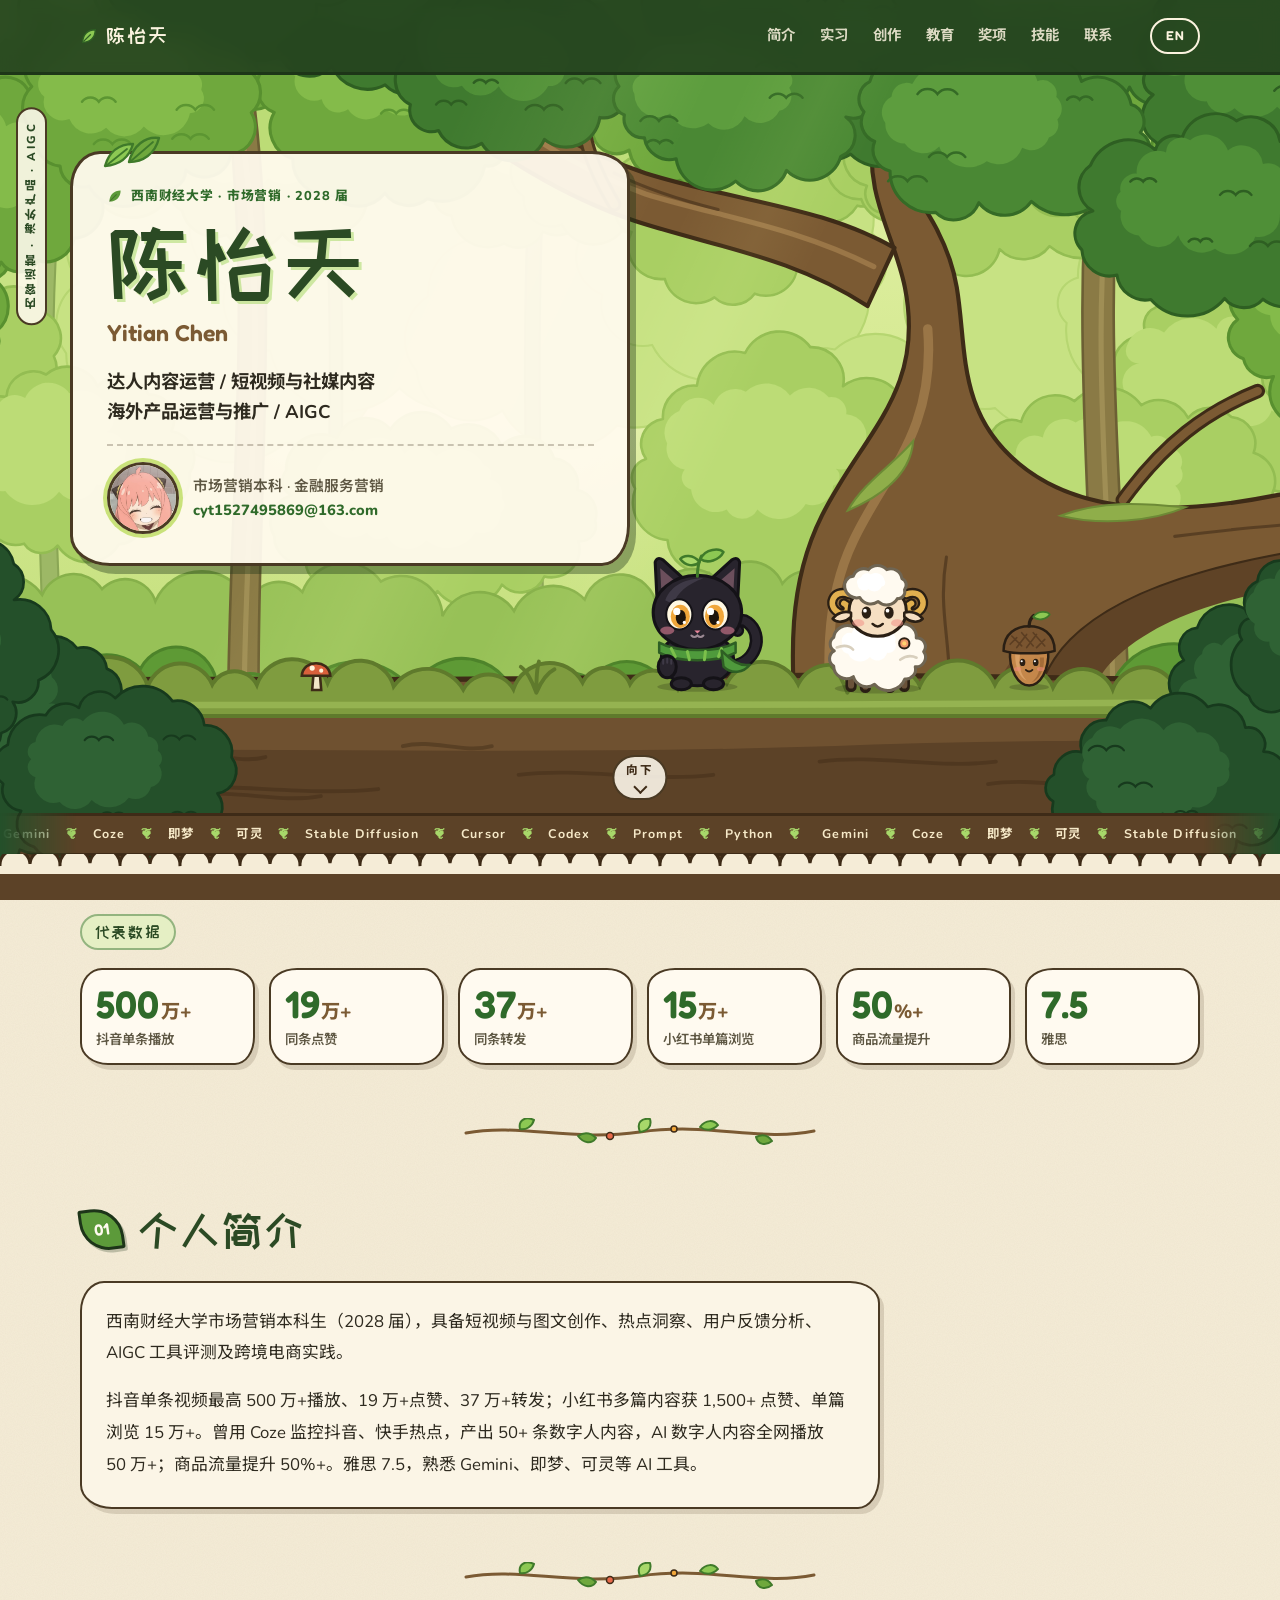
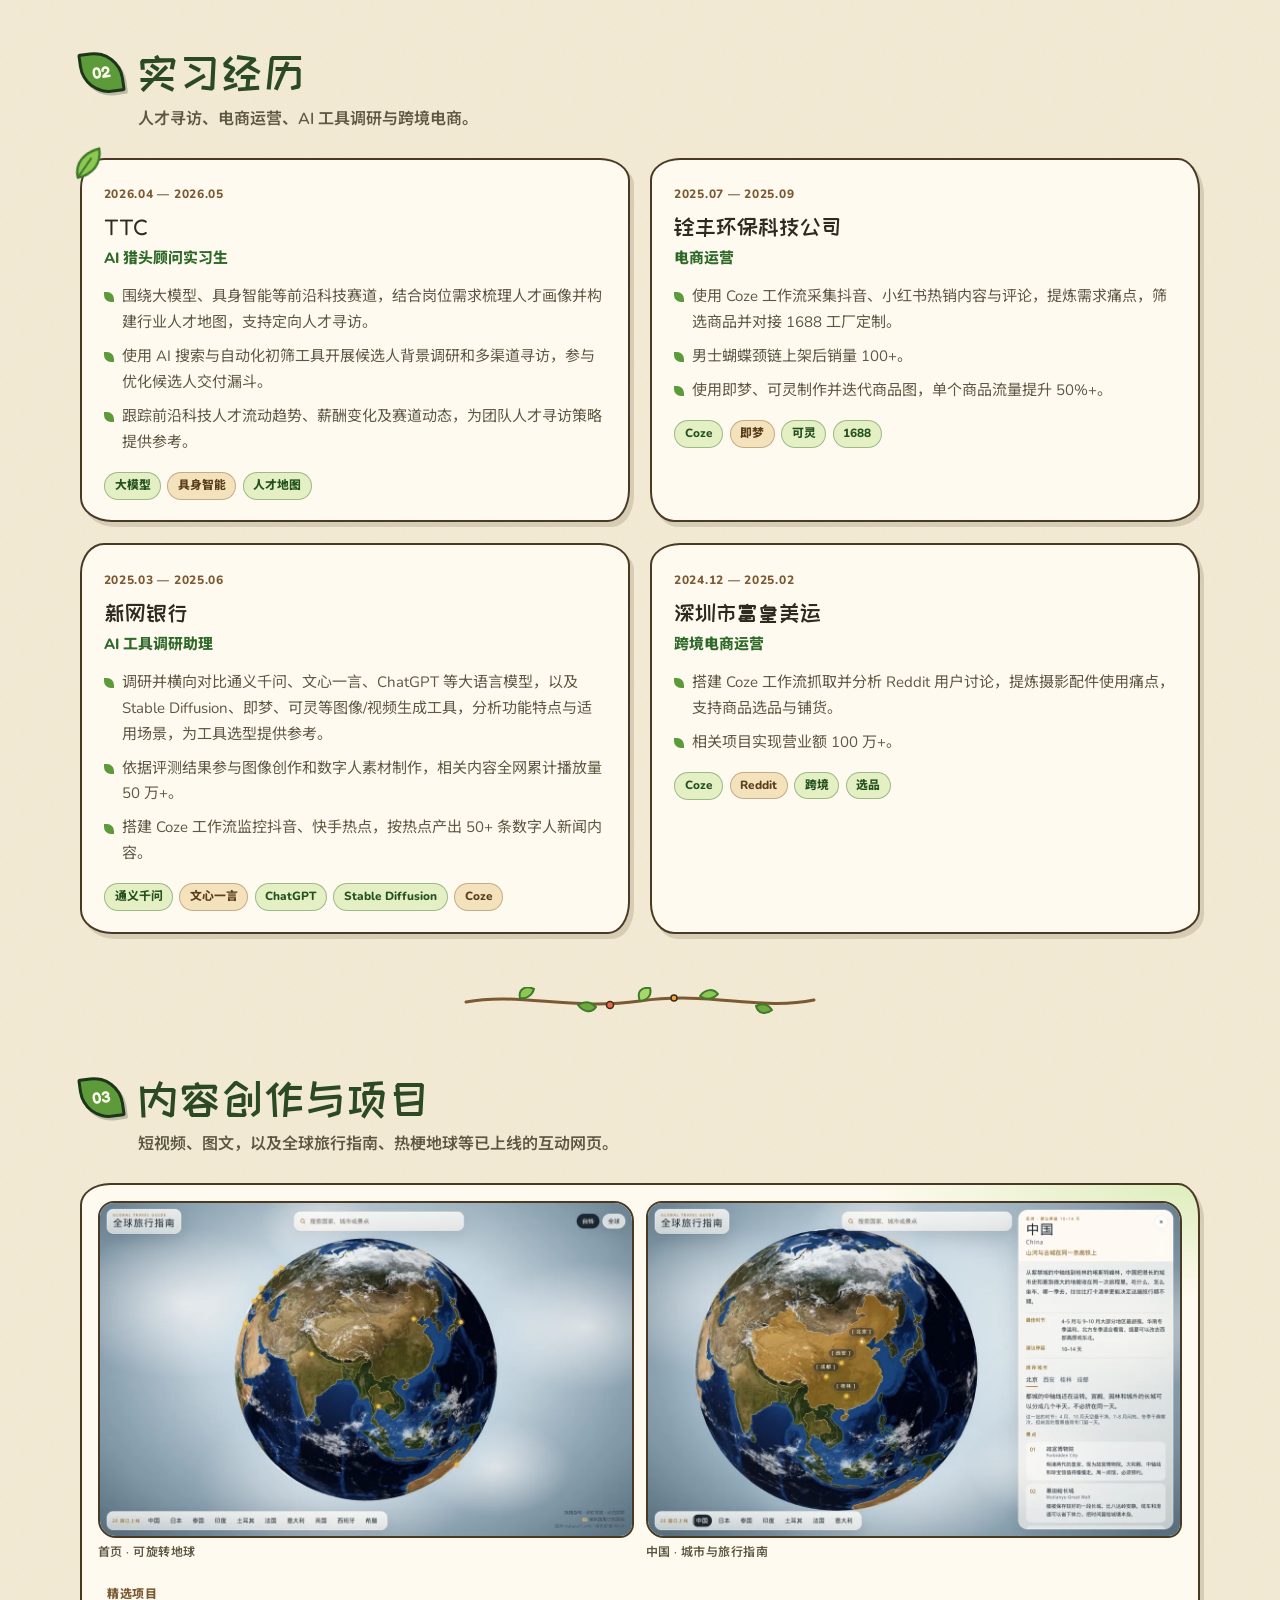
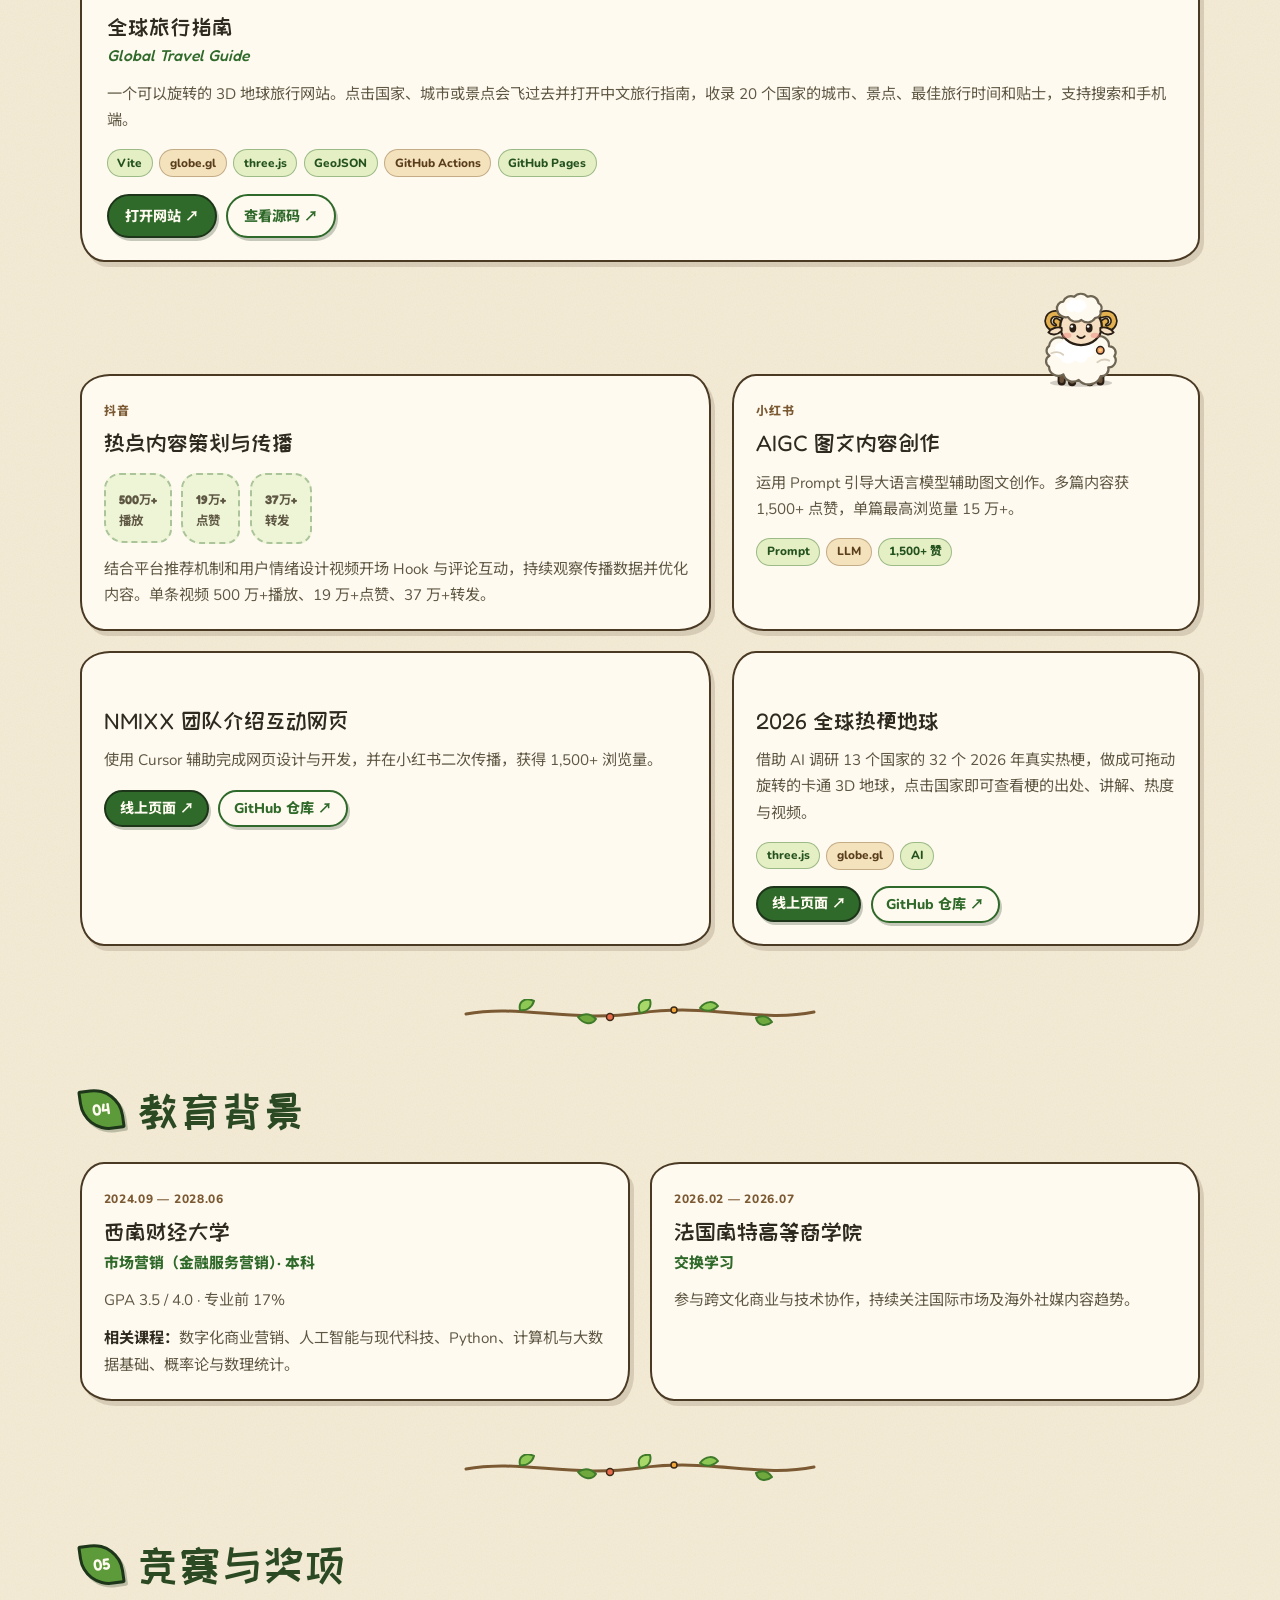
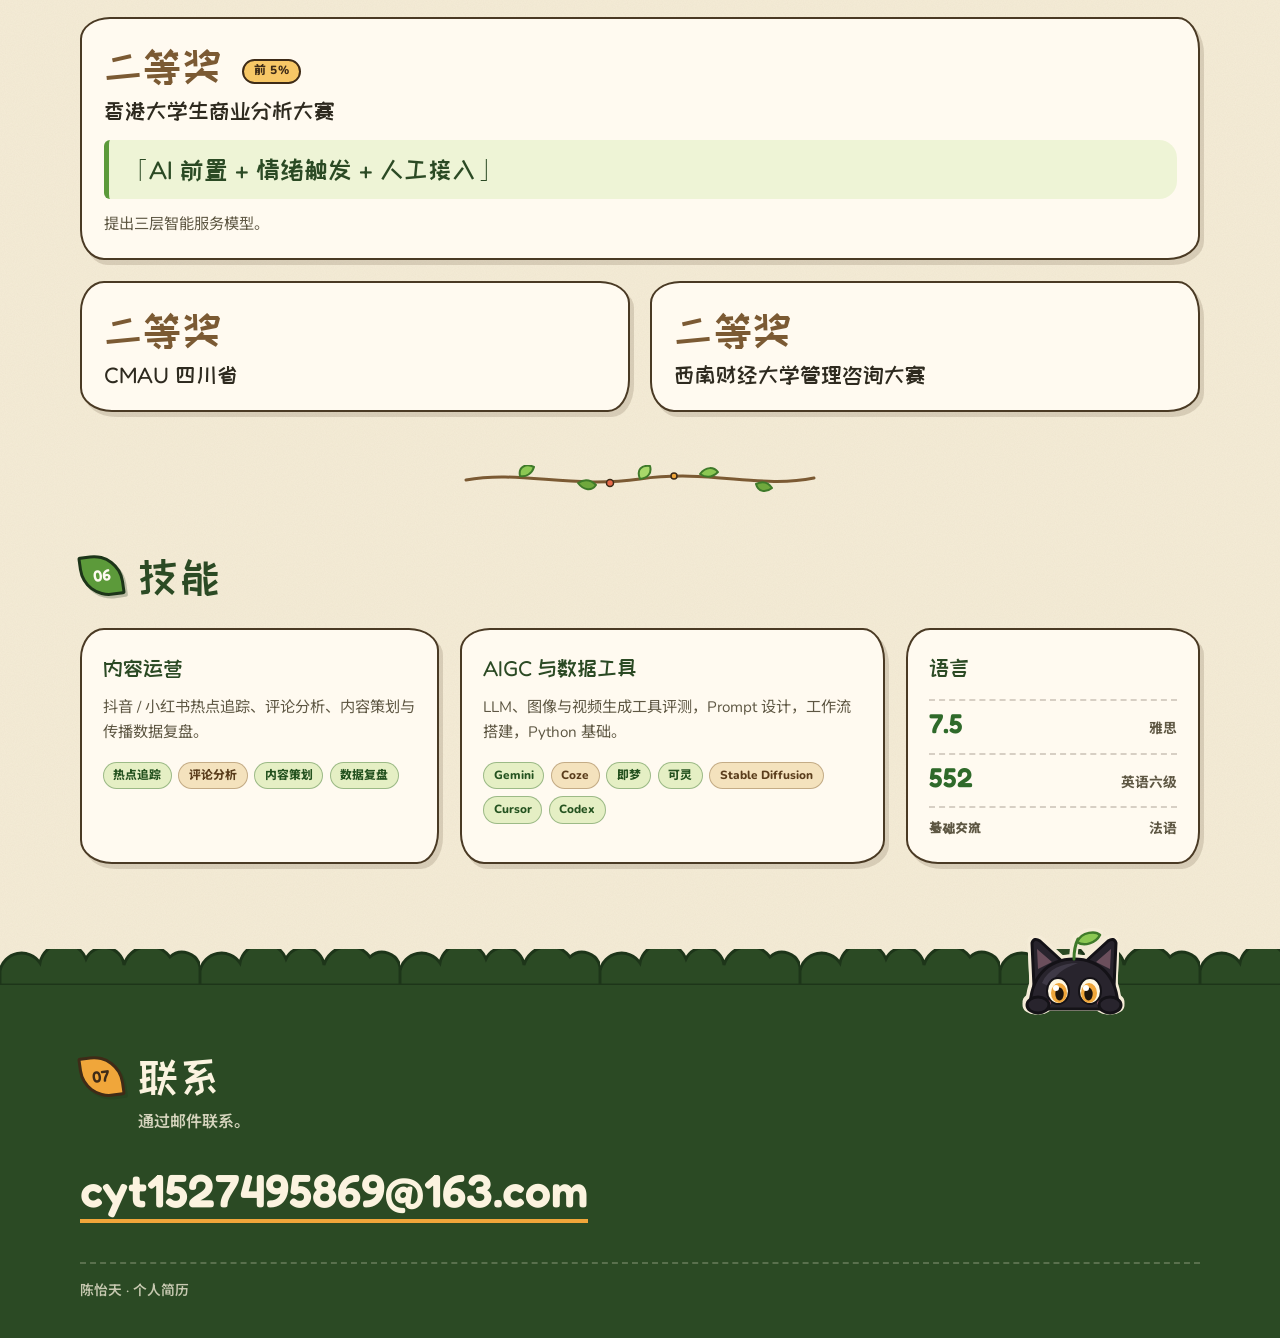
<file: index.html>
<!DOCTYPE html>
<html lang="zh-CN" class="lang-zh">
  <head>
    <meta charset="UTF-8" />
    <meta name="viewport" content="width=device-width, initial-scale=1, viewport-fit=cover" />
    <title>陈怡天 · 达人内容运营 / 海外产品运营</title>
    <meta
      name="description"
      content="陈怡天，西南财经大学市场营销本科生（2028届）。达人内容运营、短视频与社媒内容、海外产品运营与推广、AIGC。Yitian Chen — creator content, short video, overseas product growth, and AIGC."
    />
    <meta name="theme-color" content="#2f5a2a" />
    <link rel="canonical" href="https://duimalves94-beep.github.io/duimalves94-beep/" />
    <meta property="og:title" content="陈怡天 · 达人内容运营 / 海外产品运营" />
    <meta
      property="og:description"
      content="达人内容运营 / 短视频与社媒内容 · 海外产品运营与推广 / AIGC"
    />
    <meta property="og:type" content="website" />
    <meta property="og:url" content="https://duimalves94-beep.github.io/duimalves94-beep/" />
    <meta property="og:image" content="https://duimalves94-beep.github.io/duimalves94-beep/avatar.jpg" />
    <link rel="icon" href="data:image/svg+xml,%3Csvg xmlns='http://www.w3.org/2000/svg' viewBox='0 0 32 32'%3E%3Crect width='32' height='32' rx='9' fill='%23f5ecd7'/%3E%3Cpath d='M7 14 6 5l7 5zM25 14l1-9-7 5z' fill='%2328242d'/%3E%3Cellipse cx='16' cy='18' rx='10' ry='9' fill='%2328242d'/%3E%3Ccircle cx='12' cy='18' r='2.6' fill='%23f0a63a'/%3E%3Ccircle cx='20' cy='18' r='2.6' fill='%23f0a63a'/%3E%3Cpath d='M16 9c0-3 2-5 5-5-1 3-3 4-5 5z' fill='%238cc853'/%3E%3C/svg%3E" />
    <link rel="preconnect" href="https://fonts.googleapis.com" />
    <link rel="preconnect" href="https://fonts.gstatic.com" crossorigin />
    <link
      href="https://fonts.googleapis.com/css2?family=Fredoka:wght@500;600&family=Nunito:wght@400;600;700;800&family=Noto+Sans+SC:wght@400;500;700&family=ZCOOL+KuaiLe&display=swap"
      rel="stylesheet"
    />
    <link rel="stylesheet" href="styles.css" />
    <script>
      (function () {
        document.documentElement.classList.add("js");
        try {
          if (localStorage.getItem("resume-lang") === "en") {
            document.documentElement.classList.remove("lang-zh");
            document.documentElement.classList.add("lang-en");
            document.documentElement.lang = "en";
            document.title = "Yitian Chen · Creator Content & Overseas Product Ops";
          }
        } catch (e) {}
      })();
    </script>
  </head>
  <body>
    <a class="skip-link" href="#main">
      <span class="zh">跳到正文</span>
      <span class="en">Skip to content</span>
    </a>
    <div class="progress" aria-hidden="true"></div>

    <header class="site-header">
      <div class="site-header-inner">
        <a class="brand" href="#top">陈怡天</a>
        <nav class="site-nav" aria-label="Primary">
          <a href="#about"><span class="zh">简介</span><span class="en">Profile</span></a>
          <a href="#experience"><span class="zh">实习</span><span class="en">Experience</span></a>
          <a href="#work"><span class="zh">创作</span><span class="en">Work</span></a>
          <a href="#education"><span class="zh">教育</span><span class="en">Education</span></a>
          <a href="#awards"><span class="zh">奖项</span><span class="en">Awards</span></a>
          <a href="#skills"><span class="zh">技能</span><span class="en">Skills</span></a>
          <a href="#contact"><span class="zh">联系</span><span class="en">Contact</span></a>
        </nav>
        <button type="button" class="lang-switch" id="lang-toggle" aria-pressed="false" aria-label="切换到英文">
          <span class="zh">EN</span>
          <span class="en">中文</span>
        </button>
      </div>
    </header>

    <main id="main">
      <section class="hero" id="top" tabindex="-1">
        <div class="forest" aria-hidden="true">
          <div class="lyr lyr-sky"></div>
          <div class="lyr lyr-far" data-depth="0.12"><svg class="lyr-svg" viewBox="0 0 1440 900" preserveAspectRatio="xMidYMax slice" aria-hidden="true" focusable="false"><path d="M46 243.3A43.8 43.8 0 0 1 95.2 299A34.6 34.6 0 0 1 75 353.2A59.6 59.6 0 0 1 -4.8 395.8A44.3 44.3 0 0 1 -83 406.3A55.8 55.8 0 0 1 -162.2 353A25.6 25.6 0 0 1 -167.6 312.8A55.4 55.4 0 0 1 -123.6 239.6A48.7 48.7 0 0 1 -38.2 224.5A52.5 52.5 0 0 1 46 243.3Z" fill="#c7e283" stroke="#b6d671" stroke-width="2"/><path d="M306.3 294.4A51.8 51.8 0 0 1 301.1 372.2A74 74 0 0 1 219.8 463.9A48.4 48.4 0 0 1 150.6 442.9A60.9 60.9 0 0 1 49.8 402.3A58.4 58.4 0 0 1 31.7 313.3A63.5 63.5 0 0 1 95 244.3A41.2 41.2 0 0 1 152.5 212.9A54.4 54.4 0 0 1 236.9 214.4A66.1 66.1 0 0 1 306.3 294.4Z" fill="#c7e283" stroke="#b6d671" stroke-width="2"/><path d="M167.1 363.6A47.3 47.3 0 0 1 179.3 295.3A63.1 63.1 0 0 1 195.8 204.6A83.1 83.1 0 0 1 319.8 179A84.8 84.8 0 0 1 449.1 215.7A54.1 54.1 0 0 1 486.2 296.8A55.6 55.6 0 0 1 468.1 378.2A73.1 73.1 0 0 1 378.9 449.5A81.6 81.6 0 0 1 251.4 419.4A60.5 60.5 0 0 1 167.1 363.6Z" fill="#c7e283" stroke="#b6d671" stroke-width="2"/><path d="M597.6 199.8A70.7 70.7 0 0 1 651.9 301.2A38.3 38.3 0 0 1 611.7 356.4A73.2 73.2 0 0 1 488.2 397.3A73.2 73.2 0 0 1 363.7 361A48.1 48.1 0 0 1 321.1 297.7A61.7 61.7 0 0 1 307.5 195.3A59.4 59.4 0 0 1 386.8 153.1A81.5 81.5 0 0 1 522.1 140.6A61.4 61.4 0 0 1 597.6 199.8Z" fill="#c7e283" stroke="#b6d671" stroke-width="2"/><path d="M571.8 252.9A59.2 59.2 0 0 1 662.6 229.6A74.2 74.2 0 0 1 780 262.3A39.2 39.2 0 0 1 822.7 314A48.8 48.8 0 0 1 779.6 379.3A66.1 66.1 0 0 1 697.9 433.1A67.7 67.7 0 0 1 587.6 418.9A52.8 52.8 0 0 1 504.9 381A48.8 48.8 0 0 1 516.1 308.4A52.2 52.2 0 0 1 571.8 252.9Z" fill="#c7e283" stroke="#b6d671" stroke-width="2"/><path d="M731.7 355.6A40.3 40.3 0 0 1 683.7 307A39.1 39.1 0 0 1 672.1 240.7A51.1 51.1 0 0 1 738.7 189.1A56.5 56.5 0 0 1 822.8 153.7A44.6 44.6 0 0 1 885.6 171.2A63 63 0 0 1 943.6 248.2A36.5 36.5 0 0 1 941.3 307.1A77 77 0 0 1 827.6 374.3A61.7 61.7 0 0 1 731.7 355.6Z" fill="#c7e283" stroke="#b6d671" stroke-width="2"/><path d="M804.9 466A29.4 29.4 0 0 1 822.7 425.8A71.1 71.1 0 0 1 907.7 359.9A58.6 58.6 0 0 1 996.2 371.7A48.9 48.9 0 0 1 1077.8 393.1A47 47 0 0 1 1079 473.3A41 41 0 0 1 1044.4 525.6A62.5 62.5 0 0 1 956.3 561.4A40.6 40.6 0 0 1 888 542.2A73.2 73.2 0 0 1 804.9 466Z" fill="#c7e283" stroke="#b6d671" stroke-width="2"/><path d="M1195.8 401.4A86.8 86.8 0 0 1 1062.2 416.4A60 60 0 0 1 992.5 361.7A63.4 63.4 0 0 1 1001.3 265.7A47.1 47.1 0 0 1 1055.9 202A48.6 48.6 0 0 1 1139 177.1A60.5 60.5 0 0 1 1222.4 226.8A40.7 40.7 0 0 1 1252.3 293.1A42.6 42.6 0 0 1 1273.3 358.1A56.3 56.3 0 0 1 1195.8 401.4Z" fill="#c7e283" stroke="#b6d671" stroke-width="2"/><path d="M1291.8 240.7A61.3 61.3 0 0 1 1389.4 284.5A38.6 38.6 0 0 1 1395.9 351.2A32.4 32.4 0 0 1 1377.5 404.4A53.7 53.7 0 0 1 1286.1 425A61.7 61.7 0 0 1 1195.6 402.6A60.7 60.7 0 0 1 1131.1 334.3A25.2 25.2 0 0 1 1142 290.8A62.6 62.6 0 0 1 1221.1 228.8A43.5 43.5 0 0 1 1291.8 240.7Z" fill="#c7e283" stroke="#b6d671" stroke-width="2"/><path d="M1532.9 359.7A39.3 39.3 0 0 1 1556.3 414.6A68.3 68.3 0 0 1 1536.6 532.5A50.2 50.2 0 0 1 1467.3 574.7A44.8 44.8 0 0 1 1398.4 561.7A72.9 72.9 0 0 1 1313.1 489.3A46.3 46.3 0 0 1 1313.6 415.9A56.8 56.8 0 0 1 1355 340A48.3 48.3 0 0 1 1433.4 323.1A65.5 65.5 0 0 1 1532.9 359.7Z" fill="#c7e283" stroke="#b6d671" stroke-width="2"/><path d="M140 900 C160 640 120 420 150 160 L166 160 C136 420 176 640 160 900Z" fill="#9db866" stroke="#8aa655" stroke-width="2"/><path d="M420 900 C406 640 434 420 413 160 L425 160 C446 420 418 640 436 900Z" fill="#9db866" stroke="#8aa655" stroke-width="2"/><path d="M610 900 C620 640 600 420 615 160 L629 160 C614 420 634 640 628 900Z" fill="#9db866" stroke="#8aa655" stroke-width="2"/><path d="M1010 900 C998 640 1022 420 1004 160 L1017 160 C1035 420 1011 640 1027 900Z" fill="#9db866" stroke="#8aa655" stroke-width="2"/><path d="M1260 900 C1278 640 1242 420 1269 160 L1285 160 C1258 420 1294 640 1280 900Z" fill="#9db866" stroke="#8aa655" stroke-width="2"/><path d="M1380 900 C1372 640 1388 420 1376 160 L1386 160 C1398 420 1382 640 1394 900Z" fill="#9db866" stroke="#8aa655" stroke-width="2"/><path d="M-88.2 81.5A22.2 22.2 0 0 1 -87.5 44.2A32.5 32.5 0 0 1 -55.3 2A23.5 23.5 0 0 1 -18.8 0.1A40 40 0 0 1 41 4.8A18.8 18.8 0 0 1 64.3 22.5A29.4 29.4 0 0 1 90.8 63.1A25.8 25.8 0 0 1 99.4 101.3A25.1 25.1 0 0 1 89 136.8A25.8 25.8 0 0 1 63.5 166.9A33.9 33.9 0 0 1 5.1 159.5A26.1 26.1 0 0 1 -39.9 160.3A23.2 23.2 0 0 1 -74.7 138A33 33 0 0 1 -88.2 81.5Z" fill="#a9cf63" stroke="#93bd52" stroke-width="2.5" stroke-linejoin="round"/><path d="M63.9 58.8A25.3 25.3 0 0 1 45.6 91.9A19 19 0 0 1 20 105.2A23.2 23.2 0 0 1 -13.1 114.2A26.8 26.8 0 0 1 -52.8 99.9A22.6 22.6 0 0 1 -77 70A18.9 18.9 0 0 1 -65.9 43.7A13 13 0 0 1 -56.1 23.1A27.4 27.4 0 0 1 -11.5 21A21.4 21.4 0 0 1 20.9 14.9A19 19 0 0 1 42.7 34.4A22 22 0 0 1 63.9 58.8Z" fill="#bcdc76"/><path d="M68 241.8A22.2 22.2 0 0 1 35.1 236.7A33.2 33.2 0 0 1 1.5 201.5A27.8 27.8 0 0 1 -13.5 154.4A25.6 25.6 0 0 1 -36.9 119.7A32 32 0 0 1 -14.2 71.4A27.6 27.6 0 0 1 9.7 30.2A31.4 31.4 0 0 1 55.2 5.7A23 23 0 0 1 91.6 17.5A25.2 25.2 0 0 1 124.1 46.7A35.8 35.8 0 0 1 177.6 68.6A32.6 32.6 0 0 1 168.3 116.1A22.3 22.3 0 0 1 180 150.8A29.3 29.3 0 0 1 154 191.9A32.6 32.6 0 0 1 116.1 224.9A29 29 0 0 1 68 241.8Z" fill="#a9cf63" stroke="#93bd52" stroke-width="2.5" stroke-linejoin="round"/><path d="M108.4 59A15.3 15.3 0 0 1 113.9 81.7A22.1 22.1 0 0 1 134.4 107.3A16.9 16.9 0 0 1 120.5 130.2A23.7 23.7 0 0 1 87.4 154.5A19.3 19.3 0 0 1 55.2 162.1A23.2 23.2 0 0 1 19 149.4A15.7 15.7 0 0 1 0 134.4A22.7 22.7 0 0 1 -19.1 101.8A15.6 15.6 0 0 1 -4 84.2A16.3 16.3 0 0 1 12.8 63.7A15.7 15.7 0 0 1 36.7 54.9A26.5 26.5 0 0 1 80.6 46.9A19.8 19.8 0 0 1 108.4 59Z" fill="#bcdc76"/><path d="M119.5 186.2A25.9 25.9 0 0 1 90.6 158.7A22.5 22.5 0 0 1 100.5 123.8A22 22 0 0 1 100.7 90A33 33 0 0 1 146.1 70.6A40.6 40.6 0 0 1 208.1 65.6A30.8 30.8 0 0 1 260.5 74.6A30.3 30.3 0 0 1 305.2 90.8A19.9 19.9 0 0 1 319 117A21.2 21.2 0 0 1 319.7 153.3A27.1 27.1 0 0 1 286.2 184.6A19.7 19.7 0 0 1 268.1 207.9A40.1 40.1 0 0 1 198.7 216.8A29.4 29.4 0 0 1 149.8 217A27.5 27.5 0 0 1 119.5 186.2Z" fill="#a9cf63" stroke="#93bd52" stroke-width="2.5" stroke-linejoin="round"/><path d="M218.8 84.1A26.6 26.6 0 0 1 257 94.3A13.8 13.8 0 0 1 259.5 115.7A9.3 9.3 0 0 1 255.1 130.9A16.5 16.5 0 0 1 238.9 154.2A25.1 25.1 0 0 1 196.1 160.1A21 21 0 0 1 161.7 157.7A22.1 22.1 0 0 1 128.9 151.3A16.6 16.6 0 0 1 116.2 129.7A17.3 17.3 0 0 1 105.2 103.2A28.9 28.9 0 0 1 150 91.3A16.6 16.6 0 0 1 172.2 78.5A31.1 31.1 0 0 1 218.8 84.1Z" fill="#bcdc76"/><path d="M178.3 66.3A14.9 14.9 0 0 1 184 42.6A39.7 39.7 0 0 1 248.9 25.5A37.2 37.2 0 0 1 303.3 21.6A47.7 47.7 0 0 1 376.9 27.4A36.1 36.1 0 0 1 428.7 45.7A25.9 25.9 0 0 1 453.2 79.9A25 25 0 0 1 433.4 111.6A21.7 21.7 0 0 1 408.5 132.8A18.3 18.3 0 0 1 399.4 163A45.4 45.4 0 0 1 322.8 174.2A44.1 44.1 0 0 1 253.6 163.3A30.2 30.2 0 0 1 208.6 154.4A26.5 26.5 0 0 1 170.2 129.8A21.4 21.4 0 0 1 172.8 95.4A19.3 19.3 0 0 1 178.3 66.3Z" fill="#a9cf63" stroke="#93bd52" stroke-width="2.5" stroke-linejoin="round"/><path d="M358.5 53.4A12.6 12.6 0 0 1 368.4 71.5A10.5 10.5 0 0 1 361.7 88.9A13.9 13.9 0 0 1 350.1 106.9A27.9 27.9 0 0 1 306.4 118.9A25.6 25.6 0 0 1 267.5 121A25.5 25.5 0 0 1 225.9 108.3A17.3 17.3 0 0 1 198.2 95.7A19.2 19.2 0 0 1 175 77.4A18.3 18.3 0 0 1 203.9 66.3A16 16 0 0 1 225 48.7A36.5 36.5 0 0 1 283.5 37.6A21.8 21.8 0 0 1 316.9 42.2A26.4 26.4 0 0 1 358.5 53.4Z" fill="#bcdc76"/><path d="M278.7 226.1A20 20 0 0 1 274.3 192.9A17.2 17.2 0 0 1 271.8 162.3A25.6 25.6 0 0 1 276.7 124.2A30.3 30.3 0 0 1 320.2 106.5A33.1 33.1 0 0 1 373.8 94.6A34.2 34.2 0 0 1 429.4 117.4A15.5 15.5 0 0 1 446.8 138.7A30.6 30.6 0 0 1 472.4 178.2A18.3 18.3 0 0 1 452.3 200.9A30 30 0 0 1 432.6 245.5A34.1 34.1 0 0 1 375.4 248.1A33.2 33.2 0 0 1 321.9 249.3A32.7 32.7 0 0 1 278.7 226.1Z" fill="#a9cf63" stroke="#93bd52" stroke-width="2.5" stroke-linejoin="round"/><path d="M317.6 130.7A21.1 21.1 0 0 1 347.8 120.3A29.8 29.8 0 0 1 391.5 128.9A15.4 15.4 0 0 1 415.1 142.7A13.1 13.1 0 0 1 412.1 162.8A12.1 12.1 0 0 1 405.7 183A29.8 29.8 0 0 1 361.7 195.4A23.4 23.4 0 0 1 326.6 198.1A17.5 17.5 0 0 1 301.8 182.9A19 19 0 0 1 279.8 162.5A12.5 12.5 0 0 1 289.2 145A20.1 20.1 0 0 1 317.6 130.7Z" fill="#bcdc76"/><path d="M530.4 11.9A35.3 35.3 0 0 1 587.5 30.4A14.9 14.9 0 0 1 586.5 55.6A19.4 19.4 0 0 1 594.5 84.5A19.6 19.6 0 0 1 581.1 113A22.8 22.8 0 0 1 557.5 141.8A27.8 27.8 0 0 1 509.5 152.9A43.9 43.9 0 0 1 443.7 153A23.1 23.1 0 0 1 414.2 133.9A31.3 31.3 0 0 1 371 113.6A28.2 28.2 0 0 1 380.1 70.4A17.2 17.2 0 0 1 379.9 43.6A30.8 30.8 0 0 1 426.5 18A26.6 26.6 0 0 1 471.9 13.7A38 38 0 0 1 530.4 11.9Z" fill="#a9cf63" stroke="#93bd52" stroke-width="2.5" stroke-linejoin="round"/><path d="M435.7 36.1A20.3 20.3 0 0 1 468.8 26.4A34.9 34.9 0 0 1 522.5 31.9A14.7 14.7 0 0 1 543.2 41.1A16.1 16.1 0 0 1 558.9 64.6A15.1 15.1 0 0 1 539 81.2A24.5 24.5 0 0 1 508.4 100.8A23.3 23.3 0 0 1 472.4 97.6A26.7 26.7 0 0 1 431.9 96.8A23.5 23.5 0 0 1 397.5 88.1A16.1 16.1 0 0 1 396.1 63.1A13.1 13.1 0 0 1 406.2 46.6A21.5 21.5 0 0 1 435.7 36.1Z" fill="#bcdc76"/><path d="M626.4 246.4A25.9 25.9 0 0 1 589 257.7A35.4 35.4 0 0 1 538.5 231.1A20.2 20.2 0 0 1 523.9 200.7A24 24 0 0 1 513 167.2A28.7 28.7 0 0 1 519 121.5A27.6 27.6 0 0 1 548.4 83.8A20.5 20.5 0 0 1 578.7 67.2A32.1 32.1 0 0 1 630.2 82.8A32.2 32.2 0 0 1 678.8 97.2A25.1 25.1 0 0 1 701.5 133.4A37.2 37.2 0 0 1 686.1 186.8A25.1 25.1 0 0 1 671 222.5A31.4 31.4 0 0 1 626.4 246.4Z" fill="#a9cf63" stroke="#93bd52" stroke-width="2.5" stroke-linejoin="round"/><path d="M544.3 111.1A14 14 0 0 1 565 98.2A20.3 20.3 0 0 1 600.1 93.8A22.7 22.7 0 0 1 635.3 108.4A17.2 17.2 0 0 1 649.6 135.4A13.7 13.7 0 0 1 636.5 155.2A20.1 20.1 0 0 1 614.5 182.7A23.9 23.9 0 0 1 578.2 183.7A22.8 22.8 0 0 1 539.7 175.2A14.5 14.5 0 0 1 529 156.7A13.6 13.6 0 0 1 518 136.8A23.7 23.7 0 0 1 544.3 111.1Z" fill="#bcdc76"/><path d="M607.9 212.6A28.6 28.6 0 0 1 602.4 170.5A16.7 16.7 0 0 1 600.4 142.4A32.9 32.9 0 0 1 618.3 93.3A32.1 32.1 0 0 1 673.7 85.9A17.9 17.9 0 0 1 704.6 81.3A40.2 40.2 0 0 1 765.2 101.8A16 16 0 0 1 772.4 125A28.7 28.7 0 0 1 787.7 171.3A19 19 0 0 1 770.6 198.7A27.6 27.6 0 0 1 733.3 228.6A22.5 22.5 0 0 1 702.7 245.5A34.4 34.4 0 0 1 644.7 239.4A26.7 26.7 0 0 1 607.9 212.6Z" fill="#a9cf63" stroke="#93bd52" stroke-width="2.5" stroke-linejoin="round"/><path d="M738.3 145.4A11.6 11.6 0 0 1 726.4 161.6A15.3 15.3 0 0 1 716.1 183.1A30 30 0 0 1 670.3 185.4A24.5 24.5 0 0 1 627.6 179.9A18.6 18.6 0 0 1 615.6 155A14.5 14.5 0 0 1 610.6 132.3A13.8 13.8 0 0 1 627 115.3A19.4 19.4 0 0 1 657.5 102.1A24.2 24.2 0 0 1 698.1 97.9A17.5 17.5 0 0 1 721.9 117.8A18.2 18.2 0 0 1 738.3 145.4Z" fill="#bcdc76"/><path d="M716 174A16.8 16.8 0 0 1 722.9 148.5A30.8 30.8 0 0 1 766.2 121.1A28.1 28.1 0 0 1 813.2 116.1A34 34 0 0 1 872.2 130.3A33.9 33.9 0 0 1 914.3 166A24 24 0 0 1 903.5 199.8A26.2 26.2 0 0 1 897.2 246.3A23.9 23.9 0 0 1 871.8 277.1A30.5 30.5 0 0 1 830.5 306.1A26 26 0 0 1 791.7 309.7A31.1 31.1 0 0 1 743.9 291.9A31.6 31.6 0 0 1 711.8 246.7A18.5 18.5 0 0 1 700.1 217.9A28.1 28.1 0 0 1 716 174Z" fill="#a9cf63" stroke="#93bd52" stroke-width="2.5" stroke-linejoin="round"/><path d="M747.2 156A28 28 0 0 1 788.3 136A15.2 15.2 0 0 1 813 140.4A26 26 0 0 1 849.3 167.9A12.9 12.9 0 0 1 858.2 186.1A16.7 16.7 0 0 1 845.1 209.2A22.6 22.6 0 0 1 820.9 235.7A19.4 19.4 0 0 1 786.7 234.3A21.7 21.7 0 0 1 750.8 239.6A22.4 22.4 0 0 1 722.3 217.9A16 16 0 0 1 718.6 192A13.5 13.5 0 0 1 719.3 168.4A19.1 19.1 0 0 1 747.2 156Z" fill="#bcdc76"/><path d="M979.4 123.7A21.4 21.4 0 0 1 1000.4 149.2A19.3 19.3 0 0 1 1008.2 180.3A31 31 0 0 1 958.7 202A23.6 23.6 0 0 1 929.4 221.3A35.2 35.2 0 0 1 877.6 230.7A29.5 29.5 0 0 1 834.1 223.2A45.9 45.9 0 0 1 765.8 210.2A23.6 23.6 0 0 1 747.5 180.9A21.3 21.3 0 0 1 719.5 158.4A29.5 29.5 0 0 1 754.7 124.5A25.1 25.1 0 0 1 778.5 94.8A24.1 24.1 0 0 1 813.3 81.1A37.6 37.6 0 0 1 873.4 75.3A34.7 34.7 0 0 1 930.9 72.8A27.2 27.2 0 0 1 960.1 102.2A17.5 17.5 0 0 1 979.4 123.7Z" fill="#a9cf63" stroke="#93bd52" stroke-width="2.5" stroke-linejoin="round"/><path d="M872.9 182.8A27.3 27.3 0 0 1 826.2 180.5A24 24 0 0 1 786.8 165.1A10.2 10.2 0 0 1 775.2 154.3A12.5 12.5 0 0 1 765.3 136A12 12 0 0 1 762 115.1A17.3 17.3 0 0 1 787 98.6A35.7 35.7 0 0 1 842.6 97.7A17.3 17.3 0 0 1 870.3 92.4A25.7 25.7 0 0 1 906.1 108.1A13.2 13.2 0 0 1 924.9 119A15.7 15.7 0 0 1 931.3 141.1A13.5 13.5 0 0 1 919.2 157.3A13.3 13.3 0 0 1 905.8 171.8A20.7 20.7 0 0 1 872.9 182.8Z" fill="#bcdc76"/><path d="M1099.6 165.8A31.5 31.5 0 0 1 1051.3 184.4A23.5 23.5 0 0 1 1038.6 219.9A32.8 32.8 0 0 1 987.9 225.4A32.1 32.1 0 0 1 933.2 215A31.4 31.4 0 0 1 900.8 177A26.5 26.5 0 0 1 872.7 148.5A27.4 27.4 0 0 1 884.1 106A30.5 30.5 0 0 1 871 57.6A30.5 30.5 0 0 1 913.6 35A26 26 0 0 1 939.8 -0.8A27.6 27.6 0 0 1 983.2 -3.8A36.6 36.6 0 0 1 1033.1 19.2A33.7 33.7 0 0 1 1082.3 27.1A27.9 27.9 0 0 1 1100.4 67.8A27.4 27.4 0 0 1 1115.5 110.6A33.5 33.5 0 0 1 1099.6 165.8Z" fill="#a9cf63" stroke="#93bd52" stroke-width="2.5" stroke-linejoin="round"/><path d="M954.9 30.4A16.6 16.6 0 0 1 983.4 26.7A25.5 25.5 0 0 1 1022.1 44.2A15.6 15.6 0 0 1 1038 60.8A15.6 15.6 0 0 1 1053.7 80.3A22.4 22.4 0 0 1 1031.7 109.2A16.6 16.6 0 0 1 1019.3 130.2A19.3 19.3 0 0 1 988.3 138.8A28.7 28.7 0 0 1 944.6 142.1A22.9 22.9 0 0 1 912.2 131.2A16.1 16.1 0 0 1 908.7 107.8A17.7 17.7 0 0 1 897.2 79.1A14.8 14.8 0 0 1 907.5 56.5A10.8 10.8 0 0 1 922.4 46.1A20.4 20.4 0 0 1 954.9 30.4Z" fill="#bcdc76"/><path d="M1066.5 263.2A32.6 32.6 0 0 1 1017.3 284A26.6 26.6 0 0 1 994.8 250.9A28.9 28.9 0 0 1 954.2 228.4A18.7 18.7 0 0 1 938.7 202.2A28.1 28.1 0 0 1 919.6 161.5A25.2 25.2 0 0 1 924.8 120.5A30.7 30.7 0 0 1 975.9 111.4A25.1 25.1 0 0 1 1013.5 93.1A27.2 27.2 0 0 1 1055.3 83.9A25.1 25.1 0 0 1 1099.7 80.8A32.8 32.8 0 0 1 1153.2 78.2A27.7 27.7 0 0 1 1192.6 104.3A30.7 30.7 0 0 1 1212.9 148.3A29.6 29.6 0 0 1 1203.9 190.6A26 26 0 0 1 1202.9 228.6A14.2 14.2 0 0 1 1188.5 248.5A49.7 49.7 0 0 1 1114.7 260.3A31.7 31.7 0 0 1 1066.5 263.2Z" fill="#a9cf63" stroke="#93bd52" stroke-width="2.5" stroke-linejoin="round"/><path d="M1080.9 207.8A29.6 29.6 0 0 1 1036.8 200.5A19.5 19.5 0 0 1 1005.1 203.2A22.6 22.6 0 0 1 972.7 192.8A25 25 0 0 1 942.5 169.8A8.5 8.5 0 0 1 942.1 155.5A15.1 15.1 0 0 1 944 133.1A26.3 26.3 0 0 1 980.5 115.7A19.8 19.8 0 0 1 1008.8 103.4A22.6 22.6 0 0 1 1047 102.8A20.7 20.7 0 0 1 1083.7 102.3A16.1 16.1 0 0 1 1106 119.3A14.3 14.3 0 0 1 1128.5 131.1A12.1 12.1 0 0 1 1128.2 152.1A16.1 16.1 0 0 1 1138 173.7A15.5 15.5 0 0 1 1118.7 190.1A26.5 26.5 0 0 1 1080.9 207.8Z" fill="#bcdc76"/><path d="M1066.9 108.7A31.4 31.4 0 0 1 1114.8 95.6A25.1 25.1 0 0 1 1148.9 72.2A35.3 35.3 0 0 1 1203.1 78.6A31.7 31.7 0 0 1 1249.7 106.6A35.3 35.3 0 0 1 1300.7 132.8A16.7 16.7 0 0 1 1304.5 161.6A26.6 26.6 0 0 1 1288.2 205A27.5 27.5 0 0 1 1241.7 218.4A36.5 36.5 0 0 1 1186.3 226.8A30.9 30.9 0 0 1 1137 226.9A29.4 29.4 0 0 1 1092.2 203.9A27.4 27.4 0 0 1 1052.4 179.8A16.4 16.4 0 0 1 1041.9 154.7A35.6 35.6 0 0 1 1066.9 108.7Z" fill="#a9cf63" stroke="#93bd52" stroke-width="2.5" stroke-linejoin="round"/><path d="M1081.2 161.5A14 14 0 0 1 1063.3 146.2A18 18 0 0 1 1085.8 125.7A21.6 21.6 0 0 1 1114.6 110.9A23.3 23.3 0 0 1 1151.4 95.2A18.3 18.3 0 0 1 1177.5 104.4A25.3 25.3 0 0 1 1219.2 115.2A15.6 15.6 0 0 1 1223.5 137.8A11.5 11.5 0 0 1 1215.2 155.6A16.3 16.3 0 0 1 1202.7 178.1A29.7 29.7 0 0 1 1156.8 177.9A22.4 22.4 0 0 1 1119.2 180.8A25.6 25.6 0 0 1 1081.2 161.5Z" fill="#bcdc76"/><path d="M1379.3 137.7A25.9 25.9 0 0 1 1386.7 176.3A20.6 20.6 0 0 1 1378.3 206.6A23.9 23.9 0 0 1 1358.9 244.5A38 38 0 0 1 1299.5 261.1A20.6 20.6 0 0 1 1270.3 247.1A31.3 31.3 0 0 1 1230.7 222.8A17.3 17.3 0 0 1 1218.6 197.1A22.7 22.7 0 0 1 1220.2 156.9A23.5 23.5 0 0 1 1252.7 135.3A22.8 22.8 0 0 1 1280.3 114.8A34.4 34.4 0 0 1 1339.6 125.2A26.4 26.4 0 0 1 1379.3 137.7Z" fill="#a9cf63" stroke="#93bd52" stroke-width="2.5" stroke-linejoin="round"/><path d="M1258.7 143.6A32.3 32.3 0 0 1 1308 135.2A15.4 15.4 0 0 1 1327.8 147.1A21.2 21.2 0 0 1 1349.4 169.2A15 15 0 0 1 1340.5 192.2A23.8 23.8 0 0 1 1302.9 208.5A25.2 25.2 0 0 1 1264.8 211.4A26.3 26.3 0 0 1 1230.3 191.9A9.7 9.7 0 0 1 1229.3 175.5A16.3 16.3 0 0 1 1234.7 150.4A14 14 0 0 1 1258.7 143.6Z" fill="#bcdc76"/><path d="M1473.4 -0.9A19 19 0 0 1 1492 27A26.7 26.7 0 0 1 1518.5 65.3A22.2 22.2 0 0 1 1498.9 98.5A26.3 26.3 0 0 1 1491.5 144.9A32.2 32.2 0 0 1 1440.2 151.6A22.2 22.2 0 0 1 1412.3 173.4A34.1 34.1 0 0 1 1355.9 160.8A27 27 0 0 1 1319.6 143.6A31.7 31.7 0 0 1 1283.3 103.3A19.7 19.7 0 0 1 1272.4 76.1A33.8 33.8 0 0 1 1282.8 25.2A24.7 24.7 0 0 1 1317.9 16.2A28.1 28.1 0 0 1 1353.3 -17.2A38.2 38.2 0 0 1 1413.5 -16.2A35.3 35.3 0 0 1 1473.4 -0.9Z" fill="#a9cf63" stroke="#93bd52" stroke-width="2.5" stroke-linejoin="round"/><path d="M1363.3 11.4A25.8 25.8 0 0 1 1401.7 11.5A22.2 22.2 0 0 1 1432.3 22.7A15.8 15.8 0 0 1 1450.8 43A17.7 17.7 0 0 1 1460.6 71.1A12.1 12.1 0 0 1 1448.6 88.9A30.3 30.3 0 0 1 1404.2 102.4A25.6 25.6 0 0 1 1362.2 106A25.2 25.2 0 0 1 1324.9 99.6A25.3 25.3 0 0 1 1293.3 79.6A12.1 12.1 0 0 1 1295.1 59.5A12.1 12.1 0 0 1 1305.2 40.6A20.1 20.1 0 0 1 1336.8 25.1A20 20 0 0 1 1363.3 11.4Z" fill="#bcdc76"/><path d="M1509.9 58.7A21.5 21.5 0 0 1 1539.3 76.8A23.6 23.6 0 0 1 1568.7 97A41.5 41.5 0 0 1 1611.8 143.4A17.6 17.6 0 0 1 1614.3 173.9A32.7 32.7 0 0 1 1602 223.7A30.9 30.9 0 0 1 1556.1 251.4A31 31 0 0 1 1503.3 254.6A25 25 0 0 1 1466.8 251.8A28.9 28.9 0 0 1 1425.6 237A30 30 0 0 1 1401.5 190.7A28.1 28.1 0 0 1 1398.8 143A31.2 31.2 0 0 1 1430.5 101.5A24.4 24.4 0 0 1 1457.3 70.7A33.5 33.5 0 0 1 1509.9 58.7Z" fill="#a9cf63" stroke="#93bd52" stroke-width="2.5" stroke-linejoin="round"/><path d="M1531.7 181.7A23.7 23.7 0 0 1 1493.5 184.7A16.7 16.7 0 0 1 1466.1 184.4A21.1 21.1 0 0 1 1437.9 169.6A22.4 22.4 0 0 1 1410.4 150.8A21.6 21.6 0 0 1 1417.4 119.7A27.7 27.7 0 0 1 1447.8 91A26 26 0 0 1 1486.7 94.3A17.7 17.7 0 0 1 1513 98.2A26.4 26.4 0 0 1 1550.9 110.7A13.6 13.6 0 0 1 1548.7 131.2A14.5 14.5 0 0 1 1551.2 155.3A19.8 19.8 0 0 1 1531.7 181.7Z" fill="#bcdc76"/><path d="M-48 343.2A31.1 31.1 0 0 1 -23.7 303.5A27.4 27.4 0 0 1 18.7 291.8A22.1 22.1 0 0 1 48.4 271.9A43.3 43.3 0 0 1 103.7 302.3A28.3 28.3 0 0 1 144.5 323.9A26.2 26.2 0 0 1 155.1 366.2A27.6 27.6 0 0 1 136.7 405A21.9 21.9 0 0 1 145.4 439.1A37.2 37.2 0 0 1 87.9 463.6A28.8 28.8 0 0 1 40.2 475.7A22 22 0 0 1 3.9 464.2A21.9 21.9 0 0 1 -32.6 456.4A32.2 32.2 0 0 1 -76.2 426.1A31.3 31.3 0 0 1 -71.7 378.5A28.2 28.2 0 0 1 -48 343.2Z" fill="#a9cf63" stroke="#93bd52" stroke-width="2.5" stroke-linejoin="round"/><path d="M-49.1 382.7A17.2 17.2 0 0 1 -60.3 354.5A15.2 15.2 0 0 1 -45.3 335.5A17.5 17.5 0 0 1 -20.7 322.4A23.1 23.1 0 0 1 17.4 314A18.3 18.3 0 0 1 43.6 306.9A25.1 25.1 0 0 1 80.8 323.6A20.4 20.4 0 0 1 101 350.6A14.4 14.4 0 0 1 91.1 371.8A16.8 16.8 0 0 1 73.5 391.3A19.1 19.1 0 0 1 49.8 407.9A21.9 21.9 0 0 1 12.8 410A24.6 24.6 0 0 1 -24.1 398.3A20 20 0 0 1 -49.1 382.7Z" fill="#bcdc76"/><path d="M42.1 501.2A30.4 30.4 0 0 1 39.3 448.8A27.8 27.8 0 0 1 77.4 431A26.7 26.7 0 0 1 109.4 405.7A26.2 26.2 0 0 1 147.7 384A31.8 31.8 0 0 1 197.3 395.5A28.7 28.7 0 0 1 246.2 403.1A24.6 24.6 0 0 1 268.6 438.6A26.1 26.1 0 0 1 286.2 478.7A38 38 0 0 1 241.4 518.7A25 25 0 0 1 217.7 547.6A34.4 34.4 0 0 1 158.8 548.8A20.3 20.3 0 0 1 126.5 547A27.8 27.8 0 0 1 91 522.9A30.7 30.7 0 0 1 42.1 501.2Z" fill="#a9cf63" stroke="#93bd52" stroke-width="2.5" stroke-linejoin="round"/><path d="M100.3 415.4A18.9 18.9 0 0 1 127.5 406.6A24.7 24.7 0 0 1 170 402A26.2 26.2 0 0 1 207.1 417.7A12.4 12.4 0 0 1 206.5 439.3A18.3 18.3 0 0 1 224 463.1A24.3 24.3 0 0 1 196.2 490.3A20.6 20.6 0 0 1 160.2 497A32.1 32.1 0 0 1 108.4 496.2A17.1 17.1 0 0 1 88.2 477.3A18 18 0 0 1 70.3 454.5A11.8 11.8 0 0 1 75.1 434.2A19.8 19.8 0 0 1 100.3 415.4Z" fill="#bcdc76"/><path d="M1428.1 391.6A19.5 19.5 0 0 1 1419.5 421A29.8 29.8 0 0 1 1386.7 452.6A16.6 16.6 0 0 1 1366.5 469.3A28.9 28.9 0 0 1 1329.1 495.3A49 49 0 0 1 1255 495.1A35.5 35.5 0 0 1 1202.9 477.3A27.6 27.6 0 0 1 1192.6 431.6A21.7 21.7 0 0 1 1164.7 409.3A20.4 20.4 0 0 1 1176.4 375.3A27.8 27.8 0 0 1 1209.8 347.6A18.1 18.1 0 0 1 1216.7 319.5A44 44 0 0 1 1280.8 304.5A32.8 32.8 0 0 1 1336.9 312.9A35.3 35.3 0 0 1 1396.9 323.5A26.6 26.6 0 0 1 1429.4 352.9A22.7 22.7 0 0 1 1428.1 391.6Z" fill="#a9cf63" stroke="#93bd52" stroke-width="2.5" stroke-linejoin="round"/><path d="M1291.1 424.6A27 27 0 0 1 1243.4 429.2A16.5 16.5 0 0 1 1221.8 410.7A22.7 22.7 0 0 1 1185.7 397.1A19.1 19.1 0 0 1 1202.2 372.9A12 12 0 0 1 1189.2 356.3A23.2 23.2 0 0 1 1225 343.6A32.5 32.5 0 0 1 1275.5 340A15 15 0 0 1 1300.9 332.8A28.7 28.7 0 0 1 1341.2 345.5A24.7 24.7 0 0 1 1373.8 364.7A12.5 12.5 0 0 1 1379.9 382.3A18.9 18.9 0 0 1 1362.6 406.7A22.7 22.7 0 0 1 1328.6 418.8A21.2 21.2 0 0 1 1291.1 424.6Z" fill="#bcdc76"/><path d="M1504.4 251.2A23.4 23.4 0 0 1 1523.1 282A29.5 29.5 0 0 1 1543.8 322A20.8 20.8 0 0 1 1528.4 352.6A30.7 30.7 0 0 1 1510 400.5A24 24 0 0 1 1471.3 417.5A26.8 26.8 0 0 1 1433.9 442.3A34.7 34.7 0 0 1 1383.8 415A27.3 27.3 0 0 1 1338.6 410.5A23 23 0 0 1 1321.2 379.6A24.7 24.7 0 0 1 1316.9 336A26.7 26.7 0 0 1 1322 293.2A18.1 18.1 0 0 1 1335.3 264.5A20.7 20.7 0 0 1 1364.7 246.6A30.4 30.4 0 0 1 1406.9 230.4A27.3 27.3 0 0 1 1448.1 241.5A38 38 0 0 1 1504.4 251.2Z" fill="#a9cf63" stroke="#93bd52" stroke-width="2.5" stroke-linejoin="round"/><path d="M1370.7 253.7A21.4 21.4 0 0 1 1403.1 256.4A21.9 21.9 0 0 1 1436.3 256.9A18.3 18.3 0 0 1 1455.6 279.4A15 15 0 0 1 1478.7 288.2A21.8 21.8 0 0 1 1467.6 318.1A17.5 17.5 0 0 1 1463.6 346.9A17.9 17.9 0 0 1 1435.5 350.5A18.7 18.7 0 0 1 1406.7 358.9A21.7 21.7 0 0 1 1370.2 348.2A17 17 0 0 1 1344.6 345.2A20.6 20.6 0 0 1 1333.3 315A14.9 14.9 0 0 1 1331.4 290.5A14.9 14.9 0 0 1 1335.6 267.6A25.3 25.3 0 0 1 1370.7 253.7Z" fill="#bcdc76"/><path d="M1244.9 572.4A34.4 34.4 0 0 1 1187.5 584.9A28.7 28.7 0 0 1 1146.1 594.2A37.9 37.9 0 0 1 1081.8 574.7A21.3 21.3 0 0 1 1068.1 542.4A22.2 22.2 0 0 1 1036.3 523.7A26.4 26.4 0 0 1 1056.3 486.9A25.5 25.5 0 0 1 1057.4 447.6A21 21 0 0 1 1087.3 429.7A33.7 33.7 0 0 1 1138.7 409.6A42.6 42.6 0 0 1 1203.1 413.5A31.8 31.8 0 0 1 1248.1 425.8A28.2 28.2 0 0 1 1289.7 424.9A25.8 25.8 0 0 1 1311.3 459.5A28.3 28.3 0 0 1 1325.3 505.1A25.8 25.8 0 0 1 1314.6 542.8A27.8 27.8 0 0 1 1276.3 564.1A21.1 21.1 0 0 1 1244.9 572.4Z" fill="#a9cf63" stroke="#93bd52" stroke-width="2.5" stroke-linejoin="round"/><path d="M1235.8 491.1A16.4 16.4 0 0 1 1235.6 515.2A17.1 17.1 0 0 1 1206.7 522.9A27.6 27.6 0 0 1 1158.6 525A21.4 21.4 0 0 1 1125 519.8A16.7 16.7 0 0 1 1100.2 508.8A21 21 0 0 1 1066.4 499A13 13 0 0 1 1075.4 480A10.8 10.8 0 0 1 1082 462.1A18.1 18.1 0 0 1 1108.2 444.8A20.6 20.6 0 0 1 1139.8 430.2A18.8 18.8 0 0 1 1167.6 438.3A27.3 27.3 0 0 1 1212.6 444A15 15 0 0 1 1232.6 455.1A13.4 13.4 0 0 1 1240.9 474.2A11.3 11.3 0 0 1 1235.8 491.1Z" fill="#bcdc76"/><path d="M384.1 500.5A15.7 15.7 0 0 1 379 476.5A33.8 33.8 0 0 1 427.9 445.1A30.3 30.3 0 0 1 479.5 436.9A34.6 34.6 0 0 1 538.2 436.2A35 35 0 0 1 586.7 452.6A30.1 30.1 0 0 1 637.2 465A25 25 0 0 1 659.7 495.2A22.9 22.9 0 0 1 676.8 524.8A15.2 15.2 0 0 1 660.5 544.6A27 27 0 0 1 627.8 578.6A24.9 24.9 0 0 1 587 586.4A37.1 37.1 0 0 1 524.9 592.7A27.8 27.8 0 0 1 481.6 595.4A36.3 36.3 0 0 1 423.7 584.8A20.9 20.9 0 0 1 398 565.7A26.4 26.4 0 0 1 367.5 539.8A26.9 26.9 0 0 1 384.1 500.5Z" fill="#a9cf63" stroke="#93bd52" stroke-width="2.5" stroke-linejoin="round"/><path d="M585.8 517.4A18.2 18.2 0 0 1 561.6 536A31.4 31.4 0 0 1 514 543.7A22.6 22.6 0 0 1 476.2 539.5A12.6 12.6 0 0 1 457 536.2A30.1 30.1 0 0 1 412.7 523.3A11.1 11.1 0 0 1 400.2 512.6A16.6 16.6 0 0 1 415.1 489.7A11.9 11.9 0 0 1 411.4 470.5A21.7 21.7 0 0 1 443.4 457.8A28.4 28.4 0 0 1 492.9 460.5A19.7 19.7 0 0 1 523.5 462.8A29.9 29.9 0 0 1 569.8 471.7A8.1 8.1 0 0 1 575.2 484.6A14.2 14.2 0 0 1 586.7 503A9.3 9.3 0 0 1 585.8 517.4Z" fill="#bcdc76"/><path d="M915.6 395.4A37.4 37.4 0 0 1 970 404.4A20.3 20.3 0 0 1 992.7 427.9A26.7 26.7 0 0 1 978.3 473.2A36.7 36.7 0 0 1 992.7 530.5A22 22 0 0 1 964.4 551.1A29.7 29.7 0 0 1 923.4 579.2A30 30 0 0 1 879.1 582.5A39 39 0 0 1 817 585.1A20.8 20.8 0 0 1 786.4 574.7A34.5 34.5 0 0 1 746.5 543.5A36.7 36.7 0 0 1 715.5 494A18.7 18.7 0 0 1 725.8 465.3A24.3 24.3 0 0 1 742.1 426.8A30.2 30.2 0 0 1 774.9 394.8A37 37 0 0 1 821.3 363.3A36.8 36.8 0 0 1 884.1 357.6A31.2 31.2 0 0 1 915.6 395.4Z" fill="#a9cf63" stroke="#93bd52" stroke-width="2.5" stroke-linejoin="round"/><path d="M906.1 491.1A19.7 19.7 0 0 1 879.6 508.7A29 29 0 0 1 833.2 514A16.9 16.9 0 0 1 803.5 514.1A23.8 23.8 0 0 1 769.3 494.7A11.8 11.8 0 0 1 763.1 475.5A20.3 20.3 0 0 1 746.2 450.4A22.2 22.2 0 0 1 757.8 419.2A19.4 19.4 0 0 1 791.1 413.5A21.5 21.5 0 0 1 821.9 400.5A28.5 28.5 0 0 1 864.5 404.3A25.1 25.1 0 0 1 901.9 405.9A14.3 14.3 0 0 1 918.7 422.3A20.6 20.6 0 0 1 936 452A22.2 22.2 0 0 1 908.6 474.8A9.4 9.4 0 0 1 906.1 491.1Z" fill="#bcdc76"/><path d="M-60 960L-60 603A34.9 34.9 0 0 1 3.9 610.8A35.1 35.1 0 0 1 68.1 599A45 45 0 0 1 143.9 596.4A33 33 0 0 1 201.6 590.8A30.6 30.6 0 0 1 253 602.5A48.8 48.8 0 0 1 342.8 604.3A31.1 31.1 0 0 1 394.7 593.6A43.1 43.1 0 0 1 470.3 583.5A39.5 39.5 0 0 1 529.6 617A39.2 39.2 0 0 1 598.6 612A41.6 41.6 0 0 1 666.7 600.8A35.9 35.9 0 0 1 736.1 607.2A34.2 34.2 0 0 1 795.5 582.6A34 34 0 0 1 857.2 585.6A32.5 32.5 0 0 1 912.7 591.8A45.4 45.4 0 0 1 990.4 616.2A38 38 0 0 1 1051.7 588.7A38.5 38.5 0 0 1 1115.6 600.8A41.8 41.8 0 0 1 1195.4 612.1A34 34 0 0 1 1255.4 598.2A40.8 40.8 0 0 1 1329.1 615.5A34.7 34.7 0 0 1 1383.6 588.5A40.2 40.2 0 0 1 1458.4 611.3A23.4 23.4 0 0 1 1500 602.5L1500 960Z" fill="#97c157" stroke="#86b04a" stroke-width="2.5"/></svg></div>
          <div class="lyr lyr-mid" data-depth="0.26"><svg class="lyr-svg" viewBox="0 0 1440 900" preserveAspectRatio="xMidYMax slice" aria-hidden="true" focusable="false"><path d="M60 900 C90 620 30 380 70 120 L104 120 C64 380 124 620 102 900Z" fill="#8a7a45" stroke="#6c5f34" stroke-width="2.5"/><path d="M80.4 860 C110.4 620 50.400000000000006 400 90.4 160" fill="none" stroke="#9f8e55" stroke-width="5" stroke-linecap="round"/><path d="M330 900 C306 620 354 380 322 120 L348 120 C380 380 332 620 364 900Z" fill="#8a7a45" stroke="#6c5f34" stroke-width="2.5"/><path d="M345.6 860 C321.6 620 369.6 400 337.6 160" fill="none" stroke="#9f8e55" stroke-width="5" stroke-linecap="round"/><path d="M1150 900 C1176 620 1124 380 1158.6666666666667 120 L1188.6666666666667 120 C1154 380 1206 620 1188 900Z" fill="#8a7a45" stroke="#6c5f34" stroke-width="2.5"/><path d="M1168 860 C1194 620 1142 400 1176.6666666666667 160" fill="none" stroke="#9f8e55" stroke-width="5" stroke-linecap="round"/><path d="M-53.3 77.8A38.6 38.6 0 0 1 -116.3 83.3A32.1 32.1 0 0 1 -161.6 65.4A29.7 29.7 0 0 1 -170.1 17.5A21 21 0 0 1 -178.8 -13.9A16.9 16.9 0 0 1 -178.5 -40.6A26.5 26.5 0 0 1 -162.6 -78.9A35.7 35.7 0 0 1 -107.1 -100A39 39 0 0 1 -50.2 -104.7A26.2 26.2 0 0 1 -10.6 -95.2A23.4 23.4 0 0 1 17.7 -70.7A27.5 27.5 0 0 1 58.3 -50.1A27.6 27.6 0 0 1 84.6 -11.9A32.4 32.4 0 0 1 42.4 27.1A24.6 24.6 0 0 1 47.1 65.4A43.6 43.6 0 0 1 -13.8 84.3A24.7 24.7 0 0 1 -53.3 77.8Z" fill="#6fa83d" stroke="#58902f" stroke-width="3" stroke-linejoin="round"/><path d="M-117.7 21.8A20 20 0 0 1 -146.8 6.3A21.5 21.5 0 0 1 -162.5 -22A14.7 14.7 0 0 1 -164.4 -43.5A18.9 18.9 0 0 1 -139.6 -61.3A19.9 19.9 0 0 1 -112.5 -72.8A17.3 17.3 0 0 1 -85.7 -72.7A33.9 33.9 0 0 1 -36.2 -74.4A19.4 19.4 0 0 1 -7.1 -62.1A14.2 14.2 0 0 1 -9.1 -38.8A14.4 14.4 0 0 1 7.5 -19.5A20.7 20.7 0 0 1 -22.4 1.1A18.1 18.1 0 0 1 -42.5 19.8A19.7 19.7 0 0 1 -72.7 26.9A27.9 27.9 0 0 1 -117.7 21.8Z" fill="#84bb4a"/><path d="M-75.4 -24A7.1 7.1 0 0 1 -64 -24A7.1 7.1 0 0 1 -52.6 -24M-66.4 -23.6A10.1 10.1 0 0 1 -50.2 -23.6A10.1 10.1 0 0 1 -34 -23.6M-55.2 -53.3A8.9 8.9 0 0 1 -40.9 -53.3A8.9 8.9 0 0 1 -26.6 -53.3" fill="none" stroke="#5c9632" stroke-width="2.4" stroke-linecap="round"/><path d="M-50.8 51.5A19.2 19.2 0 0 1 -60.9 23.2A18.9 18.9 0 0 1 -41.3 -0.8A26.8 26.8 0 0 1 -15.9 -38.2A33.9 33.9 0 0 1 30.4 -55.9A35.2 35.2 0 0 1 82.5 -44.1A31.5 31.5 0 0 1 135.8 -43.8A36.7 36.7 0 0 1 186.5 -17.7A24.2 24.2 0 0 1 221.3 6A17.8 17.8 0 0 1 223.2 32.4A28.2 28.2 0 0 1 244 71.7A30.1 30.1 0 0 1 202.8 99.8A35.8 35.8 0 0 1 153.5 130A34.7 34.7 0 0 1 102.2 125.5A36.5 36.5 0 0 1 48.8 125A37.6 37.6 0 0 1 -14.1 121.7A27.9 27.9 0 0 1 -39.7 84.6A22.6 22.6 0 0 1 -50.8 51.5Z" fill="#6fa83d" stroke="#58902f" stroke-width="3" stroke-linejoin="round"/><path d="M161 12A11.7 11.7 0 0 1 162.7 29.5A21.9 21.9 0 0 1 133.9 46A17.7 17.7 0 0 1 108.2 59.8A15.9 15.9 0 0 1 83.5 63.6A28.9 28.9 0 0 1 40.8 68.8A27.9 27.9 0 0 1 -1.3 54.8A14.5 14.5 0 0 1 -19.4 37.1A12.9 12.9 0 0 1 -35.7 27.3A13 13 0 0 1 -31.2 8.3A18.6 18.6 0 0 1 -6.3 -12A26.2 26.2 0 0 1 30.1 -29.4A25.9 25.9 0 0 1 68.3 -30.7A28.4 28.4 0 0 1 112.5 -23A21.9 21.9 0 0 1 142.8 -7.3A16 16 0 0 1 161 12Z" fill="#84bb4a"/><path d="M138.5 27.2A8.9 8.9 0 0 1 152.7 27.2A8.9 8.9 0 0 1 166.9 27.2M24.3 4A6.8 6.8 0 0 1 35.1 4A6.8 6.8 0 0 1 45.9 4M129.1 92.6A8.5 8.5 0 0 1 142.8 92.6A8.5 8.5 0 0 1 156.4 92.6" fill="none" stroke="#5c9632" stroke-width="2.4" stroke-linecap="round"/><path d="M156.5 90.1A27.5 27.5 0 0 1 131.3 48.1A22 22 0 0 1 126.6 15.1A30.3 30.3 0 0 1 135.1 -30.7A19.7 19.7 0 0 1 150.3 -59.6A37.4 37.4 0 0 1 207.6 -73.2A26.4 26.4 0 0 1 248.4 -71.2A40.8 40.8 0 0 1 311.9 -66.3A23.6 23.6 0 0 1 322.1 -31.4A27.5 27.5 0 0 1 340.6 11.4A17.9 17.9 0 0 1 353.3 38.6A29.5 29.5 0 0 1 317.9 76.8A30.7 30.7 0 0 1 282.4 115.7A30.2 30.2 0 0 1 237.6 110.7A24.1 24.1 0 0 1 203.5 93.7A29.2 29.2 0 0 1 156.5 90.1Z" fill="#6fa83d" stroke="#58902f" stroke-width="3" stroke-linejoin="round"/><path d="M291.9 -24.8A18 18 0 0 1 299.6 0.7A15.4 15.4 0 0 1 290.1 24.2A14.6 14.6 0 0 1 270.6 38.5A24.6 24.6 0 0 1 228.5 49.9A19 19 0 0 1 198.7 47A22.1 22.1 0 0 1 163.2 29.9A14 14 0 0 1 147.9 12A15.4 15.4 0 0 1 142.2 -14.8A19.6 19.6 0 0 1 169 -33.4A12.4 12.4 0 0 1 180.4 -50.2A23.2 23.2 0 0 1 216.8 -45.3A26.9 26.9 0 0 1 261.9 -45.3A23.8 23.8 0 0 1 291.9 -24.8Z" fill="#84bb4a"/><path d="M180.3 -1.3A6.6 6.6 0 0 1 190.9 -1.3A6.6 6.6 0 0 1 201.5 -1.3M256.1 21.9A6.7 6.7 0 0 1 266.8 21.9A6.7 6.7 0 0 1 277.4 21.9M258.3 20.2A9.2 9.2 0 0 1 272.9 20.2A9.2 9.2 0 0 1 287.6 20.2" fill="none" stroke="#5c9632" stroke-width="2.4" stroke-linecap="round"/><path d="M395.5 -67.2A32.8 32.8 0 0 1 443.2 -38.7A16.1 16.1 0 0 1 461.5 -23.5A28.9 28.9 0 0 1 498.2 2.1A30.2 30.2 0 0 1 510.8 49.4A31.1 31.1 0 0 1 467.8 76.4A21.3 21.3 0 0 1 437.5 85.5A45.7 45.7 0 0 1 370.2 116.4A27 27 0 0 1 322.5 111.9A34.8 34.8 0 0 1 263 97.9A26.3 26.3 0 0 1 230.7 68.6A28.5 28.5 0 0 1 199.7 32.3A20.9 20.9 0 0 1 204.1 0.9A26.7 26.7 0 0 1 233.2 -29.9A25.7 25.7 0 0 1 272.8 -50.8A39.7 39.7 0 0 1 341.5 -55.7A33.1 33.1 0 0 1 395.5 -67.2Z" fill="#6fa83d" stroke="#58902f" stroke-width="3" stroke-linejoin="round"/><path d="M280.6 -40.8A30.3 30.3 0 0 1 329 -44.5A30.8 30.8 0 0 1 373.9 -39.2A19.2 19.2 0 0 1 398.2 -24.8A17.2 17.2 0 0 1 419.9 -11.1A16.3 16.3 0 0 1 435 10.8A15.8 15.8 0 0 1 412.3 25.8A21 21 0 0 1 384 46.6A25.9 25.9 0 0 1 341.5 45.9A36.1 36.1 0 0 1 282.9 44.8A17 17 0 0 1 265.2 26A10.8 10.8 0 0 1 252 15.1A14.9 14.9 0 0 1 237.6 -2.4A18.9 18.9 0 0 1 259.6 -26.7A14.8 14.8 0 0 1 280.6 -40.8Z" fill="#84bb4a"/><path d="M315.2 71A10.6 10.6 0 0 1 332.1 71A10.6 10.6 0 0 1 349 71M253.4 -1.4A9.4 9.4 0 0 1 268.4 -1.4A9.4 9.4 0 0 1 283.5 -1.4M376.4 36.8A10.5 10.5 0 0 1 393.2 36.8A10.5 10.5 0 0 1 410 36.8" fill="none" stroke="#5c9632" stroke-width="2.4" stroke-linecap="round"/><path d="M474.1 209.3A32.6 32.6 0 0 1 424.4 211.2A34 34 0 0 1 385.5 176.1A30.8 30.8 0 0 1 367.5 131.5A26.3 26.3 0 0 1 355.3 92.2A18.4 18.4 0 0 1 354.1 62.6A39.7 39.7 0 0 1 390.1 17A26.2 26.2 0 0 1 432.3 8.7A36.5 36.5 0 0 1 492.5 -13.7A22.7 22.7 0 0 1 530.4 -15.1A37.9 37.9 0 0 1 577.3 20.2A20.9 20.9 0 0 1 591.7 48.3A34.3 34.3 0 0 1 640 72.1A37.8 37.8 0 0 1 628.2 130.7A28.4 28.4 0 0 1 588.6 159.9A16.6 16.6 0 0 1 570.4 182.9A42 42 0 0 1 515 214.6A27.9 27.9 0 0 1 474.1 209.3Z" fill="#6fa83d" stroke="#58902f" stroke-width="3" stroke-linejoin="round"/><path d="M545.6 42.5A14.9 14.9 0 0 1 562.6 58.1A15.5 15.5 0 0 1 560.8 85.2A20.6 20.6 0 0 1 535.2 109.1A19.2 19.2 0 0 1 511 124.3A24.6 24.6 0 0 1 474.1 127.7A20.5 20.5 0 0 1 438.7 128.3A16.1 16.1 0 0 1 413.3 118.8A19.1 19.1 0 0 1 387.8 96.4A14.9 14.9 0 0 1 383.6 72.3A13.4 13.4 0 0 1 372.9 54.4A23.6 23.6 0 0 1 407.3 40.5A23.3 23.3 0 0 1 442.5 26.2A18.1 18.1 0 0 1 473.3 26.1A22.3 22.3 0 0 1 511.1 32.4A24.3 24.3 0 0 1 545.6 42.5Z" fill="#84bb4a"/><path d="M526.9 99.3A7.1 7.1 0 0 1 538.2 99.3A7.1 7.1 0 0 1 549.6 99.3M470.5 132.5A9.1 9.1 0 0 1 485.1 132.5A9.1 9.1 0 0 1 499.7 132.5M427.7 46A9.9 9.9 0 0 1 443.5 46A9.9 9.9 0 0 1 459.4 46" fill="none" stroke="#5c9632" stroke-width="2.4" stroke-linecap="round"/><path d="M775.3 -17.2A20.5 20.5 0 0 1 799 6.8A31.4 31.4 0 0 1 809 52.7A16 16 0 0 1 805.1 77.5A28.1 28.1 0 0 1 774.2 112A24.9 24.9 0 0 1 731.9 123.6A27.6 27.6 0 0 1 691.9 135.9A37.1 37.1 0 0 1 637.3 125.6A42.8 42.8 0 0 1 570.7 112.7A22.7 22.7 0 0 1 547.4 83.2A16.6 16.6 0 0 1 532.6 59.7A18.5 18.5 0 0 1 535.1 28.8A29.3 29.3 0 0 1 566.9 -11.7A29.4 29.4 0 0 1 614.6 -30.2A27.3 27.3 0 0 1 658.1 -44.4A37.8 37.8 0 0 1 710.5 -20.6A38.8 38.8 0 0 1 775.3 -17.2Z" fill="#6fa83d" stroke="#58902f" stroke-width="3" stroke-linejoin="round"/><path d="M702.1 67.2A27.7 27.7 0 0 1 655.7 83.5A27.4 27.4 0 0 1 611.5 73.9A25.8 25.8 0 0 1 572.9 63.8A18.7 18.7 0 0 1 547.9 48.4A10.4 10.4 0 0 1 550.8 31.5A17.1 17.1 0 0 1 572 9.8A23.2 23.2 0 0 1 606 0.7A28 28 0 0 1 646.6 -11.3A21.5 21.5 0 0 1 681 -7.2A22.7 22.7 0 0 1 717.4 5.9A14.8 14.8 0 0 1 738.3 14A12.1 12.1 0 0 1 731.3 34.2A13.4 13.4 0 0 1 727.4 54.5A17 17 0 0 1 702.1 67.2Z" fill="#84bb4a"/><path d="M677.8 96.4A9.2 9.2 0 0 1 692.5 96.4A9.2 9.2 0 0 1 707.2 96.4M622.2 36A10.9 10.9 0 0 1 639.6 36A10.9 10.9 0 0 1 657 36M616.8 73.9A7.4 7.4 0 0 1 628.6 73.9A7.4 7.4 0 0 1 640.4 73.9" fill="none" stroke="#5c9632" stroke-width="2.4" stroke-linecap="round"/><path d="M904.9 64.8A21.4 21.4 0 0 1 914.7 100.9A33.3 33.3 0 0 1 884 141.6A19.6 19.6 0 0 1 865.5 167.3A41.8 41.8 0 0 1 809.4 195.3A32.4 32.4 0 0 1 758.5 196.8A38.3 38.3 0 0 1 709.5 167.8A23.3 23.3 0 0 1 674.9 154.1A30.9 30.9 0 0 1 652.9 108.7A30.6 30.6 0 0 1 659.2 62.5A26.4 26.4 0 0 1 681.9 27.5A25.7 25.7 0 0 1 723.1 14.7A34 34 0 0 1 778.1 4.3A40.6 40.6 0 0 1 837.9 11.9A18.7 18.7 0 0 1 857.7 33.5A32.6 32.6 0 0 1 904.9 64.8Z" fill="#6fa83d" stroke="#58902f" stroke-width="3" stroke-linejoin="round"/><path d="M810.9 115.7A25.9 25.9 0 0 1 771.8 119.5A20.8 20.8 0 0 1 739.3 119.2A15.3 15.3 0 0 1 716.9 108.7A16.3 16.3 0 0 1 700.9 89.9A14.8 14.8 0 0 1 693 68.5A18 18 0 0 1 711.7 48.1A13.9 13.9 0 0 1 730.9 32.9A20.2 20.2 0 0 1 762.6 25.9A24.1 24.1 0 0 1 799 31.6A27.6 27.6 0 0 1 837.7 47.4A15.3 15.3 0 0 1 836 73.5A10.1 10.1 0 0 1 836.7 88.4A21.2 21.2 0 0 1 810.9 115.7Z" fill="#84bb4a"/><path d="M752.7 61.3A6.3 6.3 0 0 1 762.8 61.3A6.3 6.3 0 0 1 772.8 61.3M744.4 71.1A8 8 0 0 1 757.3 71.1A8 8 0 0 1 770.1 71.1M843.3 88.4A7.1 7.1 0 0 1 854.5 88.4A7.1 7.1 0 0 1 865.8 88.4" fill="none" stroke="#5c9632" stroke-width="2.4" stroke-linecap="round"/><path d="M880.9 -31.8A40.7 40.7 0 0 1 949.9 -44.6A23.5 23.5 0 0 1 973.6 -16.7A33.1 33.1 0 0 1 1019.3 7.6A32.4 32.4 0 0 1 1045.5 53.7A22.7 22.7 0 0 1 1023.9 79.7A27 27 0 0 1 1003.6 119.9A31.5 31.5 0 0 1 961.5 149A38.6 38.6 0 0 1 900.3 157.8A32.7 32.7 0 0 1 855.9 134.5A24.6 24.6 0 0 1 818.1 129A30.6 30.6 0 0 1 784.6 90.6A25.3 25.3 0 0 1 751.7 65.8A36.5 36.5 0 0 1 779.2 17.4A26.2 26.2 0 0 1 801.9 -15.6A24.4 24.4 0 0 1 841.8 -23.2A26.2 26.2 0 0 1 880.9 -31.8Z" fill="#6fa83d" stroke="#58902f" stroke-width="3" stroke-linejoin="round"/><path d="M799.8 33.6A12.7 12.7 0 0 1 788.7 16.7A22.1 22.1 0 0 1 822.7 0.4A20.9 20.9 0 0 1 849.7 -17.4A25.3 25.3 0 0 1 891.4 -11.3A19.7 19.7 0 0 1 924.8 -7.7A15.7 15.7 0 0 1 950.2 -0.4A19.5 19.5 0 0 1 973.5 24.9A17.3 17.3 0 0 1 968 51.1A26.5 26.5 0 0 1 928.4 64.8A17.5 17.5 0 0 1 904.2 82A21.4 21.4 0 0 1 870.1 78.5A26.6 26.6 0 0 1 830.8 79.4A18.5 18.5 0 0 1 812.8 57.3A15.8 15.8 0 0 1 799.8 33.6Z" fill="#84bb4a"/><path d="M917.8 66.3A9.4 9.4 0 0 1 932.8 66.3A9.4 9.4 0 0 1 947.8 66.3M828 18.2A9.3 9.3 0 0 1 842.8 18.2A9.3 9.3 0 0 1 857.7 18.2M913.8 88.1A10.4 10.4 0 0 1 930.4 88.1A10.4 10.4 0 0 1 947 88.1" fill="none" stroke="#5c9632" stroke-width="2.4" stroke-linecap="round"/><path d="M1026.8 193.7A29.8 29.8 0 0 1 992.4 160.1A35 35 0 0 1 946.6 133.3A25.1 25.1 0 0 1 936.5 96.7A28.6 28.6 0 0 1 932.4 54.2A33 33 0 0 1 966.4 12.4A19.6 19.6 0 0 1 991.8 -7.2A33.4 33.4 0 0 1 1040.4 -17.9A29.1 29.1 0 0 1 1082.7 -46.9A27.8 27.8 0 0 1 1123.9 -24.6A32.5 32.5 0 0 1 1162.9 9.7A22.1 22.1 0 0 1 1184 35.2A21 21 0 0 1 1181.2 70.7A34.8 34.8 0 0 1 1198.3 122.8A27.5 27.5 0 0 1 1165.8 156.4A26 26 0 0 1 1120 161.2A35.6 35.6 0 0 1 1078.7 197.6A34.8 34.8 0 0 1 1026.8 193.7Z" fill="#6fa83d" stroke="#58902f" stroke-width="3" stroke-linejoin="round"/><path d="M1089.2 -2.4A19.7 19.7 0 0 1 1120.1 9.6A23.6 23.6 0 0 1 1139.4 38.9A14.4 14.4 0 0 1 1133.8 60.7A17.1 17.1 0 0 1 1119.2 83.5A18.8 18.8 0 0 1 1090.7 95.5A26.5 26.5 0 0 1 1051.2 101.3A16.7 16.7 0 0 1 1026.1 109.9A28.3 28.3 0 0 1 981.9 94.6A11 11 0 0 1 972 79.2A18.6 18.6 0 0 1 957.5 54.4A22 22 0 0 1 981.2 28.9A14.4 14.4 0 0 1 990.5 5.8A22.5 22.5 0 0 1 1024.3 -2.4A18.5 18.5 0 0 1 1053.1 -2.9A20.3 20.3 0 0 1 1089.2 -2.4Z" fill="#84bb4a"/><path d="M990.1 103.1A7.8 7.8 0 0 1 1002.5 103.1A7.8 7.8 0 0 1 1014.9 103.1M1098.3 30.6A7.3 7.3 0 0 1 1109.9 30.6A7.3 7.3 0 0 1 1121.6 30.6M1051.4 81.8A8.7 8.7 0 0 1 1065.3 81.8A8.7 8.7 0 0 1 1079.2 81.8" fill="none" stroke="#5c9632" stroke-width="2.4" stroke-linecap="round"/><path d="M1281.7 116.8A33.5 33.5 0 0 1 1232 135.1A31.2 31.2 0 0 1 1179.9 125.6A31.1 31.1 0 0 1 1128.5 109.4A27.4 27.4 0 0 1 1091 89A25.6 25.6 0 0 1 1055.6 61.7A16.5 16.5 0 0 1 1048.9 35.1A26.9 26.9 0 0 1 1078 6.7A22.8 22.8 0 0 1 1092 -27.9A32.7 32.7 0 0 1 1146 -40A25.9 25.9 0 0 1 1186.8 -43.3A45.8 45.8 0 0 1 1257.7 -50.6A19.6 19.6 0 0 1 1278.5 -28.8A32.3 32.3 0 0 1 1319.8 -4.3A27.1 27.1 0 0 1 1326.8 37.2A12 12 0 0 1 1331.5 56.3A30.1 30.1 0 0 1 1311.2 100.1A22.1 22.1 0 0 1 1281.7 116.8Z" fill="#6fa83d" stroke="#58902f" stroke-width="3" stroke-linejoin="round"/><path d="M1177.2 63.1A17.1 17.1 0 0 1 1148 63.4A15.8 15.8 0 0 1 1122.8 52.1A27.2 27.2 0 0 1 1081.4 41.2A12.5 12.5 0 0 1 1073.7 24.7A16.4 16.4 0 0 1 1082.1 1.6A13.8 13.8 0 0 1 1095.2 -15.4A20.1 20.1 0 0 1 1128.8 -26A28.8 28.8 0 0 1 1177.4 -24.3A21.9 21.9 0 0 1 1210.7 -22.2A20.3 20.3 0 0 1 1240.9 -12.1A14.3 14.3 0 0 1 1251.3 6.4A17.5 17.5 0 0 1 1270.2 23.6A21.4 21.4 0 0 1 1250.6 48.5A18.3 18.3 0 0 1 1222.8 64A29.6 29.6 0 0 1 1177.2 63.1Z" fill="#84bb4a"/><path d="M1073.7 1.8A11.4 11.4 0 0 1 1091.8 1.8A11.4 11.4 0 0 1 1110 1.8M1108.2 -6.8A10.1 10.1 0 0 1 1124.3 -6.8A10.1 10.1 0 0 1 1140.4 -6.8M1112.3 1A11.2 11.2 0 0 1 1130.2 1A11.2 11.2 0 0 1 1148.2 1" fill="none" stroke="#5c9632" stroke-width="2.4" stroke-linecap="round"/><path d="M1440.1 119.8A28.2 28.2 0 0 1 1400.2 133.7A30.9 30.9 0 0 1 1345.8 134.5A19.4 19.4 0 0 1 1314 146.3A37.3 37.3 0 0 1 1256.1 119.3A26.9 26.9 0 0 1 1234.5 78.8A21.8 21.8 0 0 1 1233.3 44.1A24.7 24.7 0 0 1 1250.6 8.3A25 25 0 0 1 1263.8 -33.5A38.7 38.7 0 0 1 1320.8 -41A24.2 24.2 0 0 1 1361.2 -36.4A35.5 35.5 0 0 1 1416.3 -36.7A33.3 33.3 0 0 1 1438.2 7A18.8 18.8 0 0 1 1454.7 34.1A25.1 25.1 0 0 1 1453.5 72.1A32.6 32.6 0 0 1 1440.1 119.8Z" fill="#6fa83d" stroke="#58902f" stroke-width="3" stroke-linejoin="round"/><path d="M1349.2 -27.5A25.3 25.3 0 0 1 1385.5 -11.8A13 13 0 0 1 1396.2 5.7A11.9 11.9 0 0 1 1396.4 26.7A19.6 19.6 0 0 1 1404.6 54.3A30.2 30.2 0 0 1 1363.2 73.8A22.9 22.9 0 0 1 1330.8 83.3A19.5 19.5 0 0 1 1300.9 76.5A17.2 17.2 0 0 1 1278.1 60.2A19.3 19.3 0 0 1 1249 42.4A17.6 17.6 0 0 1 1255.2 12.1A15.7 15.7 0 0 1 1279.6 -1.2A20.9 20.9 0 0 1 1307.4 -16.4A24.9 24.9 0 0 1 1349.2 -27.5Z" fill="#84bb4a"/><path d="M1280.9 106.5A10.8 10.8 0 0 1 1298.3 106.5A10.8 10.8 0 0 1 1315.6 106.5M1364.2 29.6A6.6 6.6 0 0 1 1374.8 29.6A6.6 6.6 0 0 1 1385.4 29.6M1387.8 8.7A10.6 10.6 0 0 1 1404.8 8.7A10.6 10.6 0 0 1 1421.8 8.7" fill="none" stroke="#5c9632" stroke-width="2.4" stroke-linecap="round"/><path d="M1580.2 30.1A23 23 0 0 1 1572.5 66.9A21.4 21.4 0 0 1 1546.5 92.4A28.8 28.8 0 0 1 1517 132.1A41.3 41.3 0 0 1 1455.6 119.2A25.4 25.4 0 0 1 1411 120A39.3 39.3 0 0 1 1344.4 116.9A24.5 24.5 0 0 1 1341.1 79.2A32.3 32.3 0 0 1 1292.8 66.2A32.6 32.6 0 0 1 1310.9 17.3A23.2 23.2 0 0 1 1313.3 -18.2A21.7 21.7 0 0 1 1341.4 -39A32.6 32.6 0 0 1 1383.3 -72.1A42.3 42.3 0 0 1 1445.2 -79.7A28.5 28.5 0 0 1 1491.6 -79.3A32 32 0 0 1 1543.2 -60.9A19.9 19.9 0 0 1 1562.5 -35.2A23.3 23.3 0 0 1 1581.8 -3A20.9 20.9 0 0 1 1580.2 30.1Z" fill="#6fa83d" stroke="#58902f" stroke-width="3" stroke-linejoin="round"/><path d="M1492 35.4A18.7 18.7 0 0 1 1469.8 52.2A24 24 0 0 1 1430.8 59.3A31.3 31.3 0 0 1 1385.2 56.9A16.8 16.8 0 0 1 1360.4 40.5A14.8 14.8 0 0 1 1336.9 33A16 16 0 0 1 1340 8.4A19.3 19.3 0 0 1 1323.5 -18.8A18.5 18.5 0 0 1 1350.3 -34A23.1 23.1 0 0 1 1386 -48.4A28.1 28.1 0 0 1 1428.8 -51.1A23.9 23.9 0 0 1 1462.7 -41.9A17.1 17.1 0 0 1 1488.2 -36.1A18.1 18.1 0 0 1 1506.2 -15.1A20.7 20.7 0 0 1 1535.2 1.7A16.6 16.6 0 0 1 1515.1 21.5A16.5 16.5 0 0 1 1492 35.4Z" fill="#84bb4a"/><path d="M1484.2 53.4A10.9 10.9 0 0 1 1501.6 53.4A10.9 10.9 0 0 1 1519 53.4M1379.6 50.8A9.7 9.7 0 0 1 1395.1 50.8A9.7 9.7 0 0 1 1410.6 50.8M1359.8 33.6A10.6 10.6 0 0 1 1376.7 33.6A10.6 10.6 0 0 1 1393.7 33.6" fill="none" stroke="#5c9632" stroke-width="2.4" stroke-linecap="round"/><path d="M-134.4 352.7A38.2 38.2 0 0 1 -187.3 321.2A25.9 25.9 0 0 1 -176.7 283.3A26 26 0 0 1 -156.6 248.1A27.2 27.2 0 0 1 -116.4 225.5A28.7 28.7 0 0 1 -83.4 197.4A24.7 24.7 0 0 1 -43.1 185A23.1 23.1 0 0 1 -9.3 183.4A45.8 45.8 0 0 1 60 193.1A21.9 21.9 0 0 1 66.6 228.7A31.6 31.6 0 0 1 108.5 252.6A25 25 0 0 1 97.1 292.2A31.2 31.2 0 0 1 99.5 342.7A16.8 16.8 0 0 1 85.3 368.6A32.2 32.2 0 0 1 52.4 406.3A22.4 22.4 0 0 1 21.3 429.5A46.5 46.5 0 0 1 -46 404.2A16.8 16.8 0 0 1 -72.1 408.1A38.5 38.5 0 0 1 -131.9 397.2A27.3 27.3 0 0 1 -134.4 352.7Z" fill="#6fa83d" stroke="#58902f" stroke-width="3" stroke-linejoin="round"/><path d="M-4 323.5A14.6 14.6 0 0 1 -27.4 328.6A23.3 23.3 0 0 1 -61.2 334.9A24.5 24.5 0 0 1 -99 324.7A13.1 13.1 0 0 1 -115.3 313.7A22.4 22.4 0 0 1 -147.4 299.9A19.4 19.4 0 0 1 -138.5 267A15.5 15.5 0 0 1 -135.6 244.3A22.1 22.1 0 0 1 -105.2 232.4A15.1 15.1 0 0 1 -82.4 222.5A19.3 19.3 0 0 1 -52.3 209.4A16.7 16.7 0 0 1 -23.4 211.5A22.1 22.1 0 0 1 10.5 230A15.7 15.7 0 0 1 30.2 243.8A17.2 17.2 0 0 1 45.7 264A21.4 21.4 0 0 1 24.7 290.1A10.4 10.4 0 0 1 24.3 305.6A20.7 20.7 0 0 1 -4 323.5Z" fill="#84bb4a"/><path d="M-64.9 268.3A6.6 6.6 0 0 1 -54.3 268.3A6.6 6.6 0 0 1 -43.7 268.3M-68.2 303.6A9.6 9.6 0 0 1 -52.8 303.6A9.6 9.6 0 0 1 -37.5 303.6M-101.5 302.4A8.1 8.1 0 0 1 -88.6 302.4A8.1 8.1 0 0 1 -75.6 302.4M6 314.5A8.5 8.5 0 0 1 19.6 314.5A8.5 8.5 0 0 1 33.1 314.5" fill="none" stroke="#5c9632" stroke-width="2.4" stroke-linecap="round"/><path d="M40.9 291.3A24.3 24.3 0 0 1 4.2 272.6A35 35 0 0 1 -43.1 240A24.4 24.4 0 0 1 -51.6 205.3A25.3 25.3 0 0 1 -40.1 167.7A26.6 26.6 0 0 1 -8.8 135.9A31.5 31.5 0 0 1 43.1 121.8A35.3 35.3 0 0 1 94.2 102.4A24.9 24.9 0 0 1 130.4 109.7A26.1 26.1 0 0 1 155.2 145A30.2 30.2 0 0 1 194.4 168.5A26.5 26.5 0 0 1 199.6 210.6A29.2 29.2 0 0 1 174.8 252.6A27.5 27.5 0 0 1 140.1 274.3A20.8 20.8 0 0 1 104.4 275.7A41.9 41.9 0 0 1 40.9 291.3Z" fill="#6fa83d" stroke="#58902f" stroke-width="3" stroke-linejoin="round"/><path d="M-11.2 164.8A15.6 15.6 0 0 1 11.6 152.3A21.9 21.9 0 0 1 36.2 129.3A20.8 20.8 0 0 1 71 130.7A24.5 24.5 0 0 1 109.2 144.7A20.5 20.5 0 0 1 141.2 160.6A12 12 0 0 1 143.1 181.5A18.6 18.6 0 0 1 129.1 210.9A21.7 21.7 0 0 1 93 216.4A17 17 0 0 1 68.7 221.6A26.8 26.8 0 0 1 21.8 220.3A14.1 14.1 0 0 1 0.2 208.3A20.3 20.3 0 0 1 -26.2 186.4A16.1 16.1 0 0 1 -11.2 164.8Z" fill="#84bb4a"/><path d="M28 237A8.9 8.9 0 0 1 42.3 237A8.9 8.9 0 0 1 56.5 237M74.2 171.9A8.6 8.6 0 0 1 88 171.9A8.6 8.6 0 0 1 101.7 171.9M28 225.5A7.7 7.7 0 0 1 40.2 225.5A7.7 7.7 0 0 1 52.5 225.5M47.7 223.5A10.6 10.6 0 0 1 64.6 223.5A10.6 10.6 0 0 1 81.5 223.5" fill="none" stroke="#5c9632" stroke-width="2.4" stroke-linecap="round"/><path d="M1578.5 320.1A23.9 23.9 0 0 1 1567 356A23.6 23.6 0 0 1 1576.2 393.4A34.5 34.5 0 0 1 1538.4 429A34.7 34.7 0 0 1 1488.9 456.4A35 35 0 0 1 1435.4 457.5A29.9 29.9 0 0 1 1390.7 443.3A22.8 22.8 0 0 1 1355.4 432.7A32.2 32.2 0 0 1 1330.4 385.9A22.8 22.8 0 0 1 1301.5 368.8A21.5 21.5 0 0 1 1295.9 331A28.1 28.1 0 0 1 1302.5 287.5A34.9 34.9 0 0 1 1338.1 249.5A24.9 24.9 0 0 1 1350.3 208.3A31.1 31.1 0 0 1 1388.1 180.2A31.3 31.3 0 0 1 1429.6 206.3A29.1 29.1 0 0 1 1472.7 199.3A36.9 36.9 0 0 1 1520.3 229.6A27.2 27.2 0 0 1 1560.5 242.6A25.1 25.1 0 0 1 1574.2 281.7A22.5 22.5 0 0 1 1578.5 320.1Z" fill="#6fa83d" stroke="#58902f" stroke-width="3" stroke-linejoin="round"/><path d="M1477.2 240.4A22.5 22.5 0 0 1 1506.5 255.8A15.4 15.4 0 0 1 1511.2 278A15.7 15.7 0 0 1 1503 300.5A12.4 12.4 0 0 1 1501.2 320.4A16.2 16.2 0 0 1 1484.1 343.1A17.5 17.5 0 0 1 1462 356.4A29.5 29.5 0 0 1 1411.6 361.5A14.4 14.4 0 0 1 1387.8 355.1A23.3 23.3 0 0 1 1353.4 349.3A22.6 22.6 0 0 1 1327.2 326.8A21.6 21.6 0 0 1 1307.6 300.9A17.3 17.3 0 0 1 1324.4 279.5A11.1 11.1 0 0 1 1331.4 263.4A18.4 18.4 0 0 1 1345.6 234.2A19.2 19.2 0 0 1 1375.8 229.7A26 26 0 0 1 1418.2 229.2A21.5 21.5 0 0 1 1454.5 221.7A19.1 19.1 0 0 1 1477.2 240.4Z" fill="#84bb4a"/><path d="M1319 306.9A11.2 11.2 0 0 1 1336.9 306.9A11.2 11.2 0 0 1 1354.7 306.9M1390.2 320.1A10.5 10.5 0 0 1 1407.1 320.1A10.5 10.5 0 0 1 1424 320.1M1465.1 314A7.7 7.7 0 0 1 1477.4 314A7.7 7.7 0 0 1 1489.8 314M1356 280.3A8.5 8.5 0 0 1 1369.6 280.3A8.5 8.5 0 0 1 1383.1 280.3" fill="none" stroke="#5c9632" stroke-width="2.4" stroke-linecap="round"/><path d="M1221.4 254.8A27.2 27.2 0 0 1 1197 222.3A28.7 28.7 0 0 1 1220 183.9A25.2 25.2 0 0 1 1232.9 141.6A41 41 0 0 1 1292.5 115.7A32.7 32.7 0 0 1 1347.6 110.8A28.9 28.9 0 0 1 1389 131.7A23.9 23.9 0 0 1 1414.8 156.1A27.5 27.5 0 0 1 1453.8 183.3A21.6 21.6 0 0 1 1441.4 219.8A29.7 29.7 0 0 1 1418.2 258.9A20.5 20.5 0 0 1 1395.9 286.3A34.6 34.6 0 0 1 1346.6 306.8A35.1 35.1 0 0 1 1297.1 285.3A28.8 28.8 0 0 1 1248.9 272.9A20.9 20.9 0 0 1 1221.4 254.8Z" fill="#6fa83d" stroke="#58902f" stroke-width="3" stroke-linejoin="round"/><path d="M1372.8 220A28.5 28.5 0 0 1 1331.8 231A23.4 23.4 0 0 1 1299 240.6A24 24 0 0 1 1267.1 225.6A14.3 14.3 0 0 1 1251.3 211.2A16.8 16.8 0 0 1 1241.1 186.9A11 11 0 0 1 1229.9 171.1A28.3 28.3 0 0 1 1270.5 157A16.4 16.4 0 0 1 1293.1 145.4A31.5 31.5 0 0 1 1342 141.2A19 19 0 0 1 1369.1 154.9A16.9 16.9 0 0 1 1389.4 175.4A15.2 15.2 0 0 1 1394.2 201.2A18.7 18.7 0 0 1 1372.8 220Z" fill="#84bb4a"/><path d="M1321.4 225.7A8.9 8.9 0 0 1 1335.7 225.7A8.9 8.9 0 0 1 1350 225.7M1378.5 176.4A6.6 6.6 0 0 1 1389.1 176.4A6.6 6.6 0 0 1 1399.7 176.4M1357.4 207.9A8.6 8.6 0 0 1 1371.2 207.9A8.6 8.6 0 0 1 1384.9 207.9M1245.8 163.4A6.5 6.5 0 0 1 1256.2 163.4A6.5 6.5 0 0 1 1266.7 163.4" fill="none" stroke="#5c9632" stroke-width="2.4" stroke-linecap="round"/><path d="M343.2 91.4A25.4 25.4 0 0 1 345.4 131.7A26.3 26.3 0 0 1 325.8 171.7A26.1 26.1 0 0 1 282.3 186.9A18.8 18.8 0 0 1 254.2 203.2A37.1 37.1 0 0 1 189.2 202.6A21.9 21.9 0 0 1 161.2 183.2A25.3 25.3 0 0 1 138.8 151A28 28 0 0 1 133.9 106.5A26.8 26.8 0 0 1 138.3 66.8A31.8 31.8 0 0 1 191 46.4A30.5 30.5 0 0 1 234.7 36.1A32.6 32.6 0 0 1 284.8 44.3A29.7 29.7 0 0 1 323.1 69.1A20.4 20.4 0 0 1 343.2 91.4Z" fill="#6fa83d" stroke="#58902f" stroke-width="3" stroke-linejoin="round"/><path d="M203 57.2A22.9 22.9 0 0 1 242.9 59A17.8 17.8 0 0 1 266.7 70.3A17.4 17.4 0 0 1 284.3 91.2A13.6 13.6 0 0 1 297.2 109.6A14.5 14.5 0 0 1 286.3 132.3A25.9 25.9 0 0 1 241.9 145.1A23 23 0 0 1 205.6 146.2A22.3 22.3 0 0 1 170.2 137.9A18.2 18.2 0 0 1 146 116.3A15.3 15.3 0 0 1 149.4 90A13.8 13.8 0 0 1 168 81.8A25.9 25.9 0 0 1 203 57.2Z" fill="#84bb4a"/><path d="M193.7 162A11.2 11.2 0 0 1 211.6 162A11.2 11.2 0 0 1 229.6 162M273.5 128.8A11.3 11.3 0 0 1 291.5 128.8A11.3 11.3 0 0 1 309.5 128.8M269.3 156.8A11 11 0 0 1 286.9 156.8A11 11 0 0 1 304.5 156.8M182.3 121.1A10.1 10.1 0 0 1 198.5 121.1A10.1 10.1 0 0 1 214.7 121.1" fill="none" stroke="#5c9632" stroke-width="2.4" stroke-linecap="round"/><path d="M-60 960L-60 680.3A66.3 66.3 0 0 1 48.1 703.3A64.6 64.6 0 0 1 160.3 697.3A45.9 45.9 0 0 1 238.6 667.5A39 39 0 0 1 312.1 686A43.7 43.7 0 0 1 385.4 702.2A66.1 66.1 0 0 1 499.9 687.7A54.2 54.2 0 0 1 602.6 709.2A46.9 46.9 0 0 1 673.6 678A41.3 41.3 0 0 1 748.6 703A66.3 66.3 0 0 1 861.4 703.8A50.6 50.6 0 0 1 947.6 693.6A64.5 64.5 0 0 1 1065.3 702.9A54.2 54.2 0 0 1 1170.3 698.8A64.6 64.6 0 0 1 1291.3 677.9A68.8 68.8 0 0 1 1404.1 665A63.3 63.3 0 0 1 1500 714.4L1500 960Z" fill="#5e9a35" stroke="#4d832a" stroke-width="3"/><path d="M252.4 804.2A10.6 10.6 0 0 1 269.4 804.2A10.6 10.6 0 0 1 286.3 804.2M1371.6 739.4A10 10 0 0 1 1387.7 739.4A10 10 0 0 1 1403.7 739.4M387.9 733.9A11.1 11.1 0 0 1 405.7 733.9A11.1 11.1 0 0 1 423.5 733.9M1435.8 802.5A11.1 11.1 0 0 1 1453.6 802.5A11.1 11.1 0 0 1 1471.3 802.5M183.1 788.1A10.5 10.5 0 0 1 199.9 788.1A10.5 10.5 0 0 1 216.8 788.1M1251.6 776.7A10.3 10.3 0 0 1 1268.1 776.7A10.3 10.3 0 0 1 1284.5 776.7M786.5 772.7A12.3 12.3 0 0 1 806.1 772.7A12.3 12.3 0 0 1 825.7 772.7M431.5 780.2A13 13 0 0 1 452.3 780.2A13 13 0 0 1 473.1 780.2M-34.8 749A13 13 0 0 1 -14.1 749A13 13 0 0 1 6.6 749M904.1 768.7A10.3 10.3 0 0 1 920.6 768.7A10.3 10.3 0 0 1 937.1 768.7M606.3 748.8A10.9 10.9 0 0 1 623.8 748.8A10.9 10.9 0 0 1 641.3 748.8M1531.6 746.4A8.1 8.1 0 0 1 1544.6 746.4A8.1 8.1 0 0 1 1557.6 746.4M1197 797.7A11.2 11.2 0 0 1 1214.9 797.7A11.2 11.2 0 0 1 1232.8 797.7M211.3 776.1A12.9 12.9 0 0 1 232 776.1A12.9 12.9 0 0 1 252.6 776.1" fill="none" stroke="#4d832a" stroke-width="2.4" stroke-linecap="round"/></svg></div>
          <div class="lyr lyr-tree" data-depth="0.45"><svg class="lyr-svg" viewBox="0 0 1440 900" preserveAspectRatio="xMaxYMax slice" aria-hidden="true" focusable="false"><path d="M930 920 C960 760 900 640 960 520 C1000 440 1060 400 1040 300 C1030 250 1000 210 1010 150
 C1040 200 1080 240 1090 300 C1100 360 1090 420 1150 470 C1210 520 1300 520 1400 500 L1480 490 L1480 545
 C1380 560 1260 580 1200 640 C1150 690 1140 800 1160 920 Z" fill="#7b5a33" stroke="#3e2b17" stroke-width="4" stroke-linejoin="round"/><path d="M1160 920 C1140 800 1150 690 1200 640 C1260 580 1380 560 1480 545 L1480 580 C1380 590 1290 610 1240 660 C1200 700 1196 800 1214 920Z" fill="#5f4326"/><path d="M1100 920 C1080 790 1110 700 1150 650 C1120 720 1120 820 1140 920Z" fill="#5f4326" opacity="0.8"/><path d="M968 900 C990 760 940 650 990 545 C1020 480 1070 440 1062 340" fill="none" stroke="#9a7647" stroke-width="9" stroke-linecap="round"/><path d="M1004 318 C930 270 860 262 780 236 C690 206 620 150 560 110 C520 84 470 70 420 74 C470 52 530 56 580 80 C640 110 700 160 790 190 C880 218 960 222 1030 262Z" fill="#7b5a33" stroke="#3e2b17" stroke-width="4" stroke-linejoin="round"/><path d="M1010 280 C930 240 860 232 790 210 C720 186 660 140 600 104" fill="none" stroke="#9a7647" stroke-width="5" stroke-linecap="round"/><path d="M760 220 C730 170 720 130 740 80" fill="none" stroke="#3e2b17" stroke-width="14" stroke-linecap="round"/><path d="M760 220 C730 170 720 130 740 80" fill="none" stroke="#7b5a33" stroke-width="8" stroke-linecap="round"/><path d="M620 128 C600 100 560 80 520 40" fill="none" stroke="#3e2b17" stroke-width="14" stroke-linecap="round"/><path d="M620 128 C600 100 560 80 520 40" fill="none" stroke="#7b5a33" stroke-width="8" stroke-linecap="round"/><path d="M1250 505 C1290 450 1330 420 1380 400" fill="none" stroke="#3e2b17" stroke-width="14" stroke-linecap="round"/><path d="M1250 505 C1290 450 1330 420 1380 400" fill="none" stroke="#7b5a33" stroke-width="8" stroke-linecap="round"/><path d="M1020 640 C1010 700 1030 760 1012 840 M1080 560 C1070 620 1090 650 1080 720 M1300 540 C1340 535 1380 530 1420 528 M860 225 C820 215 790 205 760 190" fill="none" stroke="#3e2b17" stroke-width="3" stroke-linecap="round" opacity="0.55"/><path d="M1190 520 C1230 505 1270 508 1310 512 C1280 525 1230 530 1190 520Z M985 515 C1000 488 1030 470 1048 448 C1046 478 1020 500 985 515Z" fill="#8fae4a" stroke="#6d8a36" stroke-width="2"/><path d="M690.1 8.4A28.8 28.8 0 0 1 670 50.4A32.9 32.9 0 0 1 634.5 83.7A29.5 29.5 0 0 1 584.8 100.9A29.4 29.4 0 0 1 539.1 104.9A37 37 0 0 1 488 86.8A29 29 0 0 1 438.7 76.2A32.3 32.3 0 0 1 388.9 54.6A22.1 22.1 0 0 1 364.4 30.2A30.7 30.7 0 0 1 389.5 -8.1A15.5 15.5 0 0 1 401.3 -28.9A25.5 25.5 0 0 1 417.7 -62.3A43.5 43.5 0 0 1 478.8 -83.6A37 37 0 0 1 539.1 -68A29.1 29.1 0 0 1 589 -64.8A30.9 30.9 0 0 1 634.6 -57.8A28.8 28.8 0 0 1 650.7 -13.7A28.6 28.6 0 0 1 690.1 8.4Z" fill="#3f7a2f" stroke="#2e5f22" stroke-width="3" stroke-linejoin="round"/><path d="M490.6 -59.5A33 33 0 0 1 546.7 -56.7A18.2 18.2 0 0 1 568 -37.5A12.1 12.1 0 0 1 579.1 -23A11.5 11.5 0 0 1 585 -4.2A9.1 9.1 0 0 1 584.5 9.7A19.2 19.2 0 0 1 565.7 30.7A31.7 31.7 0 0 1 515.1 40.9A19.2 19.2 0 0 1 484.9 37.1A31 31 0 0 1 437.1 25.5A20 20 0 0 1 405.7 15.6A10.4 10.4 0 0 1 396.8 -0.3A12.7 12.7 0 0 1 406.9 -19.3A17.3 17.3 0 0 1 413.9 -45.2A22.8 22.8 0 0 1 447 -52.7A27.5 27.5 0 0 1 490.6 -59.5Z" fill="#4f8f37"/><path d="M412.3 -40.6A7.2 7.2 0 0 1 423.8 -40.6A7.2 7.2 0 0 1 435.3 -40.6M439.6 39.8A8.9 8.9 0 0 1 453.8 39.8A8.9 8.9 0 0 1 468 39.8M458.7 3.3A12.4 12.4 0 0 1 478.5 3.3A12.4 12.4 0 0 1 498.4 3.3M474.2 54.5A9.6 9.6 0 0 1 489.6 54.5A9.6 9.6 0 0 1 505 54.5" fill="none" stroke="#2e5f22" stroke-width="2.4" stroke-linecap="round"/><path d="M843.3 84.7A30.4 30.4 0 0 1 789.8 91.8A32.3 32.3 0 0 1 732.4 90.1A33.8 33.8 0 0 1 680 71.9A29 29 0 0 1 630.7 64.5A20.8 20.8 0 0 1 623.6 29.5A23.2 23.2 0 0 1 609 -8.4A15.8 15.8 0 0 1 594.9 -27.8A28.8 28.8 0 0 1 624.9 -66.8A18.4 18.4 0 0 1 649.5 -81A41.1 41.1 0 0 1 713.9 -96.4A41.1 41.1 0 0 1 770.5 -118.7A32 32 0 0 1 823.2 -102.5A17.2 17.2 0 0 1 842.9 -83.4A37.2 37.2 0 0 1 891.6 -58.7A28.4 28.4 0 0 1 935.9 -42.5A21.3 21.3 0 0 1 921.2 -8.9A31.4 31.4 0 0 1 927 36.7A27.1 27.1 0 0 1 885.6 50.4A36.1 36.1 0 0 1 843.3 84.7Z" fill="#4a8834" stroke="#356b26" stroke-width="3" stroke-linejoin="round"/><path d="M799.5 -71.6A18.6 18.6 0 0 1 831 -64.7A21.9 21.9 0 0 1 855.6 -43.4A19 19 0 0 1 838.3 -20.7A12.6 12.6 0 0 1 819.3 -8.9A15.3 15.3 0 0 1 798 7.2A20.6 20.6 0 0 1 763.6 12.9A22.5 22.5 0 0 1 732.2 23.2A36.2 36.2 0 0 1 675.9 18.9A14.5 14.5 0 0 1 661.2 3.3A16.1 16.1 0 0 1 636.4 -10.9A19.5 19.5 0 0 1 617 -32.2A12.7 12.7 0 0 1 612.3 -51.5A31.9 31.9 0 0 1 663.8 -63.4A20.2 20.2 0 0 1 692.8 -72.9A22.3 22.3 0 0 1 724.7 -80.2A24.3 24.3 0 0 1 764.4 -81.5A24 24 0 0 1 799.5 -71.6Z" fill="#5d9d3e"/><path d="M698.1 -7.1A13 13 0 0 1 718.9 -7.1A13 13 0 0 1 739.7 -7.1M789.5 -40A7.3 7.3 0 0 1 801.2 -40A7.3 7.3 0 0 1 812.8 -40M717.3 45.7A8.1 8.1 0 0 1 730.2 45.7A8.1 8.1 0 0 1 743.2 45.7M763.6 -9.9A9.9 9.9 0 0 1 779.5 -9.9A9.9 9.9 0 0 1 795.4 -9.9" fill="none" stroke="#356b26" stroke-width="2.4" stroke-linecap="round"/><path d="M935 151.5A32.3 32.3 0 0 1 879.2 146.9A28.2 28.2 0 0 1 836.7 127A26.5 26.5 0 0 1 845.3 85.9A21.8 21.8 0 0 1 829.9 57.7A34.4 34.4 0 0 1 786.7 22.6A35 35 0 0 1 810.7 -23.9A24.7 24.7 0 0 1 844.3 -47.7A38.2 38.2 0 0 1 912.5 -48.1A27.2 27.2 0 0 1 939.7 -81.1A48 48 0 0 1 1013.7 -65.7A31.2 31.2 0 0 1 1059.2 -91A43.1 43.1 0 0 1 1114.2 -52.3A16.5 16.5 0 0 1 1127.6 -27.9A51.5 51.5 0 0 1 1198.9 -2.6A21.5 21.5 0 0 1 1179.3 26.2A29.2 29.2 0 0 1 1199.2 68.6A30.5 30.5 0 0 1 1158.4 94.8A31 31 0 0 1 1113.9 115.8A27.1 27.1 0 0 1 1100.8 160.5A32 32 0 0 1 1055.1 150.6A39.7 39.7 0 0 1 987.7 171.6A35.3 35.3 0 0 1 935 151.5Z" fill="#3f7a2f" stroke="#2e5f22" stroke-width="3" stroke-linejoin="round"/><path d="M851.2 -22.1A18.6 18.6 0 0 1 875.4 -39.2A27.1 27.1 0 0 1 916.8 -43.5A22.7 22.7 0 0 1 956.6 -40.9A32.2 32.2 0 0 1 1003.5 -52.2A18.7 18.7 0 0 1 1031.4 -42.1A20.7 20.7 0 0 1 1055.7 -21.7A27.2 27.2 0 0 1 1095.4 -13.1A15.4 15.4 0 0 1 1099.4 11.1A14.7 14.7 0 0 1 1082.3 29.7A12.5 12.5 0 0 1 1088.8 47.2A17.1 17.1 0 0 1 1065.7 65.2A26.4 26.4 0 0 1 1020.5 73.9A27.8 27.8 0 0 1 975.9 69.1A21.2 21.2 0 0 1 945.2 77.7A24 24 0 0 1 909.6 61.9A15.2 15.2 0 0 1 884.4 55A28.1 28.1 0 0 1 841.3 40.8A14.6 14.6 0 0 1 855 19.2A10.1 10.1 0 0 1 849.2 3A15.4 15.4 0 0 1 851.2 -22.1Z" fill="#4f8f37"/><path d="M1119.1 56.3A8.5 8.5 0 0 1 1132.7 56.3A8.5 8.5 0 0 1 1146.2 56.3M946.1 24.4A10.8 10.8 0 0 1 963.3 24.4A10.8 10.8 0 0 1 980.6 24.4M1102.4 79.4A7.7 7.7 0 0 1 1114.7 79.4A7.7 7.7 0 0 1 1127 79.4M1009.6 33.5A11.1 11.1 0 0 1 1027.4 33.5A11.1 11.1 0 0 1 1045.2 33.5" fill="none" stroke="#2e5f22" stroke-width="2.4" stroke-linecap="round"/><path d="M1035.3 -7A29 29 0 0 1 1076.7 -34.7A25.5 25.5 0 0 1 1057.8 -75.3A32.5 32.5 0 0 1 1104.9 -95.3A30.7 30.7 0 0 1 1150.8 -105.9A38.3 38.3 0 0 1 1214.6 -102.7A20.4 20.4 0 0 1 1246.8 -114A34.8 34.8 0 0 1 1306.4 -119.8A26.9 26.9 0 0 1 1335.1 -90.1A46.9 46.9 0 0 1 1415.2 -81.9A24.7 24.7 0 0 1 1445.8 -56.9A23.9 23.9 0 0 1 1450.8 -20.3A26.6 26.6 0 0 1 1465.2 16.3A32.5 32.5 0 0 1 1435.1 58A39.4 39.4 0 0 1 1370.8 68.1A17 17 0 0 1 1348.2 83.9A30.4 30.4 0 0 1 1304.9 111.8A27.7 27.7 0 0 1 1256.5 107.1A35.8 35.8 0 0 1 1194.2 112.8A23.3 23.3 0 0 1 1155.5 103.5A31.3 31.3 0 0 1 1115.1 73.3A35.5 35.5 0 0 1 1052.7 71.7A27.2 27.2 0 0 1 1037.1 32A23.3 23.3 0 0 1 1035.3 -7Z" fill="#4a8834" stroke="#356b26" stroke-width="3" stroke-linejoin="round"/><path d="M1293.1 -73.2A17.8 17.8 0 0 1 1321.3 -70.7A16.8 16.8 0 0 1 1330.8 -44.2A16.2 16.2 0 0 1 1354.9 -31.4A15.1 15.1 0 0 1 1342.7 -11.8A14.7 14.7 0 0 1 1327 5.7A18.4 18.4 0 0 1 1305.9 26.3A33 33 0 0 1 1255.1 28.4A20.6 20.6 0 0 1 1222.7 32.7A28.7 28.7 0 0 1 1181 26.2A17.3 17.3 0 0 1 1150.4 29.5A28.5 28.5 0 0 1 1105.3 20.9A16.2 16.2 0 0 1 1083.5 6.2A14.1 14.1 0 0 1 1071.9 -15.6A12.6 12.6 0 0 1 1086 -32.8A11.5 11.5 0 0 1 1083 -50.1A21.3 21.3 0 0 1 1114.4 -67.4A14 14 0 0 1 1136.4 -76.5A23.1 23.1 0 0 1 1175.7 -79.1A28.3 28.3 0 0 1 1220.3 -83.5A17.3 17.3 0 0 1 1246.5 -81.8A31.3 31.3 0 0 1 1293.1 -73.2Z" fill="#5d9d3e"/><path d="M1222 7.2A12.7 12.7 0 0 1 1242.3 7.2A12.7 12.7 0 0 1 1262.7 7.2M1119.7 -54.3A12.5 12.5 0 0 1 1139.7 -54.3A12.5 12.5 0 0 1 1159.7 -54.3M1322.6 -5.3A9.9 9.9 0 0 1 1338.4 -5.3A9.9 9.9 0 0 1 1354.2 -5.3M1289.1 -23.7A10.6 10.6 0 0 1 1306 -23.7A10.6 10.6 0 0 1 1322.9 -23.7" fill="none" stroke="#356b26" stroke-width="2.4" stroke-linecap="round"/><path d="M1334 175.1A36.1 36.1 0 0 1 1282.1 160.2A28.1 28.1 0 0 1 1279.2 114.4A14.8 14.8 0 0 1 1274.5 90A25.2 25.2 0 0 1 1280.2 48.7A25.5 25.5 0 0 1 1299.1 15.7A21.6 21.6 0 0 1 1331.3 -0.6A37.5 37.5 0 0 1 1380.1 -28.2A34.7 34.7 0 0 1 1429.8 -42.7A28.2 28.2 0 0 1 1470.9 -26.6A33.4 33.4 0 0 1 1515.1 5.2A25.5 25.5 0 0 1 1552.9 22.9A24.1 24.1 0 0 1 1567.4 54.9A23.7 23.7 0 0 1 1568.9 95.6A29.7 29.7 0 0 1 1577.8 139.6A25.8 25.8 0 0 1 1541.9 156.9A34.3 34.3 0 0 1 1512.6 206A30.9 30.9 0 0 1 1467.3 216.2A41.5 41.5 0 0 1 1404.2 196.6A29.2 29.2 0 0 1 1358.5 199.7A20 20 0 0 1 1334 175.1Z" fill="#3f7a2f" stroke="#2e5f22" stroke-width="3" stroke-linejoin="round"/><path d="M1455.8 109A13.8 13.8 0 0 1 1437.4 123.6A24.3 24.3 0 0 1 1398.7 125.9A27.6 27.6 0 0 1 1357.6 127.4A16.3 16.3 0 0 1 1330.8 120.8A20.2 20.2 0 0 1 1310.6 93.7A21.8 21.8 0 0 1 1278.2 73.2A17.2 17.2 0 0 1 1299.2 52.8A12.8 12.8 0 0 1 1303 32.1A17.8 17.8 0 0 1 1320.7 9.5A22.8 22.8 0 0 1 1357.9 1.4A19.3 19.3 0 0 1 1386.6 2.3A22.9 22.9 0 0 1 1425 7.7A15.3 15.3 0 0 1 1445.9 18.5A25.9 25.9 0 0 1 1486.3 27.9A21.3 21.3 0 0 1 1511.7 50.6A13.9 13.9 0 0 1 1506.3 70.2A16.1 16.1 0 0 1 1490.7 89.8A25 25 0 0 1 1455.8 109Z" fill="#4f8f37"/><path d="M1396 110.6A12.2 12.2 0 0 1 1415.6 110.6A12.2 12.2 0 0 1 1435.2 110.6M1423.2 129.7A7.5 7.5 0 0 1 1435.3 129.7A7.5 7.5 0 0 1 1447.3 129.7M1496.9 49.7A8.1 8.1 0 0 1 1509.9 49.7A8.1 8.1 0 0 1 1523 49.7M1339.4 64.3A9.6 9.6 0 0 1 1354.7 64.3A9.6 9.6 0 0 1 1370 64.3" fill="none" stroke="#2e5f22" stroke-width="2.4" stroke-linecap="round"/><path d="M692.7 157.4A34.1 34.1 0 0 1 632.2 161.3A29 29 0 0 1 590.6 148.9A21 21 0 0 1 563.5 124A27.2 27.2 0 0 1 558.5 79.2A21.2 21.2 0 0 1 583.7 53.8A14.3 14.3 0 0 1 601.8 37.8A33.4 33.4 0 0 1 657.9 25.4A33.2 33.2 0 0 1 714.7 19.6A33.6 33.6 0 0 1 752.4 51.7A16.7 16.7 0 0 1 773.2 72A28.9 28.9 0 0 1 770.3 117A20.3 20.3 0 0 1 746 136.3A32.7 32.7 0 0 1 692.7 157.4Z" fill="#3f7a2f" stroke="#2e5f22" stroke-width="3" stroke-linejoin="round"/><path d="M616.8 38.6A20.5 20.5 0 0 1 651 42.3A21.4 21.4 0 0 1 686.9 52.4A15.3 15.3 0 0 1 707.2 67A13.2 13.2 0 0 1 711.8 89.4A14 14 0 0 1 696.3 106A26.9 26.9 0 0 1 648.7 106.2A21.7 21.7 0 0 1 613.1 105.7A19.5 19.5 0 0 1 586.5 91.6A11.6 11.6 0 0 1 576 76.6A16.6 16.6 0 0 1 576.2 50A23.9 23.9 0 0 1 616.8 38.6Z" fill="#4f8f37"/><path d="M624.6 102.9A7.2 7.2 0 0 1 636.2 102.9A7.2 7.2 0 0 1 647.8 102.9M713.2 103A10.5 10.5 0 0 1 729.9 103A10.5 10.5 0 0 1 746.6 103M674.6 128.7A11 11 0 0 1 692.2 128.7A11 11 0 0 1 709.8 128.7M588.3 123.8A9.1 9.1 0 0 1 602.8 123.8A9.1 9.1 0 0 1 617.3 123.8" fill="none" stroke="#2e5f22" stroke-width="2.4" stroke-linecap="round"/><path d="M940.8 52.1A29.6 29.6 0 0 1 979 81.6A26.4 26.4 0 0 1 1013.5 107.6A23.8 23.8 0 0 1 983.1 135.9A21.9 21.9 0 0 1 978.2 173.9A31 31 0 0 1 926 187.3A29.2 29.2 0 0 1 876.9 197.6A34.8 34.8 0 0 1 819.6 176.1A24.5 24.5 0 0 1 789 155.9A18.4 18.4 0 0 1 769.7 134A16.8 16.8 0 0 1 764.5 106.3A19.7 19.7 0 0 1 774.5 76.3A37.1 37.1 0 0 1 828.7 66.1A40.8 40.8 0 0 1 892.8 42.6A31.6 31.6 0 0 1 940.8 52.1Z" fill="#4a8834" stroke="#356b26" stroke-width="3" stroke-linejoin="round"/><path d="M928.5 93.7A9.4 9.4 0 0 1 928.6 107.6A14.9 14.9 0 0 1 919 129.9A20.4 20.4 0 0 1 885.5 135.1A21.5 21.5 0 0 1 850.6 141.8A24.3 24.3 0 0 1 813.8 132.5A22.4 22.4 0 0 1 779.3 113.4A12.1 12.1 0 0 1 784.5 96.3A11.9 11.9 0 0 1 794.9 79.3A27.5 27.5 0 0 1 836.3 65.2A25.1 25.1 0 0 1 875.4 74A20.3 20.3 0 0 1 909.6 78.8A15.8 15.8 0 0 1 928.5 93.7Z" fill="#5d9d3e"/><path d="M896.6 87.4A12.2 12.2 0 0 1 916.1 87.4A12.2 12.2 0 0 1 935.6 87.4M909.8 117.3A9.9 9.9 0 0 1 925.6 117.3A9.9 9.9 0 0 1 941.4 117.3M791.4 161A7.7 7.7 0 0 1 803.7 161A7.7 7.7 0 0 1 816 161M785.2 139.7A11.1 11.1 0 0 1 803 139.7A11.1 11.1 0 0 1 820.7 139.7" fill="none" stroke="#356b26" stroke-width="2.4" stroke-linecap="round"/><path d="M1006.2 101.8A40.7 40.7 0 0 1 1077.3 87.6A24.3 24.3 0 0 1 1116.4 81.6A34 34 0 0 1 1167.4 84.1A28.7 28.7 0 0 1 1210.2 101.6A32.7 32.7 0 0 1 1258 123.8A17.2 17.2 0 0 1 1266.8 150.8A19.2 19.2 0 0 1 1267.6 183.3A27.8 27.8 0 0 1 1231.6 212.5A47.8 47.8 0 0 1 1161.9 217.2A31.7 31.7 0 0 1 1111.2 218.5A25.4 25.4 0 0 1 1069.6 227.8A39.7 39.7 0 0 1 1025.7 187.9A20.9 20.9 0 0 1 1010.9 159.4A19.9 19.9 0 0 1 1000.6 130.9A18.4 18.4 0 0 1 1006.2 101.8Z" fill="#4a8834" stroke="#356b26" stroke-width="3" stroke-linejoin="round"/><path d="M1153 165.6A23.9 23.9 0 0 1 1118.9 178.5A29.7 29.7 0 0 1 1073.1 164.3A21.5 21.5 0 0 1 1039.9 161.5A18.6 18.6 0 0 1 1021.2 141.6A16.8 16.8 0 0 1 1027.1 116.4A14.4 14.4 0 0 1 1047.1 104.1A32.8 32.8 0 0 1 1093.5 90.1A25.8 25.8 0 0 1 1131.5 88.4A23.2 23.2 0 0 1 1167.7 101.5A13.3 13.3 0 0 1 1185.9 116.7A14.5 14.5 0 0 1 1186.9 138.2A12.9 12.9 0 0 1 1178.8 155.6A17.9 17.9 0 0 1 1153 165.6Z" fill="#5d9d3e"/><path d="M1063.2 174.4A11 11 0 0 1 1080.7 174.4A11 11 0 0 1 1098.2 174.4M1052.2 113.8A12 12 0 0 1 1071.4 113.8A12 12 0 0 1 1090.5 113.8M1196.3 119.2A7.6 7.6 0 0 1 1208.4 119.2A7.6 7.6 0 0 1 1220.6 119.2M1023.8 197.7A11.7 11.7 0 0 1 1042.5 197.7A11.7 11.7 0 0 1 1061.2 197.7" fill="none" stroke="#356b26" stroke-width="2.4" stroke-linecap="round"/><path d="M1210.5 263.8A22.1 22.1 0 0 1 1221.1 226.4A26 26 0 0 1 1218.9 182.3A39.4 39.4 0 0 1 1281.4 167.7A18.3 18.3 0 0 1 1307.2 155.8A33.6 33.6 0 0 1 1359.5 139.6A28.3 28.3 0 0 1 1401.6 159.5A21.6 21.6 0 0 1 1433.6 176.7A21.2 21.2 0 0 1 1463 196.8A20.4 20.4 0 0 1 1465.1 232A23.4 23.4 0 0 1 1465.2 267.3A19.3 19.3 0 0 1 1441 291.7A35.2 35.2 0 0 1 1385 311.4A24.2 24.2 0 0 1 1348.1 310.7A46.7 46.7 0 0 1 1277 311.7A27.6 27.6 0 0 1 1244.3 288.1A26.8 26.8 0 0 1 1210.5 263.8Z" fill="#3f7a2f" stroke="#2e5f22" stroke-width="3" stroke-linejoin="round"/><path d="M1248.4 226.5A11.7 11.7 0 0 1 1247.8 208A14.5 14.5 0 0 1 1263.4 190.5A20.2 20.2 0 0 1 1291.6 170.1A15 15 0 0 1 1314.9 158.3A22.8 22.8 0 0 1 1351.3 168.2A20.5 20.5 0 0 1 1385 181.2A17.4 17.4 0 0 1 1407.3 196.5A12.4 12.4 0 0 1 1422.4 210.8A18.5 18.5 0 0 1 1401.3 230.1A20 20 0 0 1 1377.5 251.2A24.5 24.5 0 0 1 1338.9 262.9A23.8 23.8 0 0 1 1303.4 249.7A21.6 21.6 0 0 1 1265.3 250.1A18.9 18.9 0 0 1 1248.4 226.5Z" fill="#4f8f37"/><path d="M1313.5 255.9A7 7 0 0 1 1324.7 255.9A7 7 0 0 1 1336 255.9M1372.5 260.1A10.8 10.8 0 0 1 1389.8 260.1A10.8 10.8 0 0 1 1407.1 260.1M1343.7 210.9A9.4 9.4 0 0 1 1358.8 210.9A9.4 9.4 0 0 1 1373.9 210.9M1257.3 198.1A7.7 7.7 0 0 1 1269.6 198.1A7.7 7.7 0 0 1 1282 198.1" fill="none" stroke="#2e5f22" stroke-width="2.4" stroke-linecap="round"/><path d="M291.9 -79.5A31.5 31.5 0 0 1 343.1 -88.4A28.6 28.6 0 0 1 387.9 -105.8A42.9 42.9 0 0 1 455 -90.5A21.6 21.6 0 0 1 479 -66.6A30.2 30.2 0 0 1 523.1 -41.5A24.9 24.9 0 0 1 515.9 -4.6A33.8 33.8 0 0 1 472.8 27.1A21.7 21.7 0 0 1 453.2 52.8A33.5 33.5 0 0 1 403.3 66.2A32.9 32.9 0 0 1 354.4 48.9A38.3 38.3 0 0 1 299 34A19.6 19.6 0 0 1 273.7 10.2A24.2 24.2 0 0 1 258.1 -26A13.7 13.7 0 0 1 272.4 -43.6A27.3 27.3 0 0 1 291.9 -79.5Z" fill="#4a8834" stroke="#356b26" stroke-width="3" stroke-linejoin="round"/><path d="M453.6 -26.9A19.2 19.2 0 0 1 430.8 -7.8A30 30 0 0 1 380.2 -0.3A29 29 0 0 1 334 7.3A20.6 20.6 0 0 1 304.5 -2.5A26.3 26.3 0 0 1 267.7 -22A14.2 14.2 0 0 1 277.9 -40.7A17.1 17.1 0 0 1 292 -61.5A16.2 16.2 0 0 1 309.5 -78.1A30.2 30.2 0 0 1 363.4 -75.3A23.1 23.1 0 0 1 397.4 -76.1A22.9 22.9 0 0 1 430.8 -65.5A14.7 14.7 0 0 1 451.9 -49.9A15.1 15.1 0 0 1 453.6 -26.9Z" fill="#5d9d3e"/><path d="M348.7 -0.7A11.5 11.5 0 0 1 367.1 -0.7A11.5 11.5 0 0 1 385.6 -0.7M420.8 -33.8A7.6 7.6 0 0 1 433 -33.8A7.6 7.6 0 0 1 445.2 -33.8M333.8 20.1A11.6 11.6 0 0 1 352.3 20.1A11.6 11.6 0 0 1 370.8 20.1M362.1 -14.4A11.6 11.6 0 0 1 380.7 -14.4A11.6 11.6 0 0 1 399.3 -14.4" fill="none" stroke="#356b26" stroke-width="2.4" stroke-linecap="round"/></svg></div>
          <div class="lyr lyr-light"></div>
          <div class="motes"><span class="mote m1"><svg viewBox="0 0 20 20" aria-hidden="true" focusable="false"><path d="M3 17C3 8 9 3 17 3C17 11 12 17 3 17Z" fill="currentColor"/><path d="M3 17L12 8" stroke="rgba(0,0,0,.25)" stroke-width="1.4"/></svg></span><span class="mote m2"><svg viewBox="0 0 20 20" aria-hidden="true" focusable="false"><path d="M3 17C3 8 9 3 17 3C17 11 12 17 3 17Z" fill="currentColor"/><path d="M3 17L12 8" stroke="rgba(0,0,0,.25)" stroke-width="1.4"/></svg></span><span class="mote m3"><svg viewBox="0 0 20 20" aria-hidden="true" focusable="false"><path d="M3 17C3 8 9 3 17 3C17 11 12 17 3 17Z" fill="currentColor"/><path d="M3 17L12 8" stroke="rgba(0,0,0,.25)" stroke-width="1.4"/></svg></span><span class="mote m4"><svg viewBox="0 0 20 20" aria-hidden="true" focusable="false"><path d="M3 17C3 8 9 3 17 3C17 11 12 17 3 17Z" fill="currentColor"/><path d="M3 17L12 8" stroke="rgba(0,0,0,.25)" stroke-width="1.4"/></svg></span><span class="mote m5"><svg viewBox="0 0 20 20" aria-hidden="true" focusable="false"><path d="M3 17C3 8 9 3 17 3C17 11 12 17 3 17Z" fill="currentColor"/><path d="M3 17L12 8" stroke="rgba(0,0,0,.25)" stroke-width="1.4"/></svg></span><span class="mote m6"><svg viewBox="0 0 20 20" aria-hidden="true" focusable="false"><path d="M3 17C3 8 9 3 17 3C17 11 12 17 3 17Z" fill="currentColor"/><path d="M3 17L12 8" stroke="rgba(0,0,0,.25)" stroke-width="1.4"/></svg></span><span class="mote m7"><svg viewBox="0 0 20 20" aria-hidden="true" focusable="false"><path d="M3 17C3 8 9 3 17 3C17 11 12 17 3 17Z" fill="currentColor"/><path d="M3 17L12 8" stroke="rgba(0,0,0,.25)" stroke-width="1.4"/></svg></span><span class="mote m8"><svg viewBox="0 0 20 20" aria-hidden="true" focusable="false"><path d="M3 17C3 8 9 3 17 3C17 11 12 17 3 17Z" fill="currentColor"/><path d="M3 17L12 8" stroke="rgba(0,0,0,.25)" stroke-width="1.4"/></svg></span><span class="mote m9"><svg viewBox="0 0 20 20" aria-hidden="true" focusable="false"><path d="M3 17C3 8 9 3 17 3C17 11 12 17 3 17Z" fill="currentColor"/><path d="M3 17L12 8" stroke="rgba(0,0,0,.25)" stroke-width="1.4"/></svg></span></div>
        </div>
        <p class="spine" aria-hidden="true">
          <span class="zh">内容运营 · 海外产品 · AIGC</span>
          <span class="en">CONTENT · OVERSEAS · AIGC</span>
        </p>
        <div class="hero-copy">
          <p class="eyebrow">
            <span class="pulse" aria-hidden="true"><svg viewBox="0 0 20 20" aria-hidden="true" focusable="false"><path d="M3 17C3 8 9 3 17 3C17 11 12 17 3 17Z" fill="currentColor"/><path d="M3 17L12 8" stroke="rgba(0,0,0,.25)" stroke-width="1.4"/></svg></span>
            <span class="zh">西南财经大学 · 市场营销 · 2028 届</span>
            <span class="en">SWUFE · Marketing · Class of 2028</span>
          </p>
          <h1 class="name">
            <span class="name-zh">陈怡天</span>
            <span class="name-en">Yitian Chen</span>
          </h1>
          <p class="headline">
            <span class="zh">达人内容运营 / 短视频与社媒内容</span>
            <span class="en">Creator content operations / short video &amp; social</span>
            <span class="zh">海外产品运营与推广 / AIGC</span>
            <span class="en">Overseas product operations &amp; promotion / AIGC</span>
          </p>
          <div class="hero-id">
            <img
              class="avatar"
              src="avatar.jpg"
              width="1024"
              height="926"
              alt="陈怡天 Yitian Chen"
              fetchpriority="high"
            />
            <div>
              <p>
                <span class="zh">市场营销本科 · 金融服务营销</span>
                <span class="en">B.A. Marketing · Financial Services Marketing</span>
              </p>
              <p><a href="mailto:cyt1527495869@163.com">cyt1527495869@163.com</a></p>
            </div>
          </div>
        </div>
        <div class="stage" data-depth="0.7">
          <div class="ground" aria-hidden="true"><svg class="ground-svg" viewBox="0 0 1440 240" preserveAspectRatio="xMidYMin slice" aria-hidden="true" focusable="false"><path d="M-40 82 C200 62 420 74 720 68 C980 62 1200 78 1480 66 L1480 260 L-40 260Z" fill="#6f5130" stroke="#3e2b17" stroke-width="4"/><path d="M-40 130 C300 116 600 132 900 120 C1150 112 1300 124 1480 116 L1480 260 L-40 260Z" fill="#5c4227"/><path d="M-40 98L-40 70A27.4 27.4 0 0 1 10.4 76.2A27.1 27.1 0 0 1 60.9 70.8A24.9 24.9 0 0 1 104 73.2A30.2 30.2 0 0 1 161.5 74.8A21.3 21.3 0 0 1 198.5 72.1A25.3 25.3 0 0 1 240.5 70.3A22.9 22.9 0 0 1 281.9 70.7A31.2 31.2 0 0 1 340.2 75.2A26.7 26.7 0 0 1 389.9 73.7A19.4 19.4 0 0 1 424.3 74A29.1 29.1 0 0 1 478.9 72.5A26.9 26.9 0 0 1 529.9 75.1A31.9 31.9 0 0 1 583.6 77.6A22.1 22.1 0 0 1 622.3 77.3A29.3 29.3 0 0 1 675.7 72.1A20 20 0 0 1 712.3 73.4A20.5 20.5 0 0 1 749.5 76.7A22.2 22.2 0 0 1 786.9 73A30.8 30.8 0 0 1 842.1 73.5A26.6 26.6 0 0 1 889.4 72.4A26.6 26.6 0 0 1 936 74.7A31.5 31.5 0 0 1 993.9 73.8A24.5 24.5 0 0 1 1038.7 75.9A25.3 25.3 0 0 1 1084.8 77.4A26 26 0 0 1 1132.7 75.2A30.6 30.6 0 0 1 1184.3 72A31.9 31.9 0 0 1 1240 71.1A18.8 18.8 0 0 1 1274.4 73.5A20.8 20.8 0 0 1 1310.7 75.4A31.5 31.5 0 0 1 1370.4 73.5A26.6 26.6 0 0 1 1417.3 76A30.3 30.3 0 0 1 1475.8 71.8A2.2 2.2 0 0 1 1480 72.8L1480 98Z" fill="#7f9c3f" stroke="#5f7a2c" stroke-width="3"/><path d="M-40 92 C300 86 700 94 1480 84" fill="none" stroke="#9cb956" stroke-width="5" stroke-linecap="round" opacity="0.8"/><path d="M988.6 150.6C1026 144.6 1063.5 156.6 1100.9 150.6M1284 189.2C1338.3 183.2 1392.6 195.2 1447 189.2M17.3 134.9C64.2 128.9 111.1 140.9 158 134.9M709.1 189.9C758.7 183.9 808.4 195.9 858 189.9M1113 160.8C1138 154.8 1162.9 166.8 1187.9 160.8M302.7 191.9C325.2 185.9 347.8 197.9 370.3 191.9M825.9 178.7C864.1 172.7 902.3 184.7 940.5 178.7M537 121.3C559.9 115.3 582.8 127.3 605.6 121.3M193.5 169.4C241.1 163.4 288.7 175.4 336.2 169.4M287.4 201.4C330.9 195.4 374.4 207.4 417.9 201.4M626.3 143.4C676.4 137.4 726.5 149.4 776.5 143.4M585.7 203.6C643.2 197.6 700.8 209.6 758.3 203.6M718.1 186.4C775.6 180.4 833 192.4 890.4 186.4M328.1 205.5C379.2 199.5 430.3 211.5 481.4 205.5M1124.3 186.7C1180.9 180.7 1237.6 192.7 1294.2 186.7M63.1 183.8C116.1 177.8 169.1 189.8 222.1 183.8M375.3 159.8C408.1 153.8 440.9 165.8 473.7 159.8M1159.9 176.7C1219.8 170.7 1279.8 182.7 1339.7 176.7M858.6 133.2C903.9 127.2 949.3 139.2 994.6 133.2M369 129.7C389.6 123.7 410.3 135.7 430.9 129.7M344.5 154.4C402.3 148.4 460.2 160.4 518 154.4M23.4 132.8C63.7 126.8 104.1 138.8 144.4 132.8" fill="none" stroke="#3e2b17" stroke-width="3" stroke-linecap="round" opacity="0.45"/><g transform="translate(120 78)"><path d="M-3 0 L-2 -12 L3 -12 L4 0Z" fill="#f3e6c8" stroke="#3e2b17" stroke-width="2"/><path d="M-11 -11 C-10 -24 10 -24 11 -11Z" fill="#d9603b" stroke="#3e2b17" stroke-width="2"/><circle cx="-3" cy="-17" r="2" fill="#fff3dc"/><circle cx="4" cy="-15" r="1.6" fill="#fff3dc"/></g><g transform="translate(470 78)"><path d="M-3 0 L-2 -12 L3 -12 L4 0Z" fill="#f3e6c8" stroke="#3e2b17" stroke-width="2"/><path d="M-11 -11 C-10 -24 10 -24 11 -11Z" fill="#d9603b" stroke="#3e2b17" stroke-width="2"/><circle cx="-3" cy="-17" r="2" fill="#fff3dc"/><circle cx="4" cy="-15" r="1.6" fill="#fff3dc"/></g><g transform="translate(1330 78)"><path d="M-3 0 L-2 -12 L3 -12 L4 0Z" fill="#f3e6c8" stroke="#3e2b17" stroke-width="2"/><path d="M-11 -11 C-10 -24 10 -24 11 -11Z" fill="#d9603b" stroke="#3e2b17" stroke-width="2"/><circle cx="-3" cy="-17" r="2" fill="#fff3dc"/><circle cx="4" cy="-15" r="1.6" fill="#fff3dc"/></g><path d="M260 80 q-6 -16 -12 -20 M260 80 q0 -18 2 -24 M260 80 q6 -14 14 -18" fill="none" stroke="#5f7a2c" stroke-width="3" stroke-linecap="round"/><path d="M640 80 q-6 -16 -12 -20 M640 80 q0 -18 2 -24 M640 80 q6 -14 14 -18" fill="none" stroke="#5f7a2c" stroke-width="3" stroke-linecap="round"/><path d="M880 80 q-6 -16 -12 -20 M880 80 q0 -18 2 -24 M880 80 q6 -14 14 -18" fill="none" stroke="#5f7a2c" stroke-width="3" stroke-linecap="round"/><path d="M1180 80 q-6 -16 -12 -20 M1180 80 q0 -18 2 -24 M1180 80 q6 -14 14 -18" fill="none" stroke="#5f7a2c" stroke-width="3" stroke-linecap="round"/></svg></div>
          <div class="cast">
            <div class="critter-wrap cw-cat">
              <button type="button" class="critter critter-cat" data-critter="cat" data-label-zh="和小黑猫墨团打招呼" data-label-en="Say hi to Motuan the black cat" aria-label="和小黑猫墨团打招呼">
                <svg class="critter-svg" viewBox="0 0 140 150" aria-hidden="true" focusable="false">
  <ellipse class="shadow" cx="70" cy="144" rx="40" ry="5" fill="#000" opacity=".18"/>
  <g class="c-tail"><path d="M100 124 C130 122 136 92 120 80 C112 74 104 82 110 88" fill="none" stroke="#141217" stroke-width="13" stroke-linecap="round"/><path d="M100 124 C130 122 136 92 120 80 C112 74 104 82 110 88" fill="none" stroke="#28242d" stroke-width="8" stroke-linecap="round"/></g>
  <g class="c-body">
    <ellipse cx="70" cy="116" rx="36" ry="27" fill="#28242d" stroke="#141217" stroke-width="3"/>
    <ellipse cx="54" cy="141" rx="10" ry="6" fill="#28242d" stroke="#141217" stroke-width="3"/>
    <g class="c-head">
      <path d="M30 60 L28 20 Q30 14 36 18 L60 40Z" fill="#28242d" stroke="#141217" stroke-width="3" stroke-linejoin="round"/>
      <path d="M110 60 L112 20 Q110 14 104 18 L80 40Z" fill="#28242d" stroke="#141217" stroke-width="3" stroke-linejoin="round"/>
      <path d="M34 46 L33 26 L48 39Z M106 46 L107 26 L92 39Z" fill="#6b4f5c"/>
      <ellipse cx="70" cy="70" rx="44" ry="37" fill="#28242d" stroke="#141217" stroke-width="3"/>
      <path d="M38 58 C44 42 60 36 76 36 C60 42 50 50 46 62Z" fill="#3e3946"/>
      <g class="c-sprout"><path d="M70 34 C70 26 71 20 74 14" fill="none" stroke="#3f7a2a" stroke-width="3" stroke-linecap="round"/>
        <path d="M73 17 C78 6 92 6 96 10 C92 18 80 22 73 17Z" fill="#8cc853" stroke="#3f7a2a" stroke-width="2.5" stroke-linejoin="round"/>
        <path d="M72 20 C66 12 56 13 53 17 C58 24 67 25 72 20Z" fill="#a8d86a" stroke="#3f7a2a" stroke-width="2.5" stroke-linejoin="round"/></g>
      <g class="c-eyes">
        <g class="eye"><ellipse cx="52" cy="72" rx="13" ry="15" fill="#fff8e2" stroke="#141217" stroke-width="2"/><ellipse cx="53" cy="74" rx="9.5" ry="11.5" fill="#f0a63a"/><ellipse cx="53.5" cy="75" rx="5" ry="7.5" fill="#1d140c"/><circle cx="49.5" cy="69" r="3.6" fill="#fff"/><circle cx="57" cy="80" r="1.6" fill="#fff"/></g>
        <g class="eye"><ellipse cx="88" cy="72" rx="13" ry="15" fill="#fff8e2" stroke="#141217" stroke-width="2"/><ellipse cx="87" cy="74" rx="9.5" ry="11.5" fill="#f0a63a"/><ellipse cx="86.5" cy="75" rx="5" ry="7.5" fill="#1d140c"/><circle cx="83" cy="69" r="3.6" fill="#fff"/><circle cx="90.5" cy="80" r="1.6" fill="#fff"/></g>
      </g>
      <path class="c-happy" d="M41 74 Q52 62 63 74 M77 74 Q88 62 99 74" fill="none" stroke="#f0a63a" stroke-width="4" stroke-linecap="round"/>
      <ellipse cx="40" cy="88" rx="7" ry="4" class="blush" fill="#e7849a" opacity=".55"/><ellipse cx="100" cy="88" rx="7" ry="4" class="blush" fill="#e7849a" opacity=".55"/>
      <path d="M67 88 L73 88 L70 91Z" fill="#e7849a"/>
      <path d="M64 93 Q67 96 70 93 Q73 96 76 93" fill="none" stroke="#9c8a94" stroke-width="2" stroke-linecap="round"/>
    </g>
    <path d="M32 100 C50 110 90 110 108 100 L108 110 C90 120 50 120 32 110Z" fill="#4f9a3c" stroke="#2e5f24" stroke-width="2.5" stroke-linejoin="round"/>
    <path d="M44 106 L48 114 M60 109 L62 117 M78 109 L77 117 M94 106 L91 114" stroke="#7cc04b" stroke-width="3" stroke-linecap="round"/>
    <g class="c-scarf-tail"><path d="M94 108 C104 118 112 124 122 122 C116 130 104 132 96 124Z" fill="#4f9a3c" stroke="#2e5f24" stroke-width="2.5" stroke-linejoin="round"/></g>
    <ellipse cx="86" cy="141" rx="10" ry="6" fill="#28242d" stroke="#141217" stroke-width="3"/>
    <g class="c-paw"><ellipse cx="40" cy="124" rx="9" ry="11" fill="#28242d" stroke="#141217" stroke-width="3"/><path d="M36 117 L36 121 M40 116 L40 120 M44 117 L44 121" stroke="#3e3946" stroke-width="2" stroke-linecap="round"/></g>
  </g>
</svg>
                <span class="critter-name"><span class="zh">墨团</span><span class="en">Motuan</span></span>
              </button>
              <span class="bubble" aria-hidden="true"><span class="bubble-text"></span></span>
            </div>
            <div class="critter-wrap cw-sheep">
              <button type="button" class="critter critter-sheep" data-critter="sheep" data-label-zh="和云朵羊棉棉打招呼" data-label-en="Say hi to Mianmian the cloud sheep" aria-label="和云朵羊棉棉打招呼">
                <svg class="critter-svg" viewBox="0 0 140 150" aria-hidden="true" focusable="false">
  <ellipse class="shadow" cx="70" cy="144" rx="42" ry="5" fill="#000" opacity=".18"/>
  <g class="c-body">
    <path d="M44 128 L44 142 M58 130 L58 143 M82 130 L82 143 M96 128 L96 142" stroke="#2a1f14" stroke-width="11" stroke-linecap="round"/>
    <path d="M44 128 L44 141 M58 130 L58 142 M82 130 L82 142 M96 128 L96 141" stroke="#6a523a" stroke-width="6" stroke-linecap="round"/>
    <path class="wool" d="M114.9 108A9.4 9.4 0 0 1 106.7 122.9A9.4 9.4 0 0 1 96.6 134.7A17.6 17.6 0 0 1 66.9 139.9A13.6 13.6 0 0 1 46.2 132.5A12.5 12.5 0 0 1 27 122.1A8.5 8.5 0 0 1 27.6 107.3A7.6 7.6 0 0 1 27 94.3A13.4 13.4 0 0 1 45.7 83.7A14.7 14.7 0 0 1 68.3 75.9A13.6 13.6 0 0 1 89.2 82.4A12.7 12.7 0 0 1 107.7 94.7A8.3 8.3 0 0 1 114.9 108Z" fill="#fffaf0" stroke="#6f6553" stroke-width="3" stroke-linejoin="round"/>
    <path d="M41.2 110A7.3 7.3 0 0 1 35.3 99.6A7.6 7.6 0 0 1 44.8 90.1A9.3 9.3 0 0 1 60.8 86.3A9.9 9.9 0 0 1 78.5 88.3A7.7 7.7 0 0 1 87 98.7A7.3 7.3 0 0 1 79.2 109.2A9.8 9.8 0 0 1 62.4 113.4A12.7 12.7 0 0 1 41.2 110Z" fill="#ffffff"/>
    <path d="M30 104 Q40 100 46 106 M92 116 Q100 110 108 114" fill="none" stroke="#d8cfbd" stroke-width="2.5" stroke-linecap="round"/>
    <circle cx="96" cy="100" r="5" fill="#f19a6b" stroke="#2a1f14" stroke-width="2"/><circle cx="96" cy="100" r="2" fill="#ffd36e"/>
    <g class="c-head">
      <path class="horn" d="M42 52 C26 46 20 64 32 70 C40 74 44 64 37 61" fill="none" stroke="#2a1f14" stroke-width="10" stroke-linecap="round"/>
      <path class="horn" d="M42 52 C26 46 20 64 32 70 C40 74 44 64 37 61" fill="none" stroke="#e2b04f" stroke-width="5.5" stroke-linecap="round"/>
      <path class="horn" d="M98 52 C114 46 120 64 108 70 C100 74 96 64 103 61" fill="none" stroke="#2a1f14" stroke-width="10" stroke-linecap="round"/>
      <path class="horn" d="M98 52 C114 46 120 64 108 70 C100 74 96 64 103 61" fill="none" stroke="#e2b04f" stroke-width="5.5" stroke-linecap="round"/>
      <ellipse cx="70" cy="68" rx="28" ry="25" fill="#f6dfc2" stroke="#2a1f14" stroke-width="3"/>
      <path d="M44 74 C38 80 30 80 26 76 C30 70 38 68 44 70Z M96 74 C102 80 110 80 114 76 C110 70 102 68 96 70Z" fill="#f6dfc2" stroke="#2a1f14" stroke-width="2.5" stroke-linejoin="round"/>
      <path class="wool" d="M78.8 27.9A10.9 10.9 0 0 1 93.7 36.7A6.9 6.9 0 0 1 96.2 47.5A6.8 6.8 0 0 1 89.2 56.3A12.1 12.1 0 0 1 70.5 59.2A12.4 12.4 0 0 1 52.5 55.2A11.9 11.9 0 0 1 37.8 45.4A9 9 0 0 1 46.1 34.5A10.8 10.8 0 0 1 60.9 28A11.9 11.9 0 0 1 78.8 27.9Z" fill="#fffaf0" stroke="#6f6553" stroke-width="3" stroke-linejoin="round"/>
      <path d="M50.4 42.4A4.3 4.3 0 0 1 53.7 35.7A6.3 6.3 0 0 1 63.3 32.6A8.9 8.9 0 0 1 76.6 38.2A3.9 3.9 0 0 1 73.9 44.5A7.8 7.8 0 0 1 61.1 46.8A6.5 6.5 0 0 1 50.4 42.4Z" fill="#fff"/>
      <g class="c-eyes"><g class="eye"><ellipse cx="59" cy="70" rx="4.6" ry="6" fill="#2a1f14"/><circle cx="57.6" cy="68" r="1.8" fill="#fff"/></g><g class="eye"><ellipse cx="81" cy="70" rx="4.6" ry="6" fill="#2a1f14"/><circle cx="79.6" cy="68" r="1.8" fill="#fff"/></g></g>
      <path class="c-happy" d="M53 71 Q59 64 65 71 M75 71 Q81 64 87 71" fill="none" stroke="#2a1f14" stroke-width="3" stroke-linecap="round"/>
      <ellipse cx="51" cy="80" rx="6" ry="3.5" class="blush" fill="#f08f86" opacity=".55"/><ellipse cx="89" cy="80" rx="6" ry="3.5" class="blush" fill="#f08f86" opacity=".55"/>
      <path d="M65 81 Q70 86 75 81" fill="none" stroke="#2a1f14" stroke-width="2.4" stroke-linecap="round"/>
    </g>
  </g>
</svg>
                <span class="critter-name"><span class="zh">棉棉</span><span class="en">Mianmian</span></span>
              </button>
              <span class="bubble" aria-hidden="true"><span class="bubble-text"></span></span>
            </div>
            <div class="critter-wrap cw-acorn">
              <button type="button" class="critter critter-acorn" data-critter="acorn" data-label-zh="和橡果精栗栗打招呼" data-label-en="Say hi to Lili the acorn sprite" aria-label="和橡果精栗栗打招呼">
                <svg class="critter-svg" viewBox="0 0 90 100" aria-hidden="true" focusable="false">
  <ellipse class="shadow" cx="45" cy="96" rx="24" ry="4" fill="#000" opacity=".18"/>
  <g class="c-body">
    <path d="M22 50 C20 76 32 94 45 94 C58 94 70 76 68 50Z" fill="#c4874a" stroke="#2a1f14" stroke-width="3" stroke-linejoin="round"/>
    <path d="M28 56 C28 74 34 84 42 88 C34 80 32 68 34 56Z" fill="#d9a066"/>
    <path d="M58 60 C60 76 54 86 48 90 C56 88 64 76 63 60Z" fill="#a46c38"/>
    <g class="c-head">
      <path d="M14 52 C14 30 30 22 45 22 C60 22 76 30 76 52 C66 56 24 56 14 52Z" fill="#7a5530" stroke="#2a1f14" stroke-width="3" stroke-linejoin="round"/>
      <path d="M22 44 L30 36 M30 48 L42 32 M42 48 L54 32 M54 48 L64 38 M24 34 L36 46 M36 30 L50 46 M50 30 L64 46" stroke="#5c3e22" stroke-width="2" stroke-linecap="round"/>
      <path d="M45 22 C45 16 47 12 51 9" fill="none" stroke="#2a1f14" stroke-width="4" stroke-linecap="round"/>
      <path d="M50 11 C56 2 68 4 70 8 C66 14 56 16 50 11Z" fill="#8cc853" stroke="#3f7a2a" stroke-width="2.2" stroke-linejoin="round"/>
    </g>
    <g class="c-eyes"><g class="eye"><ellipse cx="37" cy="66" rx="3.4" ry="4.4" fill="#2a1f14"/><circle cx="36" cy="64.6" r="1.3" fill="#fff"/></g><g class="eye"><ellipse cx="53" cy="66" rx="3.4" ry="4.4" fill="#2a1f14"/><circle cx="52" cy="64.6" r="1.3" fill="#fff"/></g></g>
    <path class="c-happy" d="M33 67 Q37 62 41 67 M49 67 Q53 62 57 67" fill="none" stroke="#2a1f14" stroke-width="2.6" stroke-linecap="round"/>
    <ellipse cx="31" cy="74" rx="4.5" ry="2.6" class="blush" fill="#ef8a7a" opacity=".6"/><ellipse cx="59" cy="74" rx="4.5" ry="2.6" class="blush" fill="#ef8a7a" opacity=".6"/>
    <path d="M41 75 Q45 79 49 75" fill="none" stroke="#2a1f14" stroke-width="2.2" stroke-linecap="round"/>
  </g>
</svg>
                <span class="critter-name"><span class="zh">栗栗</span><span class="en">Lili</span></span>
              </button>
              <span class="bubble" aria-hidden="true"><span class="bubble-text"></span></span>
            </div>
          </div>
        <div class="bush bush-l" aria-hidden="true" data-depth="0.25"><svg class="bush-svg" viewBox="0 0 340 360" preserveAspectRatio="xMinYMax meet" aria-hidden="true" focusable="false"><path d="M176.4 254.4A22.6 22.6 0 0 1 163.9 291.4A28.6 28.6 0 0 1 156.8 341.7A24 24 0 0 1 121.1 353.1A38.9 38.9 0 0 1 66.2 379.2A31.2 31.2 0 0 1 12.8 394.5A28 28 0 0 1 -17.2 356.9A35.1 35.1 0 0 1 -71.9 348.6A25.4 25.4 0 0 1 -94 315.6A18.8 18.8 0 0 1 -92.1 283A33.8 33.8 0 0 1 -100.1 234.2A23 23 0 0 1 -77.5 206A21.7 21.7 0 0 1 -48.2 181A24.5 24.5 0 0 1 -14.5 165.3A32.9 32.9 0 0 1 39.2 153.6A22.6 22.6 0 0 1 78.1 154.1A33.2 33.2 0 0 1 129.6 156.4A26.4 26.4 0 0 1 162.5 178.9A25.8 25.8 0 0 1 172.7 219.4A20.2 20.2 0 0 1 176.4 254.4Z" fill="#24502a" stroke="#173a1d" stroke-width="3" stroke-linejoin="round"/><path d="M119 239.1A17 17 0 0 1 109.9 264.7A16.1 16.1 0 0 1 93.5 284.6A18.5 18.5 0 0 1 61.8 288.8A34.7 34.7 0 0 1 10.9 304.3A21.6 21.6 0 0 1 -19.7 292.8A19.5 19.5 0 0 1 -46 278.5A22.5 22.5 0 0 1 -76.9 267.1A17.4 17.4 0 0 1 -81.4 238.8A13.8 13.8 0 0 1 -82.2 214.4A11.4 11.4 0 0 1 -72.5 197.2A27 27 0 0 1 -32.8 185A15.7 15.7 0 0 1 -16.4 168.1A26.7 26.7 0 0 1 31.1 168.6A30.5 30.5 0 0 1 77 174.6A17.8 17.8 0 0 1 101.7 188.5A17 17 0 0 1 98.1 217.7A18.2 18.2 0 0 1 119 239.1Z" fill="#2f6234"/><path d="M35.2 277.1A11.2 11.2 0 0 1 53.2 277.1A11.2 11.2 0 0 1 71.1 277.1M39 204.3A12 12 0 0 1 58.2 204.3A12 12 0 0 1 77.5 204.3M-13.1 243A7.2 7.2 0 0 1 -1.6 243A7.2 7.2 0 0 1 10 243M-68.6 188.9A7.9 7.9 0 0 1 -56 188.9A7.9 7.9 0 0 1 -43.4 188.9" fill="none" stroke="#173a1d" stroke-width="2.4" stroke-linecap="round"/><path d="M174.6 379.1A24.5 24.5 0 0 1 134.3 378.5A33.1 33.1 0 0 1 82.1 376.2A26.1 26.1 0 0 1 67.7 336.4A23.6 23.6 0 0 1 47.8 306.4A25.2 25.2 0 0 1 52.9 263.2A35.6 35.6 0 0 1 94.9 230.5A25 25 0 0 1 131.6 222.4A23.8 23.8 0 0 1 171.9 211.6A40.9 40.9 0 0 1 235.2 214.9A30.1 30.1 0 0 1 270.4 241.5A30 30 0 0 1 300.6 277.2A24.9 24.9 0 0 1 284.9 316.9A25.6 25.6 0 0 1 272.8 356.8A22.8 22.8 0 0 1 244.9 376.8A47.6 47.6 0 0 1 174.6 379.1Z" fill="#24502a" stroke="#173a1d" stroke-width="3" stroke-linejoin="round"/><path d="M218.9 269.8A10.4 10.4 0 0 1 220.3 286.1A15 15 0 0 1 211.4 309.8A17.7 17.7 0 0 1 186.8 321.7A27.3 27.3 0 0 1 145.7 324.3A22.1 22.1 0 0 1 110.3 326.6A21.7 21.7 0 0 1 83.5 299.1A11.6 11.6 0 0 1 78.8 279.3A11.1 11.1 0 0 1 83.5 260.1A21.6 21.6 0 0 1 113.5 242.5A14.6 14.6 0 0 1 136.1 237.1A27 27 0 0 1 181.4 240.9A18.1 18.1 0 0 1 208.2 254A12.2 12.2 0 0 1 218.9 269.8Z" fill="#2f6234"/><path d="M232.9 341.1A9.4 9.4 0 0 1 248 341.1A9.4 9.4 0 0 1 263.1 341.1M156.2 341.4A8.1 8.1 0 0 1 169.3 341.4A8.1 8.1 0 0 1 182.3 341.4M225.3 257.3A10.9 10.9 0 0 1 242.8 257.3A10.9 10.9 0 0 1 260.3 257.3M138 258.1A9.8 9.8 0 0 1 153.7 258.1A9.8 9.8 0 0 1 169.5 258.1" fill="none" stroke="#173a1d" stroke-width="2.4" stroke-linecap="round"/><path d="M0 273.7A21.9 21.9 0 0 1 -38.1 282A37.6 37.6 0 0 1 -85 245.3A22.8 22.8 0 0 1 -110.2 215.4A28.5 28.5 0 0 1 -134.1 176.8A27.9 27.9 0 0 1 -138.4 131.4A33.4 33.4 0 0 1 -111 88.9A20.7 20.7 0 0 1 -84.7 67.4A29.3 29.3 0 0 1 -39.5 57.7A34.7 34.7 0 0 1 10.6 42.3A31.7 31.7 0 0 1 59.6 63.1A23.7 23.7 0 0 1 59.8 102.8A34.9 34.9 0 0 1 100.9 135.7A35.9 35.9 0 0 1 86.8 191.8A22.9 22.9 0 0 1 58.3 215.6A22.6 22.6 0 0 1 45.7 250.1A30.3 30.3 0 0 1 0 273.7Z" fill="#24502a" stroke="#173a1d" stroke-width="3" stroke-linejoin="round"/><path d="M37.3 109.6A15.6 15.6 0 0 1 39.6 134A18.3 18.3 0 0 1 33.6 164.7A25.3 25.3 0 0 1 -1.7 182.9A18.8 18.8 0 0 1 -26 195.9A26 26 0 0 1 -67.4 194.4A19.7 19.7 0 0 1 -92.5 178.2A16.3 16.3 0 0 1 -99.1 152A14 14 0 0 1 -113.2 131.7A15.1 15.1 0 0 1 -104.4 108.9A23.2 23.2 0 0 1 -71.7 91.8A14.9 14.9 0 0 1 -56.5 75.6A27.8 27.8 0 0 1 -7.4 78.1A20.8 20.8 0 0 1 21.1 92.7A14.6 14.6 0 0 1 37.3 109.6Z" fill="#2f6234"/><path d="M-11.6 130.3A9.3 9.3 0 0 1 3.3 130.3A9.3 9.3 0 0 1 18.2 130.3M-92.5 95.9A9.7 9.7 0 0 1 -77 95.9A9.7 9.7 0 0 1 -61.4 95.9M-57.2 125.3A10.7 10.7 0 0 1 -40 125.3A10.7 10.7 0 0 1 -22.8 125.3M23.6 213.2A9 9 0 0 1 38 213.2A9 9 0 0 1 52.4 213.2" fill="none" stroke="#173a1d" stroke-width="2.4" stroke-linecap="round"/></svg></div>
        <div class="bush bush-r" aria-hidden="true" data-depth="0.25"><svg class="bush-svg" viewBox="0 0 340 360" preserveAspectRatio="xMaxYMax meet" aria-hidden="true" focusable="false"><path d="M460.5 259.9A24.6 24.6 0 0 1 440.1 294.6A30.2 30.2 0 0 1 408.3 328A27.7 27.7 0 0 1 390.1 368A20.2 20.2 0 0 1 360.7 384.6A35.8 35.8 0 0 1 304.4 384.2A30 30 0 0 1 256.1 388.1A32.6 32.6 0 0 1 226.4 345.1A43.5 43.5 0 0 1 162.2 330.9A22.7 22.7 0 0 1 140.8 303.3A35.4 35.4 0 0 1 145.9 249.5A30.5 30.5 0 0 1 178.5 212.4A28.2 28.2 0 0 1 189.2 169.7A21.7 21.7 0 0 1 203.8 133.9A36.9 36.9 0 0 1 256.8 112.7A23.8 23.8 0 0 1 297.5 106.1A30.8 30.8 0 0 1 349.2 108.7A39.6 39.6 0 0 1 396.8 147.3A27.4 27.4 0 0 1 414.6 185.4A20.7 20.7 0 0 1 440.4 206.2A34.4 34.4 0 0 1 460.5 259.9Z" fill="#24502a" stroke="#173a1d" stroke-width="3" stroke-linejoin="round"/><path d="M352.3 194.3A23 23 0 0 1 386.1 209.1A17.1 17.1 0 0 1 367.8 227.6A16.9 16.9 0 0 1 370.3 252.7A21.1 21.1 0 0 1 349.6 278.7A21.2 21.2 0 0 1 313 277.1A18 18 0 0 1 283.2 284.4A27.7 27.7 0 0 1 242.7 286.2A14 14 0 0 1 224.1 269.6A17.5 17.5 0 0 1 195.4 257.6A16.4 16.4 0 0 1 175.2 236.4A13.3 13.3 0 0 1 183.1 217.2A20.8 20.8 0 0 1 204 189.9A18.9 18.9 0 0 1 209.2 162.6A13.5 13.5 0 0 1 230.9 153.3A30.4 30.4 0 0 1 279.9 149.9A20.4 20.4 0 0 1 315.9 149.6A19.1 19.1 0 0 1 338.5 167.1A19.5 19.5 0 0 1 352.3 194.3Z" fill="#2f6234"/><path d="M296.6 228.2A7.2 7.2 0 0 1 308.2 228.2A7.2 7.2 0 0 1 319.7 228.2M356.8 215.7A12.9 12.9 0 0 1 377.5 215.7A12.9 12.9 0 0 1 398.1 215.7M236.8 281.3A9.7 9.7 0 0 1 252.3 281.3A9.7 9.7 0 0 1 267.8 281.3M300.5 226.4A12 12 0 0 1 319.7 226.4A12 12 0 0 1 338.8 226.4" fill="none" stroke="#173a1d" stroke-width="2.4" stroke-linecap="round"/><path d="M44.5 325.9A16.9 16.9 0 0 1 45.3 296.2A25 25 0 0 1 76.3 271.4A26.8 26.8 0 0 1 103 236A31.3 31.3 0 0 1 152.3 222.7A39.3 39.3 0 0 1 215.4 221.3A30.3 30.3 0 0 1 257.3 244.3A18.7 18.7 0 0 1 277.2 270.7A26.4 26.4 0 0 1 303.1 301.1A31.1 31.1 0 0 1 295.8 346.5A31.5 31.5 0 0 1 247.5 369.4A26.2 26.2 0 0 1 211.2 393.7A29 29 0 0 1 168.8 388.7A32.4 32.4 0 0 1 117.7 391.9A28.4 28.4 0 0 1 76.9 369.5A35.5 35.5 0 0 1 44.5 325.9Z" fill="#24502a" stroke="#173a1d" stroke-width="3" stroke-linejoin="round"/><path d="M84.4 300.8A14.4 14.4 0 0 1 78.7 280.2A17.2 17.2 0 0 1 87.5 255.8A21.8 21.8 0 0 1 118.7 245.8A29.7 29.7 0 0 1 166.8 247A22.3 22.3 0 0 1 203.8 249.6A22 22 0 0 1 228.9 270.4A14.5 14.5 0 0 1 238.5 290.1A14.3 14.3 0 0 1 226 309.9A22.7 22.7 0 0 1 198.6 332.1A20.8 20.8 0 0 1 165.5 337.2A33.3 33.3 0 0 1 114.8 338.8A15 15 0 0 1 92 325.3A15.7 15.7 0 0 1 84.4 300.8Z" fill="#2f6234"/><path d="M83.8 269.3A12.2 12.2 0 0 1 103.3 269.3A12.2 12.2 0 0 1 122.8 269.3M117.2 309.6A11.4 11.4 0 0 1 135.5 309.6A11.4 11.4 0 0 1 153.8 309.6M178.9 339.6A8 8 0 0 1 191.6 339.6A8 8 0 0 1 204.4 339.6M226.7 355.5A10 10 0 0 1 242.7 355.5A10 10 0 0 1 258.6 355.5" fill="none" stroke="#173a1d" stroke-width="2.4" stroke-linecap="round"/><path d="M337.4 49.6A27.2 27.2 0 0 1 385.6 44.3A32.4 32.4 0 0 1 418.1 90.4A27.9 27.9 0 0 1 441.2 124.7A23 23 0 0 1 431.3 159A32.9 32.9 0 0 1 410.4 212.3A28.9 28.9 0 0 1 366.5 227.2A16.3 16.3 0 0 1 343.9 241.2A29.8 29.8 0 0 1 301.2 221.8A25.8 25.8 0 0 1 261.1 209.3A39.3 39.3 0 0 1 253.4 147A15.4 15.4 0 0 1 262.8 122.9A25.7 25.7 0 0 1 270.5 82.1A24.8 24.8 0 0 1 305.4 61.7A20.8 20.8 0 0 1 337.4 49.6Z" fill="#24502a" stroke="#173a1d" stroke-width="3" stroke-linejoin="round"/><path d="M283.7 149A15.1 15.1 0 0 1 267.6 129.2A20.6 20.6 0 0 1 266.3 94.4A18.7 18.7 0 0 1 289.6 79.8A17.5 17.5 0 0 1 311.7 64.8A20 20 0 0 1 343.1 75.5A16.1 16.1 0 0 1 368.9 83A15.3 15.3 0 0 1 384.2 103.2A18.3 18.3 0 0 1 378.2 131.8A19.5 19.5 0 0 1 359.2 153.6A15.2 15.2 0 0 1 339.2 166.4A21 21 0 0 1 302.8 164.5A15.1 15.1 0 0 1 283.7 149Z" fill="#2f6234"/><path d="M342.1 81.1A11.1 11.1 0 0 1 359.9 81.1A11.1 11.1 0 0 1 377.6 81.1M343.9 127.3A12.3 12.3 0 0 1 363.5 127.3A12.3 12.3 0 0 1 383.2 127.3M307.4 140.8A13 13 0 0 1 328.1 140.8A13 13 0 0 1 348.9 140.8M381.4 82.1A11.3 11.3 0 0 1 399.5 82.1A11.3 11.3 0 0 1 417.5 82.1" fill="none" stroke="#173a1d" stroke-width="2.4" stroke-linecap="round"/></svg></div>
        </div>
        <p class="visually-hidden" id="critter-live" aria-live="polite"></p>
        <a class="scroll-cue" href="#about">
          <span class="zh">向下</span>
          <span class="en">Scroll</span>
          <span class="cue-line" aria-hidden="true"></span>
        </a>
        <div class="hero-marquee" aria-hidden="true">
          <div class="marquee-track">
            <p class="mq">
              <span>Gemini</span><span>Coze</span><span class="zh">即梦</span><span class="en">Jimeng</span><span class="zh">可灵</span><span class="en">Kling</span><span>Stable Diffusion</span><span>Cursor</span><span>Codex</span><span>Prompt</span><span>Python</span>
            </p>
            <p class="mq">
              <span>Gemini</span><span>Coze</span><span class="zh">即梦</span><span class="en">Jimeng</span><span class="zh">可灵</span><span class="en">Kling</span><span>Stable Diffusion</span><span>Cursor</span><span>Codex</span><span>Prompt</span><span>Python</span>
            </p>
          </div>
        </div>
      </section>

      <div class="sheet">
        <section class="section stats-section" aria-labelledby="stats-title">
          <div class="wrap">
            <h2 id="stats-title" class="visually-hidden">
              <span class="zh">代表数据</span>
              <span class="en">Highlights</span>
            </h2>
            <p class="kicker reveal">
              <span class="zh">代表数据</span>
              <span class="en">Highlights</span>
            </p>
            <div class="stats">
              <article class="stat reveal" style="--d: 0ms">
                <p class="stat-figure">
                  <span class="zh"><span class="num" data-to="500">500</span><span class="suf">万+</span></span>
                  <span class="en"><span class="num" data-to="5">5</span><span class="suf">M+</span></span>
                </p>
                <p class="stat-label">
                  <span class="zh">抖音单条播放</span>
                  <span class="en">Douyin views, one video</span>
                </p>
              </article>
              <article class="stat reveal" style="--d: 60ms">
                <p class="stat-figure">
                  <span class="zh"><span class="num" data-to="19">19</span><span class="suf">万+</span></span>
                  <span class="en"><span class="num" data-to="190">190</span><span class="suf">K+</span></span>
                </p>
                <p class="stat-label">
                  <span class="zh">同条点赞</span>
                  <span class="en">Likes, same video</span>
                </p>
              </article>
              <article class="stat reveal" style="--d: 120ms">
                <p class="stat-figure">
                  <span class="zh"><span class="num" data-to="37">37</span><span class="suf">万+</span></span>
                  <span class="en"><span class="num" data-to="370">370</span><span class="suf">K+</span></span>
                </p>
                <p class="stat-label">
                  <span class="zh">同条转发</span>
                  <span class="en">Shares, same video</span>
                </p>
              </article>
              <article class="stat reveal" style="--d: 180ms">
                <p class="stat-figure">
                  <span class="zh"><span class="num" data-to="15">15</span><span class="suf">万+</span></span>
                  <span class="en"><span class="num" data-to="150">150</span><span class="suf">K+</span></span>
                </p>
                <p class="stat-label">
                  <span class="zh">小红书单篇浏览</span>
                  <span class="en">Views, one Xiaohongshu post</span>
                </p>
              </article>
              <article class="stat reveal" style="--d: 240ms">
                <p class="stat-figure">
                  <span class="num" data-to="50">50</span><span class="suf">%+</span>
                </p>
                <p class="stat-label">
                  <span class="zh">商品流量提升</span>
                  <span class="en">Lift in product traffic</span>
                </p>
              </article>
              <article class="stat reveal" style="--d: 300ms">
                <p class="stat-figure">
                  <span class="num" data-to="7.5" data-decimals="1">7.5</span>
                </p>
                <p class="stat-label">
                  <span class="zh">雅思</span>
                  <span class="en">IELTS</span>
                </p>
              </article>
            </div>
          </div>
        </section>

        <section class="section" id="about" tabindex="-1">
          <div class="wrap">
            <div class="section-head reveal">
              <span class="idx">01</span>
              <div>
                <h2><span class="zh">个人简介</span><span class="en">Profile</span></h2>
              </div>
            </div>
            <div class="about-copy reveal">
              <p class="zh">
                西南财经大学市场营销本科生（2028 届），具备短视频与图文创作、热点洞察、用户反馈分析、AIGC 工具评测及跨境电商实践。
              </p>
              <p class="en">
                Marketing undergraduate at Southwestern University of Finance and Economics (class of 2028), with practice in short-video and image-text creation, trend sensing, user-feedback analysis, AIGC tool evaluation, and cross-border e-commerce.
              </p>
              <p class="zh">
                抖音单条视频最高 <span class="nowrap">500 万+</span>播放、<span class="nowrap">19 万+</span>点赞、<span class="nowrap">37 万+</span>转发；小红书多篇内容获 <span class="nowrap">1,500+</span> 点赞、单篇浏览 <span class="nowrap">15 万+</span>。曾用 Coze 监控抖音、快手热点，产出 <span class="nowrap">50+</span> 条数字人内容，AI 数字人内容全网播放 <span class="nowrap">50 万+</span>；商品流量提升 <span class="nowrap">50%+</span>。雅思 7.5，熟悉 Gemini、即梦、可灵等 AI 工具。
              </p>
              <p class="en">
                A single Douyin video reached 5M+ views, 190K+ likes, and 370K+ shares. Several Xiaohongshu posts earned 1,500+ likes, and one was viewed 150K+ times. Used Coze to monitor Douyin and Kuaishou trends and produced 50+ digital-human clips; AI digital-human content has passed 500K+ views across the web, and product traffic is up 50%+. IELTS 7.5. Comfortable with Gemini, Jimeng, Kling, and other AI tools.
              </p>
            </div>
          </div>
        </section>

        <section class="section" id="experience" tabindex="-1">
          <div class="wrap">
            <div class="section-head reveal">
              <span class="idx">02</span>
              <div>
                <h2><span class="zh">实习经历</span><span class="en">Internships</span></h2>
                <p class="deck">
                  <span class="zh">人才寻访、电商运营、AI 工具调研与跨境电商。</span>
                  <span class="en">Search, commerce ops, AI-tool research, and cross-border e-commerce.</span>
                </p>
              </div>
            </div>
            <div class="exp-grid">
              <div class="tilt-scene reveal" style="--d: 0ms">
                <article class="tilt-card" data-tilt>
                  <span class="card-no">01</span>
                  <time class="when" datetime="2026-04">2026.04 — 2026.05</time>
                  <h3>TTC</h3>
                  <p class="role">
                    <span class="zh">AI 猎头顾问实习生</span>
                    <span class="en">AI Headhunting Intern</span>
                  </p>
                  <ul class="card-list">
                    <li class="zh">围绕大模型、具身智能等前沿科技赛道，结合岗位需求梳理人才画像并构建行业人才地图，支持定向人才寻访。</li>
                    <li class="en">For frontier tracks such as large models and embodied intelligence, turned role requirements into talent profiles and an industry talent map, and supported targeted search.</li>
                    <li class="zh">使用 AI 搜索与自动化初筛工具开展候选人背景调研和多渠道寻访，参与优化候选人交付漏斗。</li>
                    <li class="en">Used AI search and automated screening to research candidate backgrounds and source across channels, and helped improve the candidate delivery funnel.</li>
                    <li class="zh">跟踪前沿科技人才流动趋势、薪酬变化及赛道动态，为团队人才寻访策略提供参考。</li>
                    <li class="en">Followed talent movement, pay shifts, and sector news, and used that to inform the team’s search strategy.</li>
                  </ul>
                  <ul class="tags">
                    <li><span class="zh">大模型</span><span class="en">Large models</span></li>
                    <li><span class="zh">具身智能</span><span class="en">Embodied AI</span></li>
                    <li><span class="zh">人才地图</span><span class="en">Talent map</span></li>
                  </ul>
                </article>
              </div>

              <div class="tilt-scene reveal" style="--d: 70ms">
                <article class="tilt-card" data-tilt>
                  <span class="card-no">02</span>
                  <time class="when" datetime="2025-07">2025.07 — 2025.09</time>
                  <h3>
                    <span class="zh">铨丰环保科技公司</span>
                    <span class="en">Quanfeng Environmental Technology</span>
                  </h3>
                  <p class="role">
                    <span class="zh">电商运营</span>
                    <span class="en">E-commerce Operations</span>
                  </p>
                  <ul class="card-list">
                    <li class="zh">使用 Coze 工作流采集抖音、小红书热销内容与评论，提炼需求痛点，筛选商品并对接 1688 工厂定制。</li>
                    <li class="en">Used Coze workflows to collect bestselling Douyin and Xiaohongshu content and comments, distilled demand pain points, shortlisted products, and coordinated custom production with 1688 factories.</li>
                    <li class="zh">男士蝴蝶颈链上架后销量 100+。</li>
                    <li class="en">A men’s butterfly necklace sold 100+ units after it was listed.</li>
                    <li class="zh">使用即梦、可灵制作并迭代商品图，单个商品流量提升 50%+。</li>
                    <li class="en">Produced and iterated product images with Jimeng and Kling; traffic for a single product rose by 50%+.</li>
                  </ul>
                  <ul class="tags">
                    <li>Coze</li>
                    <li><span class="zh">即梦</span><span class="en">Jimeng</span></li>
                    <li><span class="zh">可灵</span><span class="en">Kling</span></li>
                    <li>1688</li>
                  </ul>
                </article>
              </div>

              <div class="tilt-scene reveal" style="--d: 40ms">
                <article class="tilt-card" data-tilt>
                  <span class="card-no">03</span>
                  <time class="when" datetime="2025-03">2025.03 — 2025.06</time>
                  <h3>
                    <span class="zh">新网银行</span>
                    <span class="en">Xinwang Bank</span>
                  </h3>
                  <p class="role">
                    <span class="zh">AI 工具调研助理</span>
                    <span class="en">AI Tools Research Assistant</span>
                  </p>
                  <ul class="card-list">
                    <li class="zh">调研并横向对比通义千问、文心一言、ChatGPT 等大语言模型，以及 Stable Diffusion、即梦、可灵等图像/视频生成工具，分析功能特点与适用场景，为工具选型提供参考。</li>
                    <li class="en">Compared large language models including Tongyi Qianwen, ERNIE Bot, and ChatGPT, plus image and video tools such as Stable Diffusion, Jimeng, and Kling. Analyzed what each one does and where it fits, to inform tool selection.</li>
                    <li class="zh">依据评测结果参与图像创作和数字人素材制作，相关内容全网累计播放量 50 万+。</li>
                    <li class="en">Based on those evaluations, joined image creation and digital-human asset production. Related content passed 500K+ views across the web.</li>
                    <li class="zh">搭建 Coze 工作流监控抖音、快手热点，按热点产出 50+ 条数字人新闻内容。</li>
                    <li class="en">Built a Coze workflow to monitor Douyin and Kuaishou trends, and produced 50+ digital-human news clips from those trends.</li>
                  </ul>
                  <ul class="tags">
                    <li><span class="zh">通义千问</span><span class="en">Qwen</span></li>
                    <li><span class="zh">文心一言</span><span class="en">ERNIE Bot</span></li>
                    <li>ChatGPT</li>
                    <li>Stable Diffusion</li>
                    <li>Coze</li>
                  </ul>
                </article>
              </div>

              <div class="tilt-scene reveal" style="--d: 110ms">
                <article class="tilt-card" data-tilt>
                  <span class="card-no">04</span>
                  <time class="when" datetime="2024-12">2024.12 — 2025.02</time>
                  <h3>
                    <span class="zh">深圳市富皇美运</span>
                    <span class="en">Shenzhen Fuhuang Meiyun</span>
                  </h3>
                  <p class="role">
                    <span class="zh">跨境电商运营</span>
                    <span class="en">Cross-border E-commerce Operations</span>
                  </p>
                  <ul class="card-list">
                    <li class="zh">搭建 Coze 工作流抓取并分析 Reddit 用户讨论，提炼摄影配件使用痛点，支持商品选品与铺货。</li>
                    <li class="en">Built a Coze workflow to capture and analyze Reddit discussions, distilled pain points around photography accessories, and supported product selection and assortment.</li>
                    <li class="zh">相关项目实现营业额 100 万+。</li>
                    <li class="en">Related projects reached 1M+ RMB in revenue.</li>
                  </ul>
                  <ul class="tags">
                    <li>Coze</li>
                    <li>Reddit</li>
                    <li><span class="zh">跨境</span><span class="en">Cross-border</span></li>
                    <li><span class="zh">选品</span><span class="en">Selection</span></li>
                  </ul>
                </article>
              </div>
            </div>
          </div>
        </section>

        <section class="section" id="work" tabindex="-1">
          <div class="wrap">
            <div class="section-head reveal">
              <span class="idx">03</span>
              <div>
                <h2>
                  <span class="zh">内容创作与项目</span>
                  <span class="en">Content &amp; projects</span>
                </h2>
                <p class="deck">
                  <span class="zh">短视频、图文，以及全球旅行指南、热梗地球等已上线的互动网页。</span>
                  <span class="en">Short video, image-text, and live interactive pages, including Global Travel Guide and the meme globe.</span>
                </p>
              </div>
            </div>
            <div class="tilt-scene reveal project-feature-scene">
              <article class="tilt-card project-feature" data-tilt>
                <div class="project-shots">
                  <figure>
                    <img
                      src="images/travel-guide-home.webp"
                      width="1100"
                      height="688"
                      alt="全球旅行指南首页，可旋转的三维地球。 Global Travel Guide home, a rotatable 3D globe."
                      loading="lazy"
                      decoding="async"
                    />
                    <figcaption>
                      <span class="zh">首页 · 可旋转地球</span>
                      <span class="en">Home · rotatable globe</span>
                    </figcaption>
                  </figure>
                  <figure>
                    <img
                      src="images/travel-guide-china.webp"
                      width="1100"
                      height="688"
                      alt="全球旅行指南打开中国城市标记与中文旅行指南。 Global Travel Guide with the China guide open."
                      loading="lazy"
                      decoding="async"
                    />
                    <figcaption>
                      <span class="zh">中国 · 城市与旅行指南</span>
                      <span class="en">China · cities and guide</span>
                    </figcaption>
                  </figure>
                </div>
                <div class="project-body">
                  <p class="when">
                    <span class="zh">精选项目</span>
                    <span class="en">Featured project</span>
                  </p>
                  <h3>
                    <span class="zh">全球旅行指南</span>
                    <span class="en">Global Travel Guide</span>
                  </h3>
                  <p class="project-alias">
                    <span class="zh">Global Travel Guide</span>
                    <span class="en">全球旅行指南</span>
                  </p>
                  <p class="card-text zh">
                    一个可以旋转的 3D 地球旅行网站。点击国家、城市或景点会飞过去并打开中文旅行指南，收录 20 个国家的城市、景点、最佳旅行时间和贴士，支持搜索和手机端。
                  </p>
                  <p class="card-text en">
                    A rotatable 3D globe for travel. Click a country, city, or sight and the view flies there, then opens a travel guide in Chinese. It includes cities, sights, the best time to visit, and tips for 20 countries, with search and a layout for phones.
                  </p>
                  <ul class="tags">
                    <li>Vite</li>
                    <li>globe.gl</li>
                    <li>three.js</li>
                    <li>GeoJSON</li>
                    <li>GitHub Actions</li>
                    <li>GitHub Pages</li>
                  </ul>
                  <p class="card-links">
                    <a href="https://duimalves94-beep.github.io/global-travel-guide/" target="_blank" rel="noopener noreferrer">
                      <span class="zh">打开网站</span><span class="en">Open live site</span>
                    </a>
                    <a href="https://github.com/duimalves94-beep/global-travel-guide" target="_blank" rel="noopener noreferrer">
                      <span class="zh">查看源码</span><span class="en">View source</span>
                    </a>
                  </p>
                </div>
              </article>
            </div>
            <div class="work-grid">
              <div class="critter-wrap cw-sit">
                <button type="button" class="critter critter-sheep critter-sit" data-critter="sit" data-label-zh="和坐在卡片上的棉棉打招呼" data-label-en="Say hi to Mianmian sitting on the cards" aria-label="和坐在卡片上的棉棉打招呼">
                  <svg class="critter-svg" viewBox="0 0 140 150" aria-hidden="true" focusable="false">
  <ellipse class="shadow" cx="70" cy="144" rx="42" ry="5" fill="#000" opacity=".18"/>
  <g class="c-body">
    <path d="M44 128 L44 142 M58 130 L58 143 M82 130 L82 143 M96 128 L96 142" stroke="#2a1f14" stroke-width="11" stroke-linecap="round"/>
    <path d="M44 128 L44 141 M58 130 L58 142 M82 130 L82 142 M96 128 L96 141" stroke="#6a523a" stroke-width="6" stroke-linecap="round"/>
    <path class="wool" d="M114.9 108A9.4 9.4 0 0 1 106.7 122.9A9.4 9.4 0 0 1 96.6 134.7A17.6 17.6 0 0 1 66.9 139.9A13.6 13.6 0 0 1 46.2 132.5A12.5 12.5 0 0 1 27 122.1A8.5 8.5 0 0 1 27.6 107.3A7.6 7.6 0 0 1 27 94.3A13.4 13.4 0 0 1 45.7 83.7A14.7 14.7 0 0 1 68.3 75.9A13.6 13.6 0 0 1 89.2 82.4A12.7 12.7 0 0 1 107.7 94.7A8.3 8.3 0 0 1 114.9 108Z" fill="#fffaf0" stroke="#6f6553" stroke-width="3" stroke-linejoin="round"/>
    <path d="M41.2 110A7.3 7.3 0 0 1 35.3 99.6A7.6 7.6 0 0 1 44.8 90.1A9.3 9.3 0 0 1 60.8 86.3A9.9 9.9 0 0 1 78.5 88.3A7.7 7.7 0 0 1 87 98.7A7.3 7.3 0 0 1 79.2 109.2A9.8 9.8 0 0 1 62.4 113.4A12.7 12.7 0 0 1 41.2 110Z" fill="#ffffff"/>
    <path d="M30 104 Q40 100 46 106 M92 116 Q100 110 108 114" fill="none" stroke="#d8cfbd" stroke-width="2.5" stroke-linecap="round"/>
    <circle cx="96" cy="100" r="5" fill="#f19a6b" stroke="#2a1f14" stroke-width="2"/><circle cx="96" cy="100" r="2" fill="#ffd36e"/>
    <g class="c-head">
      <path class="horn" d="M42 52 C26 46 20 64 32 70 C40 74 44 64 37 61" fill="none" stroke="#2a1f14" stroke-width="10" stroke-linecap="round"/>
      <path class="horn" d="M42 52 C26 46 20 64 32 70 C40 74 44 64 37 61" fill="none" stroke="#e2b04f" stroke-width="5.5" stroke-linecap="round"/>
      <path class="horn" d="M98 52 C114 46 120 64 108 70 C100 74 96 64 103 61" fill="none" stroke="#2a1f14" stroke-width="10" stroke-linecap="round"/>
      <path class="horn" d="M98 52 C114 46 120 64 108 70 C100 74 96 64 103 61" fill="none" stroke="#e2b04f" stroke-width="5.5" stroke-linecap="round"/>
      <ellipse cx="70" cy="68" rx="28" ry="25" fill="#f6dfc2" stroke="#2a1f14" stroke-width="3"/>
      <path d="M44 74 C38 80 30 80 26 76 C30 70 38 68 44 70Z M96 74 C102 80 110 80 114 76 C110 70 102 68 96 70Z" fill="#f6dfc2" stroke="#2a1f14" stroke-width="2.5" stroke-linejoin="round"/>
      <path class="wool" d="M78.8 27.9A10.9 10.9 0 0 1 93.7 36.7A6.9 6.9 0 0 1 96.2 47.5A6.8 6.8 0 0 1 89.2 56.3A12.1 12.1 0 0 1 70.5 59.2A12.4 12.4 0 0 1 52.5 55.2A11.9 11.9 0 0 1 37.8 45.4A9 9 0 0 1 46.1 34.5A10.8 10.8 0 0 1 60.9 28A11.9 11.9 0 0 1 78.8 27.9Z" fill="#fffaf0" stroke="#6f6553" stroke-width="3" stroke-linejoin="round"/>
      <path d="M50.4 42.4A4.3 4.3 0 0 1 53.7 35.7A6.3 6.3 0 0 1 63.3 32.6A8.9 8.9 0 0 1 76.6 38.2A3.9 3.9 0 0 1 73.9 44.5A7.8 7.8 0 0 1 61.1 46.8A6.5 6.5 0 0 1 50.4 42.4Z" fill="#fff"/>
      <g class="c-eyes"><g class="eye"><ellipse cx="59" cy="70" rx="4.6" ry="6" fill="#2a1f14"/><circle cx="57.6" cy="68" r="1.8" fill="#fff"/></g><g class="eye"><ellipse cx="81" cy="70" rx="4.6" ry="6" fill="#2a1f14"/><circle cx="79.6" cy="68" r="1.8" fill="#fff"/></g></g>
      <path class="c-happy" d="M53 71 Q59 64 65 71 M75 71 Q81 64 87 71" fill="none" stroke="#2a1f14" stroke-width="3" stroke-linecap="round"/>
      <ellipse cx="51" cy="80" rx="6" ry="3.5" class="blush" fill="#f08f86" opacity=".55"/><ellipse cx="89" cy="80" rx="6" ry="3.5" class="blush" fill="#f08f86" opacity=".55"/>
      <path d="M65 81 Q70 86 75 81" fill="none" stroke="#2a1f14" stroke-width="2.4" stroke-linecap="round"/>
    </g>
  </g>
</svg>
                </button>
                <span class="bubble" aria-hidden="true"><span class="bubble-text"></span></span>
              </div>
              <div class="tilt-scene reveal area-douyin">
                <article class="tilt-card" data-tilt>
                  <span class="card-no">01</span>
                  <p class="when"><span class="zh">抖音</span><span class="en">Douyin</span></p>
                  <h3>
                    <span class="zh">热点内容策划与传播</span>
                    <span class="en">Trend content, planned and distributed</span>
                  </h3>
                  <ul class="mini-metrics">
                    <li>
                      <strong><span class="zh">500万+</span><span class="en">5M+</span></strong>
                      <span class="zh">播放</span><span class="en">Views</span>
                    </li>
                    <li>
                      <strong><span class="zh">19万+</span><span class="en">190K+</span></strong>
                      <span class="zh">点赞</span><span class="en">Likes</span>
                    </li>
                    <li>
                      <strong><span class="zh">37万+</span><span class="en">370K+</span></strong>
                      <span class="zh">转发</span><span class="en">Shares</span>
                    </li>
                  </ul>
                  <p class="card-text zh">
                    结合平台推荐机制和用户情绪设计视频开场 Hook 与评论互动，持续观察传播数据并优化内容。单条视频 500 万+播放、19 万+点赞、37 万+转发。
                  </p>
                  <p class="card-text en">
                    Designed opening hooks and comment prompts around the platform’s recommendation logic and how viewers feel, then kept revising from the distribution data. One video reached 5M+ views, 190K+ likes, and 370K+ shares.
                  </p>
                </article>
              </div>

              <div class="tilt-scene reveal area-xhs" style="--d: 80ms">
                <article class="tilt-card" data-tilt>
                  <span class="card-no">02</span>
                  <p class="when"><span class="zh">小红书</span><span class="en">Xiaohongshu</span></p>
                  <h3>
                    <span class="zh">AIGC 图文内容创作</span>
                    <span class="en">AIGC image-text</span>
                  </h3>
                  <p class="card-text zh">
                    运用 Prompt 引导大语言模型辅助图文创作。多篇内容获 1,500+ 点赞，单篇最高浏览量 15 万+。
                  </p>
                  <p class="card-text en">
                    Used prompts to steer large language models while creating image-and-text posts. Several pieces earned 1,500+ likes, and one reached 150K+ views.
                  </p>
                  <ul class="tags">
                    <li>Prompt</li>
                    <li>LLM</li>
                    <li>1,500+ <span class="zh">赞</span><span class="en">likes</span></li>
                  </ul>
                </article>
              </div>

              <div class="tilt-scene reveal area-nmixx">
                <article class="tilt-card" data-tilt>
                  <span class="card-no">03</span>
                  <p class="when">Vibe Coding</p>
                  <h3>
                    <span class="zh">NMIXX 团队介绍互动网页</span>
                    <span class="en">NMIXX interactive team page</span>
                  </h3>
                  <p class="card-text zh">
                    使用 Cursor 辅助完成网页设计与开发，并在小红书二次传播，获得 1,500+ 浏览量。
                  </p>
                  <p class="card-text en">
                    Used Cursor to help design and build the page, then shared it again on Xiaohongshu, where it picked up 1,500+ views.
                  </p>
                  <p class="card-links">
                    <a href="https://duimalves94-beep.github.io/NMIXX/" target="_blank" rel="noopener noreferrer">
                      <span class="zh">线上页面</span><span class="en">Live site</span>
                    </a>
                    <a href="https://github.com/duimalves94-beep/NMIXX" target="_blank" rel="noopener noreferrer">
                      <span class="zh">GitHub 仓库</span><span class="en">GitHub repo</span>
                    </a>
                  </p>
                </article>
              </div>

              <div class="tilt-scene reveal area-meme" style="--d: 80ms">
                <article class="tilt-card" data-tilt>
                  <span class="card-no">04</span>
                  <p class="when">Vibe Coding</p>
                  <h3>
                    <span class="zh">2026 全球热梗地球</span>
                    <span class="en">2026 Global Meme Globe</span>
                  </h3>
                  <p class="card-text zh">
                    借助 AI 调研 13 个国家的 32 个 2026 年真实热梗，做成可拖动旋转的卡通 3D 地球，点击国家即可查看梗的出处、讲解、热度与视频。
                  </p>
                  <p class="card-text en">
                    Researched 32 real 2026 memes from 13 countries with AI, then built a cartoon 3D globe you can spin; click a country to see each meme&rsquo;s origin, meaning, popularity and videos.
                  </p>
                  <ul class="tags">
                    <li>three.js</li>
                    <li>globe.gl</li>
                    <li>AI</li>
                  </ul>
                  <p class="card-links">
                    <a href="https://duimalves94-beep.github.io/meme-globe/" target="_blank" rel="noopener noreferrer">
                      <span class="zh">线上页面</span><span class="en">Live site</span>
                    </a>
                    <a href="https://github.com/duimalves94-beep/meme-globe" target="_blank" rel="noopener noreferrer">
                      <span class="zh">GitHub 仓库</span><span class="en">GitHub repo</span>
                    </a>
                  </p>
                </article>
              </div>
            </div>
          </div>
        </section>

        <section class="section" id="education" tabindex="-1">
          <div class="wrap">
            <div class="section-head reveal">
              <span class="idx">04</span>
              <div>
                <h2><span class="zh">教育背景</span><span class="en">Education</span></h2>
              </div>
            </div>
            <div class="edu-grid">
              <div class="tilt-scene reveal">
                <article class="tilt-card" data-tilt>
                  <span class="card-no">01</span>
                  <time class="when" datetime="2024-09">2024.09 — 2028.06</time>
                  <h3>
                    <span class="zh">西南财经大学</span>
                    <span class="en">Southwestern University of Finance and Economics</span>
                  </h3>
                  <p class="role">
                    <span class="zh">市场营销（金融服务营销）· 本科</span>
                    <span class="en">B.A. Marketing (Financial Services Marketing)</span>
                  </p>
                  <p class="card-text">
                    <span class="zh">GPA 3.5 / 4.0 · 专业前 17%</span>
                    <span class="en">GPA 3.5 / 4.0 · top 17% of the major</span>
                  </p>
                  <p class="card-text">
                    <span class="zh"><strong>相关课程：</strong>数字化商业营销、人工智能与现代科技、Python、计算机与大数据基础、概率论与数理统计。</span>
                    <span class="en"><strong>Coursework:</strong> Digital Business Marketing, Artificial Intelligence &amp; Modern Technology, Python, Foundations of Computing &amp; Big Data, Probability &amp; Mathematical Statistics.</span>
                  </p>
                </article>
              </div>
              <div class="tilt-scene reveal" style="--d: 80ms">
                <article class="tilt-card" data-tilt>
                  <span class="card-no">02</span>
                  <time class="when" datetime="2026-02">2026.02 — 2026.07</time>
                  <h3>
                    <span class="zh">法国南特高等商学院</span>
                    <span class="en">Audencia Business School, Nantes</span>
                  </h3>
                  <p class="role">
                    <span class="zh">交换学习</span>
                    <span class="en">Exchange</span>
                  </p>
                  <p class="card-text zh">
                    参与跨文化商业与技术协作，持续关注国际市场及海外社媒内容趋势。
                  </p>
                  <p class="card-text en">
                    Took part in cross-cultural work on business and technology, and kept following international markets and overseas social-content trends.
                  </p>
                </article>
              </div>
            </div>
          </div>
        </section>

        <section class="section" id="awards" tabindex="-1">
          <div class="wrap">
            <div class="section-head reveal">
              <span class="idx">05</span>
              <div>
                <h2><span class="zh">竞赛与奖项</span><span class="en">Awards</span></h2>
              </div>
            </div>
            <div class="tilt-scene reveal">
              <article class="tilt-card award-feature" data-tilt>
                <span class="card-no">2025</span>
                <p class="prize">
                  <span class="zh">二等奖</span>
                  <span class="en">Second Prize</span>
                  <span class="chip">
                    <span class="zh">前 5%</span>
                    <span class="en">Top 5%</span>
                  </span>
                </p>
                <h3>
                  <span class="zh">香港大学生商业分析大赛</span>
                  <span class="en">Hong Kong University Student Business Analytics Competition</span>
                </h3>
                <blockquote class="pull">
                  <p class="zh">「AI 前置 + 情绪触发 + 人工接入」</p>
                  <p class="en">“AI up front + emotion trigger + human handoff”</p>
                </blockquote>
                <p class="card-text zh">提出三层智能服务模型。</p>
                <p class="card-text en">Proposed this three-layer intelligent service model.</p>
              </article>
            </div>
            <div class="award-grid">
              <div class="tilt-scene reveal" style="--d: 40ms">
                <article class="tilt-card" data-tilt>
                  <span class="card-no">2025</span>
                  <p class="prize"><span class="zh">二等奖</span><span class="en">Second Prize</span></p>
                  <h3>
                    <span class="zh">CMAU 四川省</span>
                    <span class="en">CMAU, Sichuan</span>
                  </h3>
                </article>
              </div>
              <div class="tilt-scene reveal" style="--d: 90ms">
                <article class="tilt-card" data-tilt>
                  <span class="card-no">2025</span>
                  <p class="prize"><span class="zh">二等奖</span><span class="en">Second Prize</span></p>
                  <h3>
                    <span class="zh">西南财经大学管理咨询大赛</span>
                    <span class="en">SWUFE Management Consulting Competition</span>
                  </h3>
                </article>
              </div>
            </div>
          </div>
        </section>

        <section class="section" id="skills" tabindex="-1">
          <div class="wrap">
            <div class="section-head reveal">
              <span class="idx">06</span>
              <div>
                <h2><span class="zh">技能</span><span class="en">Skills</span></h2>
              </div>
            </div>
            <div class="skill-grid">
              <article class="skill-card reveal">
                <h3><span class="zh">内容运营</span><span class="en">Content operations</span></h3>
                <p class="zh">抖音 / 小红书热点追踪、评论分析、内容策划与传播数据复盘。</p>
                <p class="en">Douyin and Xiaohongshu trend tracking, comment analysis, content planning, and reviews of distribution data.</p>
                <ul class="tags">
                  <li><span class="zh">热点追踪</span><span class="en">Trend tracking</span></li>
                  <li><span class="zh">评论分析</span><span class="en">Comment analysis</span></li>
                  <li><span class="zh">内容策划</span><span class="en">Planning</span></li>
                  <li><span class="zh">数据复盘</span><span class="en">Data review</span></li>
                </ul>
              </article>
              <article class="skill-card reveal" style="--d: 70ms">
                <h3><span class="zh">AIGC 与数据工具</span><span class="en">AIGC &amp; data tools</span></h3>
                <p class="zh">LLM、图像与视频生成工具评测，Prompt 设计，工作流搭建，Python 基础。</p>
                <p class="en">Evaluation of LLM, image, and video tools; prompt design; workflow building; Python fundamentals.</p>
                <ul class="tags">
                  <li>Gemini</li>
                  <li>Coze</li>
                  <li><span class="zh">即梦</span><span class="en">Jimeng</span></li>
                  <li><span class="zh">可灵</span><span class="en">Kling</span></li>
                  <li>Stable Diffusion</li>
                  <li>Cursor</li>
                  <li>Codex</li>
                </ul>
              </article>
              <article class="skill-card reveal" style="--d: 140ms">
                <h3><span class="zh">语言</span><span class="en">Languages</span></h3>
                <ul class="lang-meters">
                  <li>
                    <strong>7.5</strong>
                    <span><span class="zh">雅思</span><span class="en">IELTS</span></span>
                  </li>
                  <li>
                    <strong>552</strong>
                    <span><span class="zh">英语六级</span><span class="en">CET-6</span></span>
                  </li>
                  <li>
                    <strong class="lang-word"><span class="zh">基础交流</span><span class="en">Basic</span></strong>
                    <span><span class="zh">法语</span><span class="en">French</span></span>
                  </li>
                </ul>
              </article>
            </div>
          </div>
        </section>

        <section class="contact-band" id="contact" tabindex="-1">
          <div class="wrap">
            <div class="critter-wrap cw-peek">
              <button type="button" class="critter critter-peek" data-critter="peek" data-label-zh="和探头的墨团打招呼" data-label-en="Say hi to Motuan peeking in" aria-label="和探头的墨团打招呼">
                <svg class="critter-svg" viewBox="0 0 140 90" aria-hidden="true" focusable="false">
  <g class="c-body"><g class="c-head">
    <path d="M30 70 L28 26 Q30 20 36 24 L60 46Z" fill="#28242d" stroke="#141217" stroke-width="3" stroke-linejoin="round"/>
    <path d="M110 70 L112 26 Q110 20 104 24 L80 46Z" fill="#28242d" stroke="#141217" stroke-width="3" stroke-linejoin="round"/>
    <path d="M34 52 L33 32 L48 45Z M106 52 L107 32 L92 45Z" fill="#6b4f5c"/>
    <path d="M26 92 C26 60 44 42 70 42 C96 42 114 60 114 92Z" fill="#28242d" stroke="#141217" stroke-width="3"/>
    <path d="M38 66 C44 52 58 46 74 46 C58 52 50 58 46 70Z" fill="#3e3946"/>
    <g class="c-sprout"><path d="M70 42 C70 34 71 28 74 22" fill="none" stroke="#3f7a2a" stroke-width="3" stroke-linecap="round"/><path d="M73 25 C78 14 92 14 96 18 C92 26 80 30 73 25Z" fill="#8cc853" stroke="#3f7a2a" stroke-width="2.5" stroke-linejoin="round"/></g>
    <g class="c-eyes"><g class="eye"><ellipse cx="54" cy="74" rx="11" ry="13" fill="#fff8e2" stroke="#141217" stroke-width="2"/><ellipse cx="55" cy="76" rx="8" ry="10" fill="#f0a63a"/><ellipse cx="55.5" cy="77" rx="4.2" ry="6.4" fill="#1d140c"/><circle cx="52" cy="71" r="3" fill="#fff"/></g>
    <g class="eye"><ellipse cx="86" cy="74" rx="11" ry="13" fill="#fff8e2" stroke="#141217" stroke-width="2"/><ellipse cx="85" cy="76" rx="8" ry="10" fill="#f0a63a"/><ellipse cx="84.5" cy="77" rx="4.2" ry="6.4" fill="#1d140c"/><circle cx="82" cy="71" r="3" fill="#fff"/></g></g>
    <ellipse class="blush" cx="40" cy="86" rx="7" ry="4" fill="#e7849a" opacity=".55"/><ellipse class="blush" cx="100" cy="86" rx="7" ry="4" fill="#e7849a" opacity=".55"/><path class="c-happy" d="M44 76 Q54 66 64 76 M76 76 Q86 66 96 76" fill="none" stroke="#f0a63a" stroke-width="4" stroke-linecap="round"/>
  </g>
  <g class="c-paw"><ellipse cx="34" cy="88" rx="11" ry="8" fill="#28242d" stroke="#141217" stroke-width="3"/></g>
  <ellipse cx="106" cy="88" rx="11" ry="8" fill="#28242d" stroke="#141217" stroke-width="3"/></g>
</svg>
              </button>
              <span class="bubble" aria-hidden="true"><span class="bubble-text"></span></span>
            </div>
            <div class="section-head reveal">
              <span class="idx">07</span>
              <div>
                <h2><span class="zh">联系</span><span class="en">Contact</span></h2>
                <p class="deck">
                  <span class="zh">通过邮件联系。</span>
                  <span class="en">Reach me by email.</span>
                </p>
              </div>
            </div>
            <p class="reveal">
              <a class="email-link" href="mailto:cyt1527495869@163.com">cyt1527495869@163.com</a>
            </p>
            <footer class="footer">
              <p>
                <span class="zh">陈怡天 · 个人简历</span>
                <span class="en">Yitian Chen · Resume</span>
              </p>
            </footer>
          </div>
        </section>
      </div>
    </main>

    <script type="module" src="main.js"></script>
  </body>
</html>
</file>
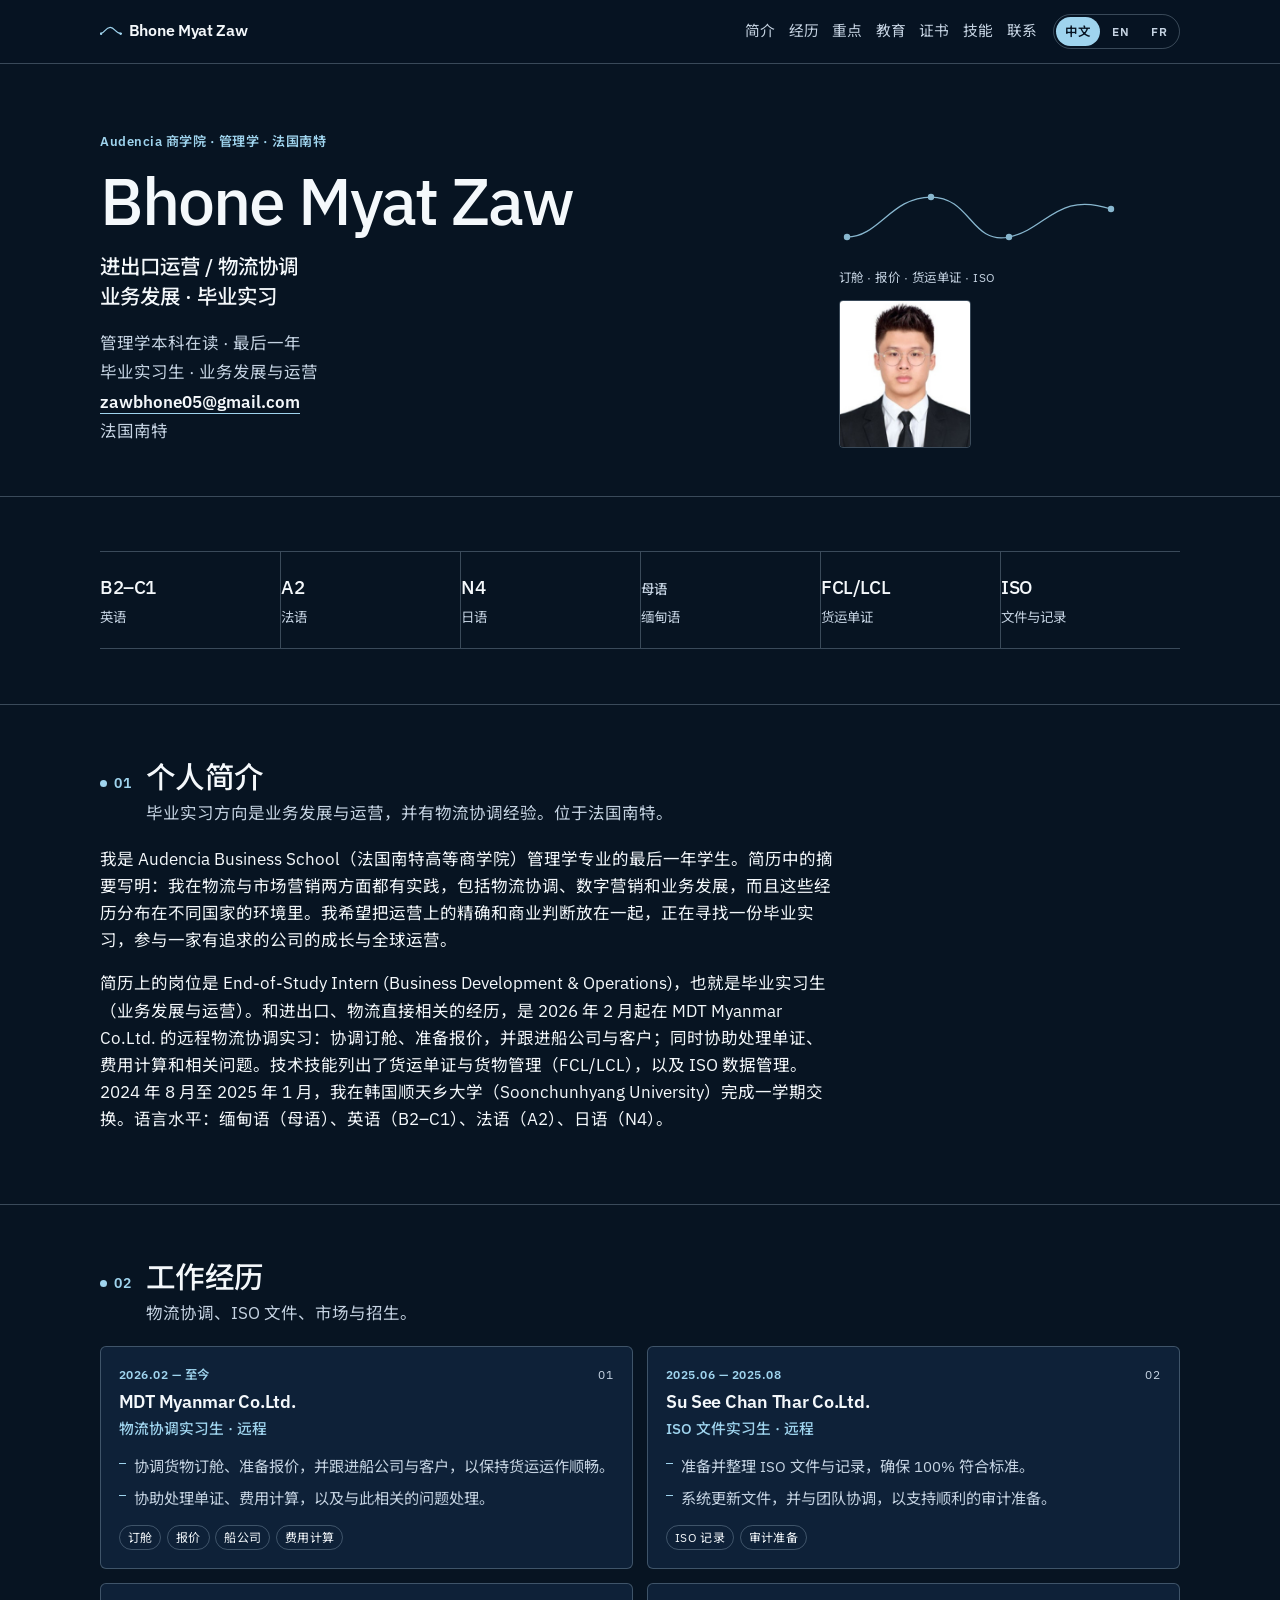
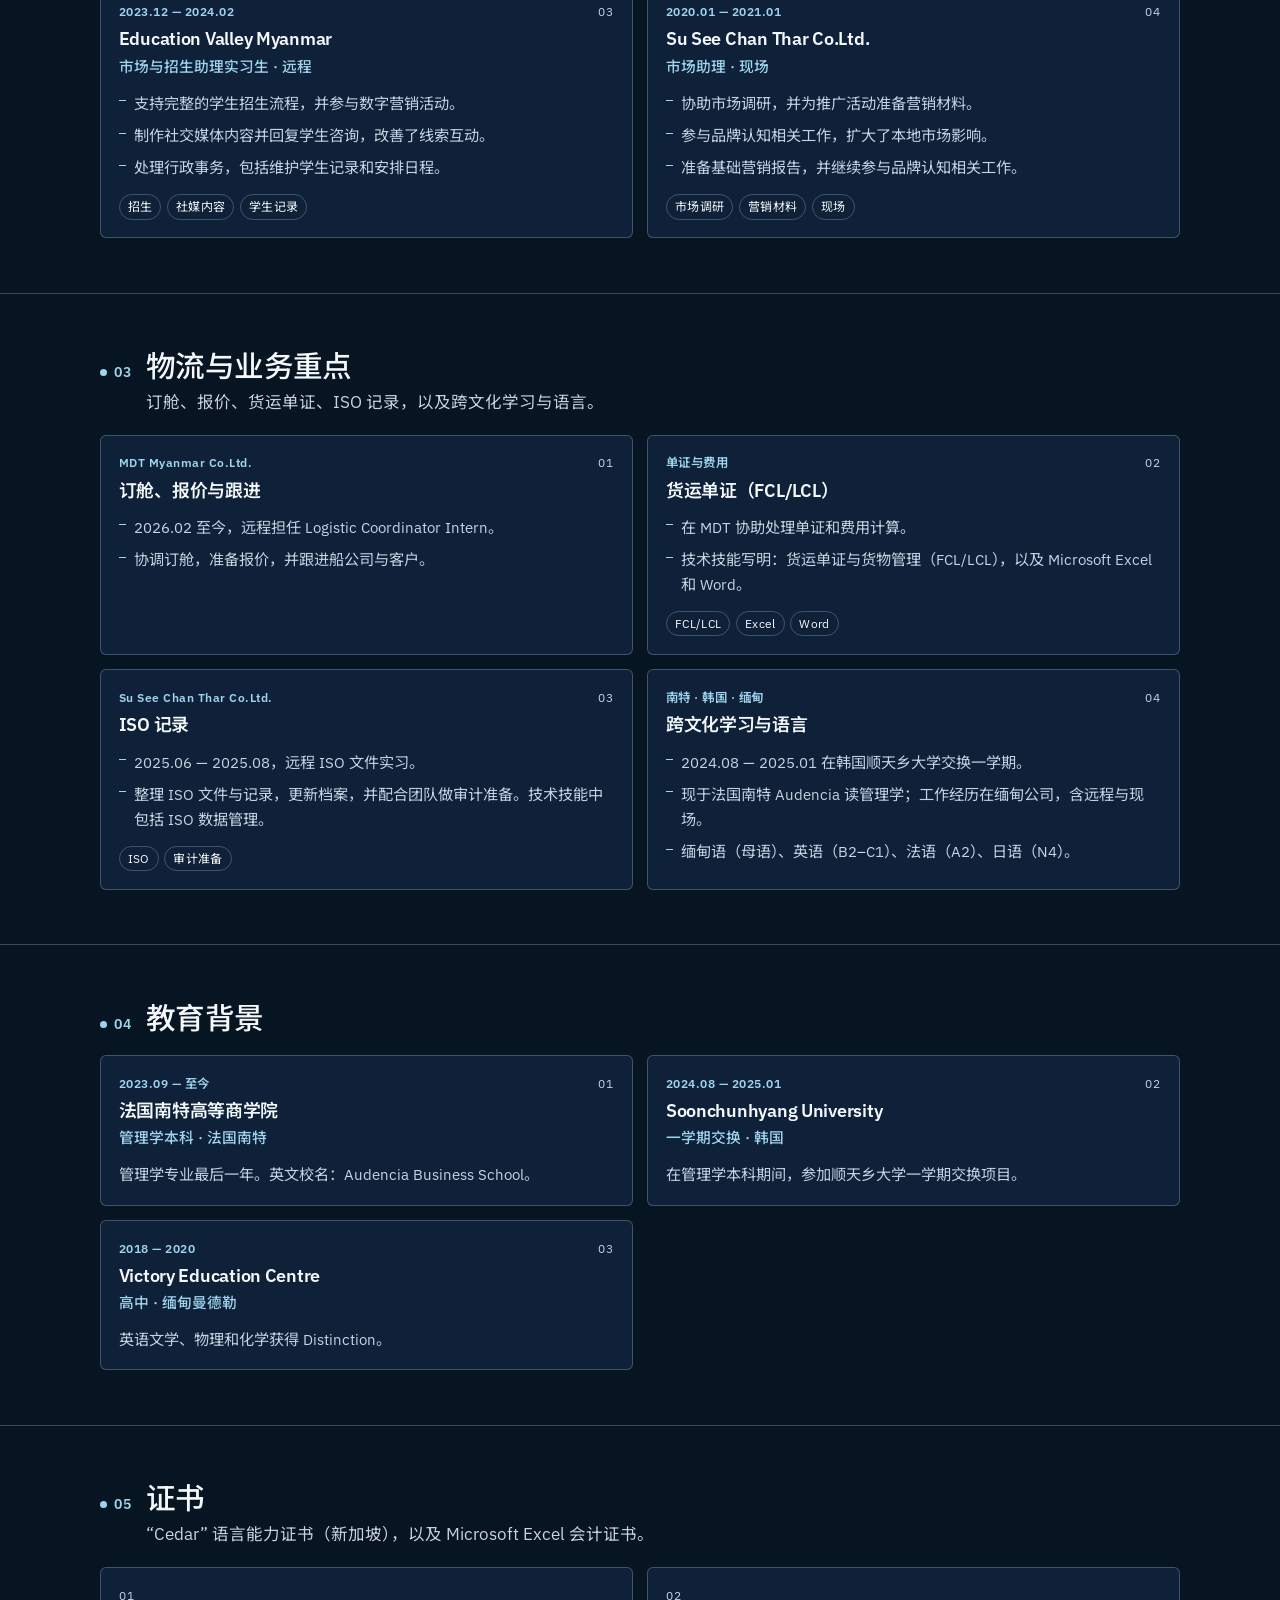
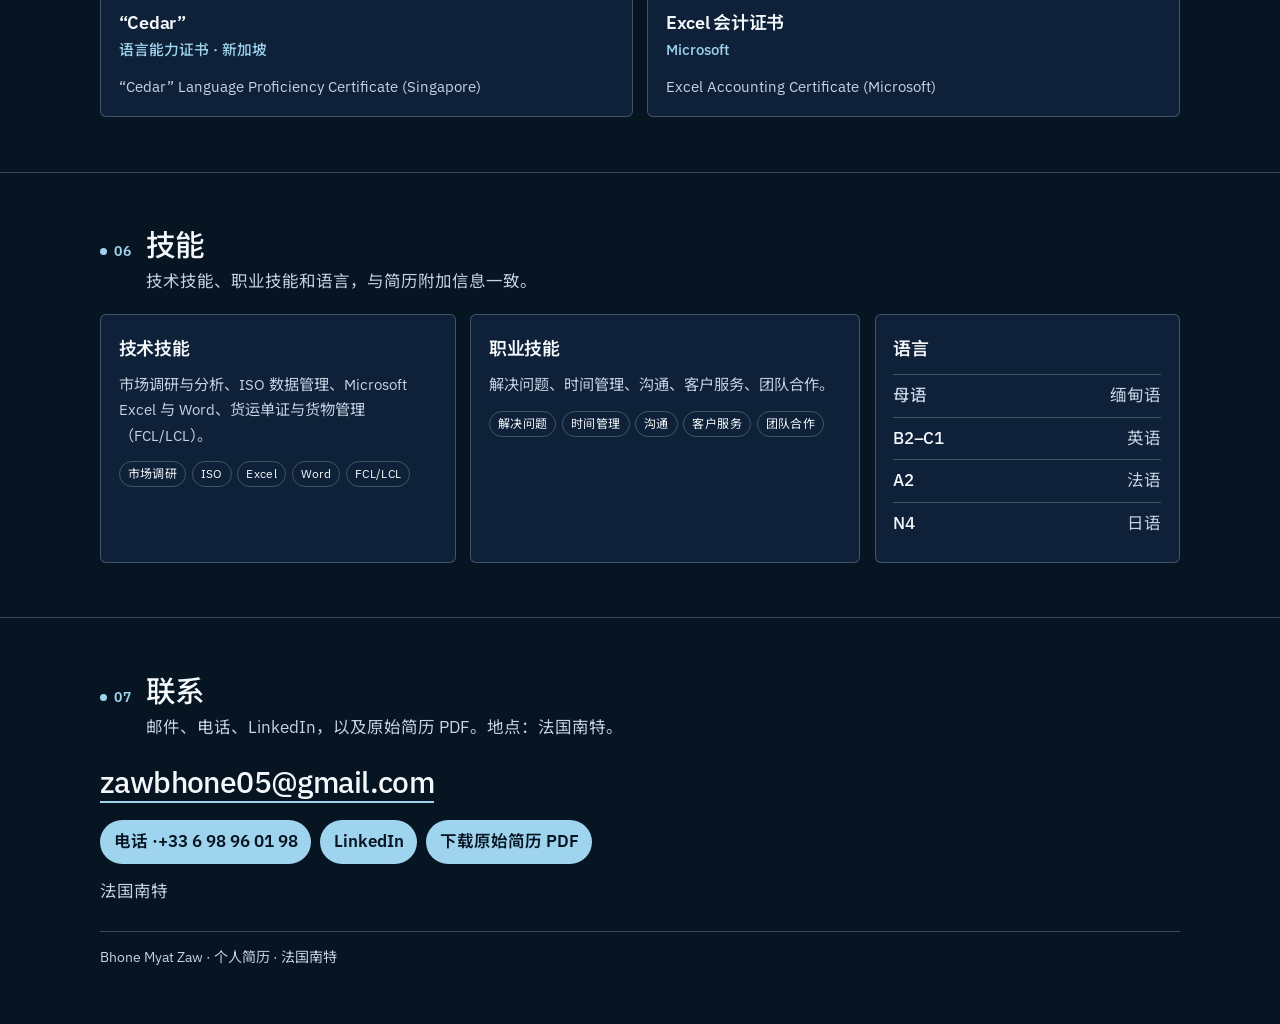
<file: bhone/index.html>
<!DOCTYPE html>
<html lang="zh-CN" class="lang-zh">
  <head>
    <meta charset="UTF-8" />
    <meta name="viewport" content="width=device-width, initial-scale=1, viewport-fit=cover" />
    <title>Bhone Myat Zaw · 进出口运营 / 物流协调 / 业务发展</title>
    <meta
      name="description"
      content="Bhone Myat Zaw，Audencia 商学院管理学最后一年学生，法国南特。寻求业务发展与运营方向的毕业实习。Bhone Myat Zaw — final-year Management student at Audencia in Nantes, seeking an end-of-study internship in import-export operations, logistics coordination, and business development. Bhone Myat Zaw — stage de fin d'études en opérations import-export, coordination logistique et développement commercial, à Nantes."
    />
    <meta name="robots" content="index,follow" />
    <meta name="author" content="Bhone Myat Zaw" />
    <meta name="theme-color" content="#071422" />
    <link rel="canonical" href="https://duimalves94-beep.github.io/duimalves94-beep/bhone/" />
    <link rel="alternate" type="application/pdf" href="Bhone-Myat-Zaw-CV.pdf" title="Bhone Myat Zaw CV" />
    <meta property="og:title" content="Bhone Myat Zaw · 进出口运营 / 物流协调 / 业务发展" />
    <meta
      property="og:description"
      content="毕业实习：进出口运营 / 物流协调 / 业务发展。End-of-study internship in import-export operations, logistics, and business development. Stage de fin d'études en opérations import-export, coordination logistique et développement commercial."
    />
    <meta property="og:type" content="profile" />
    <meta property="og:locale" content="zh_CN" />
    <meta property="og:locale:alternate" content="en_US" />
    <meta property="og:url" content="https://duimalves94-beep.github.io/duimalves94-beep/bhone/" />
    <meta property="og:image" content="https://duimalves94-beep.github.io/duimalves94-beep/bhone/avatar.jpg" />
    <meta property="profile:first_name" content="Bhone Myat" />
    <meta property="profile:last_name" content="Zaw" />
    <meta name="twitter:card" content="summary" />
    <link rel="icon" href="data:image/svg+xml,%3Csvg xmlns='http://www.w3.org/2000/svg' viewBox='0 0 32 32'%3E%3Crect width='32' height='32' rx='6' fill='%23071422'/%3E%3Cpath d='M6 22c4 0 5-10 10-10s5 8 10 8' fill='none' stroke='%239fd4ee' stroke-width='1.6'/%3E%3Ccircle cx='6' cy='22' r='2' fill='%239fd4ee'/%3E%3Ccircle cx='26' cy='20' r='2' fill='%239fd4ee'/%3E%3C/svg%3E" />
    <link rel="preconnect" href="https://fonts.googleapis.com" />
    <link rel="preconnect" href="https://fonts.gstatic.com" crossorigin />
    <link
      href="https://fonts.googleapis.com/css2?family=IBM+Plex+Sans:wght@400;500;600&family=Noto+Sans+SC:wght@400;500;700&display=swap"
      rel="stylesheet"
    />
    <link rel="stylesheet" href="bhone.css" />
    <script type="application/ld+json">
      {
        "@context": "https://schema.org",
        "@type": "ProfilePage",
        "url": "https://duimalves94-beep.github.io/duimalves94-beep/bhone/",
        "inLanguage": ["zh-CN", "en", "fr"],
        "mainEntity": {
          "@type": "Person",
          "name": "Bhone Myat Zaw",
          "email": "mailto:zawbhone05@gmail.com",
          "telephone": "+33-6-98-96-01-98",
          "url": "https://duimalves94-beep.github.io/duimalves94-beep/bhone/",
          "image": "https://duimalves94-beep.github.io/duimalves94-beep/bhone/avatar.jpg",
          "sameAs": ["https://www.linkedin.com/in/bhone-myat-zaw-20b99528a"],
          "homeLocation": {
            "@type": "Place",
            "name": "Nantes, France",
            "address": {
              "@type": "PostalAddress",
              "addressLocality": "Nantes",
              "addressCountry": "FR"
            }
          },
          "knowsLanguage": ["my", "en", "fr", "ja"],
          "hasOccupation": {
            "@type": "Occupation",
            "name": "End-of-Study Intern (Business Development & Operations)"
          },
          "alumniOf": [
            { "@type": "CollegeOrUniversity", "name": "Audencia Business School" },
            { "@type": "CollegeOrUniversity", "name": "Soonchunhyang University" },
            { "@type": "EducationalOrganization", "name": "Victory Education Centre" }
          ]
        }
      }
    </script>
    <script>
      (function () {
        try {
          var stored = localStorage.getItem("resume-lang");
          if (stored === "en" || stored === "fr") {
            document.documentElement.classList.remove("lang-zh");
            document.documentElement.classList.add(stored === "en" ? "lang-en" : "lang-fr");
            document.documentElement.lang = stored === "en" ? "en" : "fr";
            document.title = stored === "en"
              ? "Bhone Myat Zaw · Import-Export Operations / Logistics / Business Development"
              : "Bhone Myat Zaw · Opérations import-export / coordination logistique / développement commercial";
          }
        } catch (e) {}
      })();
    </script>
  </head>
  <body>
    <a class="skip-link" href="#main">
      <span class="zh">跳到正文</span>
      <span class="en">Skip to content</span><span class="fr">Aller au contenu</span>
    </a>

    <header class="site-header">
      <div class="site-header-inner">
        <a class="brand" href="#top">Bhone Myat Zaw</a>
        <nav class="site-nav" aria-label="页面章节">
          <a href="#about"><span class="zh">简介</span><span class="en">Profile</span><span class="fr">Profil</span></a>
          <a href="#experience"><span class="zh">经历</span><span class="en">Experience</span><span class="fr">Expérience</span></a>
          <a href="#focus"><span class="zh">重点</span><span class="en">Focus</span><span class="fr">Priorités</span></a>
          <a href="#education"><span class="zh">教育</span><span class="en">Education</span><span class="fr">Formation</span></a>
          <a href="#certificates"><span class="zh">证书</span><span class="en">Certificates</span><span class="fr">Certificats</span></a>
          <a href="#skills"><span class="zh">技能</span><span class="en">Skills</span><span class="fr">Compétences</span></a>
          <a href="#contact"><span class="zh">联系</span><span class="en">Contact</span><span class="fr">Contact</span></a>
        </nav>
        <div class="lang-switch" id="lang-switch" role="group" aria-label="语言">
          <button type="button" data-lang="zh" lang="zh-CN" aria-pressed="true">中文</button>
          <button type="button" data-lang="en" lang="en" aria-pressed="false">EN</button>
          <button type="button" data-lang="fr" lang="fr" aria-pressed="false">FR</button>
        </div>
      </div>
    </header>

    <main id="main">
      <section class="hero" id="top" tabindex="-1">
        <div class="wrap hero-grid">
          <div>
            <p class="eyebrow">
              <span class="zh">Audencia 商学院 · 管理学 · 法国南特</span>
              <span class="en">Audencia Business School · Management · Nantes, France</span><span class="fr">Audencia Business School · Management · Nantes, France</span>
            </p>
            <h1 class="name">Bhone Myat Zaw</h1>
            <p class="headline">
              <span class="zh">进出口运营 / 物流协调</span>
              <span class="en">Import-export operations / logistics coordination</span><span class="fr">Opérations import-export / coordination logistique</span>
              <span class="zh">业务发展 · 毕业实习</span>
              <span class="en">Business development · end-of-study internship</span><span class="fr">Développement commercial · stage de fin d'études</span>
            </p>
            <ul class="hero-meta">
              <li>
                <span class="zh">管理学本科在读 · 最后一年</span>
                <span class="en">Bachelor in Management · final year</span><span class="fr">Bachelor in Management · dernière année</span>
              </li>
              <li>
                <span class="zh">毕业实习生 · 业务发展与运营</span>
                <span class="en">End-of-Study Intern · Business Development &amp; Operations</span><span class="fr">Stagiaire de fin d'études · développement commercial et opérations</span>
              </li>
              <li><a href="mailto:zawbhone05@gmail.com">zawbhone05@gmail.com</a></li>
              <li>
                <span class="zh">法国南特</span>
                <span class="en">Nantes, France</span><span class="fr">Nantes, France</span>
              </li>
            </ul>
          </div>
          <div class="hero-side">
            <svg class="route" viewBox="0 0 280 84" aria-hidden="true" focusable="false">
              <path d="M8 62C40 62 52 22 92 22s40 48 78 40 48-46 102-28" fill="none" stroke="currentColor" stroke-width="1.25" />
              <circle cx="8" cy="62" r="3.2" fill="currentColor" />
              <circle cx="92" cy="22" r="3.2" fill="currentColor" />
              <circle cx="170" cy="62" r="3.2" fill="currentColor" />
              <circle cx="272" cy="34" r="3.2" fill="currentColor" />
            </svg>
            <p class="route-caption">
              <span class="zh">订舱 · 报价 · 货运单证 · ISO</span>
              <span class="en">Booking · quotations · freight documents · ISO</span><span class="fr">Réservations · devis · documents de fret · ISO</span>
            </p>
            <img
              class="avatar"
              src="avatar.jpg"
              width="330"
              height="328"
              alt="Bhone Myat Zaw"
              fetchpriority="high"
            />
          </div>
        </div>
      </section>

      <section class="section" aria-labelledby="facts-title">
        <div class="wrap">
          <h2 id="facts-title" class="visually-hidden">
            <span class="zh">语言与业务要点</span>
            <span class="en">Languages and focus</span><span class="fr">Langues et priorités</span>
          </h2>
          <ul class="facts">
            <li>
              <strong>B2–C1</strong>
              <span class="zh">英语</span>
              <span class="en">English</span><span class="fr">Anglais</span>
            </li>
            <li>
              <strong>A2</strong>
              <span class="zh">法语</span>
              <span class="en">French</span><span class="fr">Français</span>
            </li>
            <li>
              <strong>N4</strong>
              <span class="zh">日语</span>
              <span class="en">Japanese</span><span class="fr">Japonais</span>
            </li>
            <li>
              <strong><span class="zh">母语</span><span class="en">Native</span><span class="fr">Natif</span></strong>
              <span class="zh">缅甸语</span>
              <span class="en">Burmese</span><span class="fr">Birman</span>
            </li>
            <li>
              <strong>FCL/LCL</strong>
              <span class="zh">货运单证</span>
              <span class="en">Freight documents</span><span class="fr">Documents de fret</span>
            </li>
            <li>
              <strong>ISO</strong>
              <span class="zh">文件与记录</span>
              <span class="en">Documents and records</span><span class="fr">Documents et dossiers</span>
            </li>
          </ul>
        </div>
      </section>

      <section class="section" id="about" tabindex="-1">
        <div class="wrap">
          <div class="section-head">
            <span class="idx">01</span>
            <div>
              <h2><span class="zh">个人简介</span><span class="en">Profile</span><span class="fr">Profil</span></h2>
              <p class="deck">
                <span class="zh">毕业实习方向是业务发展与运营，并有物流协调经验。位于法国南特。</span>
                <span class="en">End-of-study internship in business development and operations, with logistics coordination. Nantes, France.</span><span class="fr">Stage de fin d'études en développement commercial et opérations, avec une expérience de coordination logistique. Nantes, France.</span>
              </p>
            </div>
          </div>
          <div class="prose">
            <p class="zh">
              我是 Audencia Business School（法国南特高等商学院）管理学专业的最后一年学生。简历中的摘要写明：我在物流与市场营销两方面都有实践，包括物流协调、数字营销和业务发展，而且这些经历分布在不同国家的环境里。我希望把运营上的精确和商业判断放在一起，正在寻找一份毕业实习，参与一家有追求的公司的成长与全球运营。
            </p>
            <p class="en">
              Final-year Management student at Audencia Business School in Nantes, France. The CV summary says I combine practice in logistics and marketing — logistics coordination, digital marketing, and business development — across international environments. I want to put operational precision next to a commercial mindset, and I am seeking an end-of-study internship that contributes to the growth and global operations of an ambitious company.
            </p><p class="fr">En dernière année du Bachelor in Management à Audencia Business School, à Nantes (France). Le résumé du CV indique une pratique en logistique et en marketing — coordination logistique, marketing digital et développement commercial — dans des environnements internationaux. L'objectif est d'associer précision opérationnelle et sens commercial, dans un stage de fin d'études qui contribue à la croissance et aux opérations internationales d'une entreprise ambitieuse.</p>
            <p class="zh">
              简历上的岗位是 End-of-Study Intern (Business Development &amp; Operations)，也就是毕业实习生（业务发展与运营）。和进出口、物流直接相关的经历，是 2026 年 2 月起在 MDT Myanmar Co.Ltd. 的远程物流协调实习：协调订舱、准备报价，并跟进船公司与客户；同时协助处理单证、费用计算和相关问题。技术技能列出了货运单证与货物管理（FCL/LCL），以及 ISO 数据管理。2024 年 8 月至 2025 年 1 月，我在韩国顺天乡大学（Soonchunhyang University）完成一学期交换。语言水平：缅甸语（母语）、英语（B2–C1）、法语（A2）、日语（N4）。
            </p>
            <p class="en">
              The CV lists the target role as End-of-Study Intern (Business Development &amp; Operations). The experience closest to import/export and logistics is the remote Logistic Coordinator Intern role at MDT Myanmar Co.Ltd. since February 2026: coordinating shipment bookings, preparing quotations, and following up with shipping lines and customers, plus assistance with documentation, cost calculations, and related problem-solving. Technical skills list freight documentation and cargo management (FCL/LCL), and ISO data management. From August 2024 to January 2025 I spent one exchange semester at Soonchunhyang University in South Korea. Languages: Burmese (Native), English (B2–C1), French (A2), Japanese (N4).
            </p><p class="fr">Le poste indiqué sur le CV est End-of-Study Intern (Business Development &amp; Operations), soit un stage de fin d'études en développement commercial et opérations. L'expérience la plus proche de l'import-export et de la logistique est le stage à distance de Logistic Coordinator Intern chez MDT Myanmar Co.Ltd. depuis février 2026 : coordination des réservations d'expédition, préparation des devis et suivi auprès des compagnies maritimes et des clients, ainsi qu'une contribution aux documents, aux calculs de coûts et à la résolution de problèmes. Les compétences techniques mentionnent la documentation de fret et la gestion de cargaison (FCL/LCL), ainsi que la gestion de données ISO. D'août 2024 à janvier 2025, un semestre d'échange a été effectué à Soonchunhyang University, en Corée du Sud. Langues : birman (langue maternelle), anglais (B2–C1), français (A2), japonais (N4).</p>
          </div>
        </div>
      </section>

      <section class="section" id="experience" tabindex="-1">
        <div class="wrap">
          <div class="section-head">
            <span class="idx">02</span>
            <div>
              <h2><span class="zh">工作经历</span><span class="en">Experience</span><span class="fr">Expérience</span></h2>
              <p class="deck">
                <span class="zh">物流协调、ISO 文件、市场与招生。</span>
                <span class="en">Logistics coordination, ISO documentation, marketing, and admissions.</span><span class="fr">Coordination logistique, documentation ISO, marketing et admissions.</span>
              </p>
            </div>
          </div>
          <div class="cards two">
            <article class="card">
              <div class="card-top">
                <time class="when" datetime="2026-02">
                  <span class="zh">2026.02 — 至今</span>
                  <span class="en">2026.02 — Present</span><span class="fr">2026.02 — aujourd'hui</span>
                </time>
                <span class="card-no">01</span>
              </div>
              <h3>MDT Myanmar Co.Ltd.</h3>
              <p class="role">
                <span class="zh">物流协调实习生 · 远程</span>
                <span class="en">Logistic Coordinator Intern · Remote</span><span class="fr">Stagiaire coordinateur logistique · à distance</span>
              </p>
              <ul class="card-list">
                <li class="zh">协调货物订舱、准备报价，并跟进船公司与客户，以保持货运运作顺畅。</li>
                <li class="en">Coordinate shipment bookings, prepare quotations, and follow up with shipping lines and customers to keep cargo operations running smoothly.</li><li class="fr">Coordonner les réservations d'expédition, préparer les devis et assurer le suivi auprès des compagnies maritimes et des clients, afin de maintenir le bon déroulement des opérations de fret.</li>
                <li class="zh">协助处理单证、费用计算，以及与此相关的问题处理。</li>
                <li class="en">Assist with documentation, cost calculations, and related problem-solving.</li><li class="fr">Contribuer aux documents, aux calculs de coûts et à la résolution des problèmes associés.</li>
              </ul>
              <ul class="tags">
                <li><span class="zh">订舱</span><span class="en">Booking</span><span class="fr">Réservation</span></li>
                <li><span class="zh">报价</span><span class="en">Quotations</span><span class="fr">Devis</span></li>
                <li><span class="zh">船公司</span><span class="en">Shipping lines</span><span class="fr">Compagnies maritimes</span></li>
                <li><span class="zh">费用计算</span><span class="en">Cost calculations</span><span class="fr">Calculs de coûts</span></li>
              </ul>
            </article>

            <article class="card">
              <div class="card-top">
                <time class="when" datetime="2025-06">2025.06 — 2025.08</time>
                <span class="card-no">02</span>
              </div>
              <h3>Su See Chan Thar Co.Ltd.</h3>
              <p class="role">
                <span class="zh">ISO 文件实习生 · 远程</span>
                <span class="en">ISO Documentation Intern · Remote</span><span class="fr">Stagiaire documentation ISO · à distance</span>
              </p>
              <ul class="card-list">
                <li class="zh">准备并整理 ISO 文件与记录，确保 100% 符合标准。</li>
                <li class="en">Prepared and organized ISO documents and records, ensuring 100% compliance with standards.</li><li class="fr">Préparer et organiser les documents et dossiers ISO, en assurant une conformité de 100 % aux normes.</li>
                <li class="zh">系统更新文件，并与团队协调，以支持顺利的审计准备。</li>
                <li class="en">Systematically updated files and coordinated with the team to support a smooth audit-preparation process.</li><li class="fr">Mettre à jour les fichiers de façon systématique et se coordonner avec l'équipe afin de préparer l'audit dans de bonnes conditions.</li>
              </ul>
              <ul class="tags">
                <li><span class="zh">ISO 记录</span><span class="en">ISO records</span><span class="fr">Dossiers ISO</span></li>
                <li><span class="zh">审计准备</span><span class="en">Audit preparation</span><span class="fr">Préparation d'audit</span></li>
              </ul>
            </article>

            <article class="card">
              <div class="card-top">
                <time class="when" datetime="2023-12">2023.12 — 2024.02</time>
                <span class="card-no">03</span>
              </div>
              <h3>Education Valley Myanmar</h3>
              <p class="role">
                <span class="zh">市场与招生助理实习生 · 远程</span>
                <span class="en">Marketing and Admission Assistant Intern · Remote</span><span class="fr">Stagiaire assistant marketing et admissions · à distance</span>
              </p>
              <ul class="card-list">
                <li class="zh">支持完整的学生招生流程，并参与数字营销活动。</li>
                <li class="en">Supported the full student admissions cycle and contributed to digital marketing campaigns.</li><li class="fr">Accompagner l'ensemble du cycle d'admission des étudiants et contribuer aux campagnes de marketing digital.</li>
                <li class="zh">制作社交媒体内容并回复学生咨询，改善了线索互动。</li>
                <li class="en">Created social media content and responded to student inquiries, improving lead engagement.</li><li class="fr">Créer des contenus pour les réseaux sociaux et répondre aux demandes des étudiants, ce qui a amélioré l'engagement des prospects.</li>
                <li class="zh">处理行政事务，包括维护学生记录和安排日程。</li>
                <li class="en">Managed administrative tasks, including maintaining student records and scheduling.</li><li class="fr">Gérer des tâches administratives, notamment la tenue des dossiers étudiants et la planification.</li>
              </ul>
              <ul class="tags">
                <li><span class="zh">招生</span><span class="en">Admissions</span><span class="fr">Admissions</span></li>
                <li><span class="zh">社媒内容</span><span class="en">Social content</span><span class="fr">Contenus sociaux</span></li>
                <li><span class="zh">学生记录</span><span class="en">Student records</span><span class="fr">Dossiers étudiants</span></li>
              </ul>
            </article>

            <article class="card">
              <div class="card-top">
                <time class="when" datetime="2020-01">2020.01 — 2021.01</time>
                <span class="card-no">04</span>
              </div>
              <h3>Su See Chan Thar Co.Ltd.</h3>
              <p class="role">
                <span class="zh">市场助理 · 现场</span>
                <span class="en">Marketing Assistant · Onsite</span><span class="fr">Assistant marketing · sur site</span>
              </p>
              <ul class="card-list">
                <li class="zh">协助市场调研，并为推广活动准备营销材料。</li>
                <li class="en">Assisted in market research and the preparation of marketing materials for promotional events.</li><li class="fr">Contribuer aux études de marché et à la préparation de supports marketing pour des événements promotionnels.</li>
                <li class="zh">参与品牌认知相关工作，扩大了本地市场影响。</li>
                <li class="en">Contributed to brand-awareness initiatives that expanded local market presence.</li><li class="fr">Participer à des actions de notoriété qui ont élargi la présence sur le marché local.</li>
                <li class="zh">准备基础营销报告，并继续参与品牌认知相关工作。</li>
                <li class="en">Prepared basic marketing reports and contributed to brand-awareness initiatives.</li><li class="fr">Préparer des rapports marketing de base et contribuer aux actions de notoriété.</li>
              </ul>
              <ul class="tags">
                <li><span class="zh">市场调研</span><span class="en">Market research</span><span class="fr">Étude de marché</span></li>
                <li><span class="zh">营销材料</span><span class="en">Marketing materials</span><span class="fr">Supports marketing</span></li>
                <li><span class="zh">现场</span><span class="en">Onsite</span><span class="fr">Sur site</span></li>
              </ul>
            </article>
          </div>
        </div>
      </section>

      <section class="section" id="focus" tabindex="-1">
        <div class="wrap">
          <div class="section-head">
            <span class="idx">03</span>
            <div>
              <h2>
                <span class="zh">物流与业务重点</span>
                <span class="en">Logistics focus</span><span class="fr">Priorités logistiques</span>
              </h2>
              <p class="deck">
                <span class="zh">订舱、报价、货运单证、ISO 记录，以及跨文化学习与语言。</span>
                <span class="en">Bookings, quotations, freight documents, ISO records, cross-cultural study, and languages.</span><span class="fr">Réservations, devis, documents de fret, dossiers ISO, étude interculturelle et langues.</span>
              </p>
            </div>
          </div>
          <div class="cards two">
            <article class="card">
              <div class="card-top">
                <p class="when">MDT Myanmar Co.Ltd.</p>
                <span class="card-no">01</span>
              </div>
              <h3>
                <span class="zh">订舱、报价与跟进</span>
                <span class="en">Bookings, quotations, follow-up</span><span class="fr">Réservations, devis et suivi</span>
              </h3>
              <ul class="card-list">
                <li class="zh">2026.02 至今，远程担任 Logistic Coordinator Intern。</li>
                <li class="en">Logistic Coordinator Intern, remote, from February 2026 to the present.</li><li class="fr">Logistic Coordinator Intern, à distance, de février 2026 à ce jour.</li>
                <li class="zh">协调订舱，准备报价，并跟进船公司与客户。</li>
                <li class="en">Coordinate shipment bookings, prepare quotations, and follow up with shipping lines and customers.</li><li class="fr">Coordonner les réservations d'expédition, préparer les devis et assurer le suivi auprès des compagnies maritimes et des clients.</li>
              </ul>
            </article>
            <article class="card">
              <div class="card-top">
                <p class="when">
                  <span class="zh">单证与费用</span>
                  <span class="en">Documents and cost</span><span class="fr">Documents et coûts</span>
                </p>
                <span class="card-no">02</span>
              </div>
              <h3>
                <span class="zh">货运单证（FCL/LCL）</span>
                <span class="en">Freight documents (FCL/LCL)</span><span class="fr">Documents de fret (FCL/LCL)</span>
              </h3>
              <ul class="card-list">
                <li class="zh">在 MDT 协助处理单证和费用计算。</li>
                <li class="en">At MDT, assist with documentation and cost calculations.</li><li class="fr">Chez MDT, contribuer aux documents et aux calculs de coûts.</li>
                <li class="zh">技术技能写明：货运单证与货物管理（FCL/LCL），以及 Microsoft Excel 和 Word。</li>
                <li class="en">Technical skills name freight documentation and cargo management (FCL/LCL), plus Microsoft Excel and Word.</li><li class="fr">Les compétences techniques indiquent la documentation de fret et la gestion de cargaison (FCL/LCL), ainsi que Microsoft Excel et Word.</li>
              </ul>
              <ul class="tags">
                <li>FCL/LCL</li>
                <li>Excel</li>
                <li>Word</li>
              </ul>
            </article>
            <article class="card">
              <div class="card-top">
                <p class="when">Su See Chan Thar Co.Ltd.</p>
                <span class="card-no">03</span>
              </div>
              <h3>
                <span class="zh">ISO 记录</span>
                <span class="en">ISO records</span><span class="fr">Dossiers ISO</span>
              </h3>
              <ul class="card-list">
                <li class="zh">2025.06 — 2025.08，远程 ISO 文件实习。</li>
                <li class="en">ISO Documentation Intern, remote, June 2025 to August 2025.</li><li class="fr">ISO Documentation Intern, à distance, de juin 2025 à août 2025.</li>
                <li class="zh">整理 ISO 文件与记录，更新档案，并配合团队做审计准备。技术技能中包括 ISO 数据管理。</li>
                <li class="en">Organized ISO documents and records, updated files, and coordinated with the team for audit preparation. Technical skills include ISO data management.</li><li class="fr">Organiser les documents et dossiers ISO, mettre à jour les fichiers et se coordonner avec l'équipe pour la préparation de l'audit. Les compétences techniques incluent la gestion de données ISO.</li>
              </ul>
              <ul class="tags">
                <li>ISO</li>
                <li><span class="zh">审计准备</span><span class="en">Audit preparation</span><span class="fr">Préparation d'audit</span></li>
              </ul>
            </article>
            <article class="card">
              <div class="card-top">
                <p class="when">
                  <span class="zh">南特 · 韩国 · 缅甸</span>
                  <span class="en">Nantes · Korea · Myanmar</span><span class="fr">Nantes · Corée · Myanmar</span>
                </p>
                <span class="card-no">04</span>
              </div>
              <h3>
                <span class="zh">跨文化学习与语言</span>
                <span class="en">Cross-cultural study and languages</span><span class="fr">Étude interculturelle et langues</span>
              </h3>
              <ul class="card-list">
                <li class="zh">2024.08 — 2025.01 在韩国顺天乡大学交换一学期。</li>
                <li class="en">One exchange semester at Soonchunhyang University, South Korea, August 2024 to January 2025.</li><li class="fr">Un semestre d'échange à Soonchunhyang University, en Corée du Sud, d'août 2024 à janvier 2025.</li>
                <li class="zh">现于法国南特 Audencia 读管理学；工作经历在缅甸公司，含远程与现场。</li>
                <li class="en">Now studying management at Audencia in Nantes. Work experience is with companies in Myanmar, remote and onsite.</li><li class="fr">Études de management à Audencia, à Nantes. L'expérience concerne des entreprises au Myanmar, à distance et sur site.</li>
                <li class="zh">缅甸语（母语）、英语（B2–C1）、法语（A2）、日语（N4）。</li>
                <li class="en">Burmese (Native), English (B2–C1), French (A2), Japanese (N4).</li><li class="fr">Birman (langue maternelle), anglais (B2–C1), français (A2), japonais (N4).</li>
              </ul>
            </article>
          </div>
        </div>
      </section>

      <section class="section" id="education" tabindex="-1">
        <div class="wrap">
          <div class="section-head">
            <span class="idx">04</span>
            <div>
              <h2><span class="zh">教育背景</span><span class="en">Education</span><span class="fr">Formation</span></h2>
            </div>
          </div>
          <div class="cards two">
            <article class="card">
              <div class="card-top">
                <time class="when" datetime="2023-09">
                  <span class="zh">2023.09 — 至今</span>
                  <span class="en">2023.09 — Present</span><span class="fr">2023.09 — aujourd'hui</span>
                </time>
                <span class="card-no">01</span>
              </div>
              <h3>
                <span class="zh">法国南特高等商学院</span>
                <span class="en">Audencia Business School</span><span class="fr">Audencia Business School</span>
              </h3>
              <p class="role">
                <span class="zh">管理学本科 · 法国南特</span>
                <span class="en">Bachelor in Management · Nantes, France</span><span class="fr">Bachelor in Management · Nantes, France</span>
              </p>
              <p class="card-text">
                <span class="zh">管理学专业最后一年。英文校名：Audencia Business School。</span>
                <span class="en">Final year of the Bachelor in Management. School name: Audencia Business School.</span><span class="fr">Dernière année du Bachelor in Management. Nom de l'établissement : Audencia Business School.</span>
              </p>
            </article>
            <article class="card">
              <div class="card-top">
                <time class="when" datetime="2024-08">2024.08 — 2025.01</time>
                <span class="card-no">02</span>
              </div>
              <h3>Soonchunhyang University</h3>
              <p class="role">
                <span class="zh">一学期交换 · 韩国</span>
                <span class="en">Semester exchange · South Korea</span><span class="fr">Semestre d'échange · Corée du Sud</span>
              </p>
              <p class="card-text">
                <span class="zh">在管理学本科期间，参加顺天乡大学一学期交换项目。</span>
                <span class="en">During the Bachelor in Management, participated in a semester exchange program at Soonchunhyang University in South Korea.</span><span class="fr">Pendant le Bachelor in Management, participation à un semestre d'échange à Soonchunhyang University, en Corée du Sud.</span>
              </p>
            </article>
            <article class="card">
              <div class="card-top">
                <time class="when" datetime="2018">2018 — 2020</time>
                <span class="card-no">03</span>
              </div>
              <h3>Victory Education Centre</h3>
              <p class="role">
                <span class="zh">高中 · 缅甸曼德勒</span>
                <span class="en">High School · Mandalay, Myanmar</span><span class="fr">Lycée · Mandalay, Myanmar</span>
              </p>
              <p class="card-text">
                <span class="zh">英语文学、物理和化学获得 Distinction。</span>
                <span class="en">Distinction in English literature, Physics and Chemistry.</span><span class="fr">Distinction en littérature anglaise, physique et chimie.</span>
              </p>
            </article>
          </div>
        </div>
      </section>

      <section class="section" id="certificates" tabindex="-1">
        <div class="wrap">
          <div class="section-head">
            <span class="idx">05</span>
            <div>
              <h2><span class="zh">证书</span><span class="en">Certificates</span><span class="fr">Certificats</span></h2>
              <p class="deck">
                <span class="zh">“Cedar” 语言能力证书（新加坡），以及 Microsoft Excel 会计证书。</span>
                <span class="en">“Cedar” Language Proficiency Certificate (Singapore), and the Microsoft Excel Accounting Certificate.</span><span class="fr">Certificat de compétence linguistique « Cedar » (Singapour) et Excel Accounting Certificate (Microsoft).</span>
              </p>
            </div>
          </div>
          <div class="cards two">
            <article class="card">
              <div class="card-top">
                <span class="card-no">01</span>
              </div>
              <h3>“Cedar”</h3>
              <p class="role">
                <span class="zh">语言能力证书 · 新加坡</span>
                <span class="en">Language Proficiency Certificate · Singapore</span><span class="fr">Certificat de compétence linguistique · Singapour</span>
              </p>
              <p class="card-text">“Cedar” Language Proficiency Certificate (Singapore)</p>
            </article>
            <article class="card">
              <div class="card-top">
                <span class="card-no">02</span>
              </div>
              <h3>
                <span class="zh">Excel 会计证书</span>
                <span class="en">Excel Accounting Certificate</span><span class="fr">Certificat de comptabilité Excel</span>
              </h3>
              <p class="role">Microsoft</p>
              <p class="card-text">Excel Accounting Certificate (Microsoft)</p>
            </article>
          </div>
        </div>
      </section>

      <section class="section" id="skills" tabindex="-1">
        <div class="wrap">
          <div class="section-head">
            <span class="idx">06</span>
            <div>
              <h2><span class="zh">技能</span><span class="en">Skills</span><span class="fr">Compétences</span></h2>
              <p class="deck">
                <span class="zh">技术技能、职业技能和语言，与简历附加信息一致。</span>
                <span class="en">Technical skills, professional skills, and languages, as in the CV.</span><span class="fr">Compétences techniques, compétences professionnelles et langues, comme sur le CV.</span>
              </p>
            </div>
          </div>
          <div class="cards three">
            <article class="card">
              <h3><span class="zh">技术技能</span><span class="en">Technical skills</span><span class="fr">Compétences techniques</span></h3>
              <p class="card-text">
                <span class="zh">市场调研与分析、ISO 数据管理、Microsoft Excel 与 Word、货运单证与货物管理（FCL/LCL）。</span>
                <span class="en">Market research and analysis, data management (ISO), Microsoft Excel and Word, freight documentation and cargo management (FCL/LCL).</span><span class="fr">Étude de marché et analyse, gestion de données (ISO), Microsoft Excel et Word, documentation de fret et gestion de cargaison (FCL/LCL).</span>
              </p>
              <ul class="tags">
                <li><span class="zh">市场调研</span><span class="en">Market research</span><span class="fr">Étude de marché</span></li>
                <li>ISO</li>
                <li>Excel</li>
                <li>Word</li>
                <li>FCL/LCL</li>
              </ul>
            </article>
            <article class="card">
              <h3><span class="zh">职业技能</span><span class="en">Professional skills</span><span class="fr">Compétences professionnelles</span></h3>
              <p class="card-text">
                <span class="zh">解决问题、时间管理、沟通、客户服务、团队合作。</span>
                <span class="en">Problem-solving, time management, communication, customer service, teamwork.</span><span class="fr">Résolution de problèmes, gestion du temps, communication, service client, travail d'équipe.</span>
              </p>
              <ul class="tags">
                <li><span class="zh">解决问题</span><span class="en">Problem-solving</span><span class="fr">Résolution de problèmes</span></li>
                <li><span class="zh">时间管理</span><span class="en">Time management</span><span class="fr">Gestion du temps</span></li>
                <li><span class="zh">沟通</span><span class="en">Communication</span><span class="fr">Communication</span></li>
                <li><span class="zh">客户服务</span><span class="en">Customer service</span><span class="fr">Service client</span></li>
                <li><span class="zh">团队合作</span><span class="en">Teamwork</span><span class="fr">Travail d'équipe</span></li>
              </ul>
            </article>
            <article class="card">
              <h3><span class="zh">语言</span><span class="en">Languages</span><span class="fr">Langues</span></h3>
              <ul class="langs">
                <li>
                  <strong><span class="zh">母语</span><span class="en">Native</span><span class="fr">Natif</span></strong>
                  <span><span class="zh">缅甸语</span><span class="en">Burmese</span><span class="fr">Birman</span></span>
                </li>
                <li>
                  <strong>B2–C1</strong>
                  <span><span class="zh">英语</span><span class="en">English</span><span class="fr">Anglais</span></span>
                </li>
                <li>
                  <strong>A2</strong>
                  <span><span class="zh">法语</span><span class="en">French</span><span class="fr">Français</span></span>
                </li>
                <li>
                  <strong>N4</strong>
                  <span><span class="zh">日语</span><span class="en">Japanese</span><span class="fr">Japonais</span></span>
                </li>
              </ul>
            </article>
          </div>
        </div>
      </section>

      <section class="section contact" id="contact" tabindex="-1">
        <div class="wrap">
          <div class="section-head">
            <span class="idx">07</span>
            <div>
              <h2><span class="zh">联系</span><span class="en">Contact</span><span class="fr">Contact</span></h2>
              <p class="deck">
                <span class="zh">邮件、电话、LinkedIn，以及原始简历 PDF。地点：法国南特。</span>
                <span class="en">Email, phone, LinkedIn, and the original CV PDF. Location: Nantes, France.</span><span class="fr">E-mail, téléphone, LinkedIn et le PDF original du CV. Lieu : Nantes, France.</span>
              </p>
            </div>
          </div>
          <address>
            <p>
              <a class="email-link" href="mailto:zawbhone05@gmail.com">zawbhone05@gmail.com</a>
            </p>
            <ul class="contact-actions">
              <li>
                <a href="tel:+33698960198">
                  <span class="zh">电话 · </span><span class="en">Phone · </span><span class="fr">Téléphone ·</span>+33 6 98 96 01 98
                </a>
              </li>
              <li>
                <a href="https://www.linkedin.com/in/bhone-myat-zaw-20b99528a" target="_blank" rel="noopener noreferrer">LinkedIn</a>
              </li>
              <li>
                <a href="Bhone-Myat-Zaw-CV.pdf" download="Bhone-Myat-Zaw-CV.pdf" type="application/pdf">
                  <span class="zh">下载原始简历 PDF</span>
                  <span class="en">Download original CV PDF</span><span class="fr">Télécharger le CV original (PDF)</span>
                </a>
              </li>
            </ul>
            <p class="where">
              <span class="zh">法国南特</span>
              <span class="en">Nantes, France</span><span class="fr">Nantes, France</span>
            </p>
          </address>
          <footer class="footer">
            <p>
              <span class="zh">Bhone Myat Zaw · 个人简历 · 法国南特</span>
              <span class="en">Bhone Myat Zaw · CV · Nantes, France</span><span class="fr">Bhone Myat Zaw · CV · Nantes, France</span>
            </p>
          </footer>
        </div>
      </section>
    </main>

    <script type="module" src="main.js"></script>
  </body>
</html>
</file>
<file: styles.css>
/* ==========================================================
   Hand-drawn forest theme — flat 2D, soft outlines, cel shading
   ========================================================== */
:root {
  --paper: #f5ecd7;
  --paper-2: #fbf5e6;
  --card: #fffaf0;
  --ink: #2e2a1f;
  --muted: #5e5743;
  --line-ink: #4a3a24;
  --bark: #7b5a33;
  --bark-deep: #3e2b17;
  --leaf: #5c9a3a;
  --leaf-deep: #2f6a2a;
  --leaf-light: #a8d86a;
  --forest: #2b4a24;
  --forest-deep: #1d3519;
  --moss: #7f9c3f;
  --sun: #f0a63a;
  --header-h: 96px;
  --sans: "Nunito", "Noto Sans SC", "PingFang SC", "Hiragino Sans GB", "Microsoft YaHei", sans-serif;
  --round: "Fredoka", "Nunito", "Noto Sans SC", sans-serif;
  --zh: "Fredoka", "ZCOOL KuaiLe", "Noto Sans SC", "PingFang SC", "Microsoft YaHei", sans-serif;
  --blob-r: 24px 30px 22px 32px / 30px 22px 32px 24px;
  --cel: 4px 5px 0 rgba(74, 58, 36, 0.16);
  color-scheme: light;
}

@media (min-width: 960px) {
  :root { --header-h: 72px; }
}

*,
*::before,
*::after { box-sizing: border-box; }

html {
  scroll-behavior: smooth;
  -webkit-font-smoothing: antialiased;
}

html.lang-zh .en { display: none !important; }
html.lang-en .zh { display: none !important; }

body {
  margin: 0;
  font-family: var(--sans);
  background-color: var(--paper);
  background-image: url("data:image/svg+xml,%3Csvg xmlns='http://www.w3.org/2000/svg' width='160' height='160'%3E%3Cfilter id='n'%3E%3CfeTurbulence type='fractalNoise' baseFrequency='.9' numOctaves='2' stitchTiles='stitch'/%3E%3CfeColorMatrix values='0 0 0 0 .35 0 0 0 0 .27 0 0 0 0 .15 0 0 0 .07 0'/%3E%3C/filter%3E%3Crect width='160' height='160' filter='url(%23n)'/%3E%3C/svg%3E");
  color: var(--ink);
  line-height: 1.65;
  font-size: 16px;
  overflow-x: hidden;
  overflow-x: clip;
}

img { max-width: 100%; height: auto; }

a { color: inherit; }

button, a { -webkit-tap-highlight-color: transparent; }

:focus-visible {
  outline: 3px solid var(--sun);
  outline-offset: 3px;
  border-radius: 6px;
}

::selection {
  background: var(--leaf-light);
  color: var(--ink);
}

.visually-hidden {
  position: absolute;
  width: 1px;
  height: 1px;
  padding: 0;
  margin: -1px;
  overflow: hidden;
  clip: rect(0, 0, 0, 0);
  white-space: nowrap;
  border: 0;
}

.skip-link {
  position: absolute;
  left: 1rem;
  top: -4rem;
  z-index: 80;
  background: var(--leaf-deep);
  color: #fff;
  text-decoration: none;
  padding: 0.45rem 0.9rem;
  border-radius: 999px;
  border: 2px solid var(--bark-deep);
  font-weight: 700;
}

.skip-link:focus { top: 0.7rem; }

.progress {
  position: fixed;
  top: 0;
  left: 0;
  z-index: 70;
  width: 100%;
  height: 4px;
  transform: scaleX(var(--scroll, 0));
  transform-origin: 0 50%;
  background: linear-gradient(90deg, var(--leaf), var(--leaf-light) 70%, var(--sun));
  border-radius: 0 4px 4px 0;
  pointer-events: none;
}

/* ---------- header ---------- */
.site-header {
  position: fixed;
  inset: 0 0 auto 0;
  z-index: 40;
  color: #fbf3df;
  background: rgba(36, 66, 31, 0.9);
  backdrop-filter: blur(10px);
  border-bottom: 3px solid rgba(29, 53, 25, 0.95);
  padding-top: env(safe-area-inset-top);
  transition: background 0.25s ease, color 0.25s ease, border-color 0.25s ease;
}

.site-header.is-solid {
  color: var(--ink);
  background: rgba(251, 245, 230, 0.94);
  border-bottom-color: rgba(74, 58, 36, 0.22);
}

.site-header-inner {
  width: min(1120px, calc(100% - 2rem));
  margin: 0 auto;
  min-height: var(--header-h);
  display: grid;
  grid-template-columns: 1fr auto;
  grid-template-areas: "brand lang" "nav nav";
  align-items: center;
  gap: 0.2rem 0.8rem;
  padding: 0.55rem 0 0.45rem;
}

.brand {
  grid-area: brand;
  display: inline-flex;
  align-items: center;
  gap: 0.45rem;
  font-family: var(--zh);
  font-size: 1.3rem;
  letter-spacing: 0.1em;
  text-decoration: none;
}

.brand::before {
  content: "";
  width: 1.15rem;
  height: 1.15rem;
  background: url("data:image/svg+xml,%3Csvg xmlns='http://www.w3.org/2000/svg' viewBox='0 0 20 20'%3E%3Cpath d='M3 17C3 8 9 3 17 3C17 11 12 17 3 17Z' fill='%238cc853' stroke='%232e5f24' stroke-width='1.6'/%3E%3Cpath d='M4 16L12 8' stroke='%232e5f24' stroke-width='1.4'/%3E%3C/svg%3E") center / contain no-repeat;
}

.site-nav {
  grid-area: nav;
  display: flex;
  gap: 0.35rem;
  overflow-x: auto;
  scrollbar-width: none;
  font-size: 0.9rem;
  font-weight: 700;
}

.site-nav.can-scroll {
  mask-image: linear-gradient(90deg, #000 calc(100% - 24px), transparent);
}

.site-nav::-webkit-scrollbar { display: none; }

.site-nav a {
  text-decoration: none;
  opacity: 0.85;
  padding: 0.22rem 0.6rem;
  border-radius: 999px;
  white-space: nowrap;
  transition: background 0.2s ease, opacity 0.2s ease;
}

.site-nav a:hover { opacity: 1; background: rgba(168, 216, 106, 0.22); }

.site-nav a.is-active {
  opacity: 1;
  background: var(--leaf-light);
  color: var(--forest-deep);
}

.lang-switch {
  grid-area: lang;
  justify-self: end;
  border: 2px solid currentColor;
  background: transparent;
  color: inherit;
  border-radius: 999px;
  padding: 0.32rem 0.85rem;
  font: inherit;
  font-family: var(--round);
  font-size: 0.8rem;
  font-weight: 600;
  letter-spacing: 0.06em;
  cursor: pointer;
  transition: transform 0.15s ease, background 0.2s ease;
}

.lang-switch:hover {
  background: var(--sun);
  border-color: var(--bark-deep);
  color: var(--bark-deep);
  transform: rotate(-4deg);
}

@media (min-width: 960px) {
  .site-header-inner {
    grid-template-columns: auto 1fr auto;
    grid-template-areas: "brand nav lang";
    padding: 0;
  }

  .site-nav {
    justify-content: flex-end;
    margin-right: 1rem;
  }
}

/* ---------- hero: layered forest ---------- */
.hero {
  --ground-h: clamp(150px, 25vh, 230px);
  --strip: 86px;
  position: relative;
  min-height: 100svh;
  display: flex;
  flex-direction: column;
  overflow: hidden;
  color: var(--ink);
  background: #c4df7c;
  padding: calc(var(--header-h) + 1rem) 0 var(--strip);
}

.forest,
.lyr {
  position: absolute;
  inset: 0;
  pointer-events: none;
}

.lyr { will-change: transform; }

.lyr-far, .lyr-mid, .lyr-tree { inset: -24px -40px -10px; }

.lyr-svg { width: 100%; height: 100%; display: block; }

.lyr-sky {
  background:
    radial-gradient(ellipse 38% 34% at 34% 40%, rgba(255, 252, 214, 0.95), transparent 70%),
    linear-gradient(180deg, #e9f4ad 0%, #cfe68b 55%, #b6d66a 100%);
}

.lyr-light {
  background:
    linear-gradient(115deg, transparent 30%, rgba(255, 250, 205, 0.22) 38%, transparent 44%),
    linear-gradient(115deg, transparent 46%, rgba(255, 250, 205, 0.16) 51%, transparent 55%);
  mix-blend-mode: soft-light;
}

.motes { position: absolute; inset: 0; overflow: hidden; }

.mote {
  position: absolute;
  top: -40px;
  width: 18px;
  height: 18px;
  color: #8cc853;
  opacity: 0;
}

.mote svg { width: 100%; height: 100%; display: block; }
.mote:nth-child(3n) { color: #c9e27a; width: 14px; height: 14px; }
.mote:nth-child(3n + 1) { color: #6fa83d; }
.m1 { left: 8%; } .m2 { left: 22%; } .m3 { left: 37%; } .m4 { left: 49%; } .m5 { left: 61%; }
.m6 { left: 70%; } .m7 { left: 81%; } .m8 { left: 90%; } .m9 { left: 55%; }

@media (prefers-reduced-motion: no-preference) {
  .mote { animation: drift 16s linear infinite; }
  .m1 { animation-delay: -2s; animation-duration: 18s; }
  .m2 { animation-delay: -9s; animation-duration: 15s; }
  .m3 { animation-delay: -5s; animation-duration: 21s; }
  .m4 { animation-delay: -13s; }
  .m5 { animation-delay: -1s; animation-duration: 19s; }
  .m6 { animation-delay: -7s; animation-duration: 14s; }
  .m7 { animation-delay: -11s; animation-duration: 20s; }
  .m8 { animation-delay: -4s; animation-duration: 17s; }
  .m9 { animation-delay: -15s; animation-duration: 22s; }
}

@keyframes drift {
  0% { transform: translate(0, 0) rotate(0deg); opacity: 0; }
  8% { opacity: 0.95; }
  25% { transform: translate(40px, 22vh) rotate(90deg); }
  50% { transform: translate(-10px, 46vh) rotate(200deg); }
  75% { transform: translate(50px, 70vh) rotate(290deg); }
  92% { opacity: 0.9; }
  100% { transform: translate(10px, 96vh) rotate(380deg); opacity: 0; }
}

.spine { display: none; }

@media (min-width: 860px) {
  .spine {
    display: block;
    position: absolute;
    z-index: 3;
    left: 1rem;
    top: calc(var(--header-h) + 2.2rem);
    transform: rotate(180deg);
    writing-mode: vertical-rl;
    letter-spacing: 0.22em;
    font-size: 0.72rem;
    font-weight: 800;
    color: var(--forest);
    background: rgba(255, 250, 238, 0.88);
    border: 2px solid var(--line-ink);
    border-radius: 999px;
    padding: 0.8rem 0.25rem;
    margin: 0;
  }
}

/* paper card holding the intro */
.hero-copy {
  position: relative;
  z-index: 5;
  width: min(560px, calc(100% - 2rem));
  margin: 0 auto;
  padding: 1.4rem 1.3rem 1.3rem;
  background: rgba(255, 250, 238, 0.95);
  border: 3px solid var(--line-ink);
  border-radius: 30px 38px 28px 40px / 36px 28px 40px 30px;
  box-shadow: 6px 8px 0 rgba(29, 53, 25, 0.38);
}

.hero-copy::before {
  content: "";
  position: absolute;
  top: -22px;
  left: 26px;
  width: 64px;
  height: 40px;
  background: url("data:image/svg+xml,%3Csvg xmlns='http://www.w3.org/2000/svg' viewBox='0 0 64 40'%3E%3Cpath d='M6 34C10 20 20 12 34 12C30 26 20 33 6 34Z' fill='%238cc853' stroke='%233f7a2a' stroke-width='2.4' stroke-linejoin='round'/%3E%3Cpath d='M30 30C34 14 46 4 60 6C56 22 44 30 30 30Z' fill='%236fa83d' stroke='%233f7a2a' stroke-width='2.4' stroke-linejoin='round'/%3E%3Cpath d='M8 33L28 17M32 29L54 10' stroke='%233f7a2a' stroke-width='1.8' stroke-linecap='round'/%3E%3C/svg%3E") center / contain no-repeat;
}

@media (min-width: 860px) {
  .hero { justify-content: center; padding-bottom: calc(var(--ground-h) + var(--strip) - 40px); }
  .hero-copy {
    margin: 0 0 0 max(4.4rem, calc((100vw - 1180px) / 2));
    padding: 2rem 2.1rem 1.8rem;
  }
}

@media (pointer: fine) and (prefers-reduced-motion: no-preference) {
  html.forest-live .hero-copy {
    transform: translate3d(calc(var(--px, 0) * -6px), calc(var(--py, 0) * -4px), 0);
  }
}

.eyebrow {
  display: flex;
  align-items: center;
  gap: 0.5rem;
  margin: 0 0 0.75rem;
  font-size: 0.8rem;
  font-weight: 800;
  letter-spacing: 0.06em;
  color: var(--leaf-deep);
}

html.lang-en .eyebrow {
  letter-spacing: 0.12em;
  text-transform: uppercase;
  font-size: 0.72rem;
}

.pulse {
  width: 16px;
  height: 16px;
  color: var(--leaf);
  flex: none;
  transform-origin: 20% 80%;
}

.pulse svg { width: 100%; height: 100%; display: block; }

@media (prefers-reduced-motion: no-preference) {
  .pulse { animation: leafwag 2.6s ease-in-out infinite; }
}

@keyframes leafwag {
  0%, 100% { transform: rotate(-10deg); }
  50% { transform: rotate(12deg); }
}

.name {
  display: flex;
  flex-direction: column;
  margin: 0;
}

.name-zh {
  font-family: var(--zh);
  font-weight: 400;
  font-size: clamp(3.2rem, 7vw, 5.6rem);
  line-height: 1;
  letter-spacing: 0.06em;
  color: var(--forest);
  text-shadow: 3px 3px 0 rgba(168, 216, 106, 0.55);
}

.name-en {
  margin-top: 0.35rem;
  font-family: var(--round);
  font-weight: 600;
  font-size: clamp(1.1rem, 1.8vw, 1.45rem);
  color: var(--bark);
}

html.lang-en .name-zh {
  order: 2;
  margin-top: 0.45rem;
  font-size: clamp(1.05rem, 1.6vw, 1.3rem);
  letter-spacing: 0.18em;
  color: var(--bark);
  text-shadow: none;
}

html.lang-en .name-en {
  order: 1;
  margin-top: 0;
  font-size: clamp(2.7rem, 5.6vw, 4.8rem);
  color: var(--forest);
  line-height: 1;
  text-shadow: 3px 3px 0 rgba(168, 216, 106, 0.55);
}

.headline {
  margin: 0.95rem 0 0;
  font-size: clamp(1rem, 1.5vw, 1.15rem);
  line-height: 1.6;
  font-weight: 700;
  color: var(--ink);
}

.headline .zh,
.headline .en { display: block; }

.hero-id {
  display: flex;
  align-items: center;
  gap: 0.85rem;
  margin-top: 1.15rem;
  padding-top: 1rem;
  border-top: 2px dashed rgba(74, 58, 36, 0.28);
}

.hero-id p {
  margin: 0;
  color: var(--muted);
  font-size: 0.92rem;
  font-weight: 600;
}

.hero-id a {
  color: var(--leaf-deep);
  font-weight: 800;
  text-decoration: none;
  overflow-wrap: anywhere;
}

.hero-id a:hover { text-decoration: underline; }

.avatar {
  width: 64px;
  height: 64px;
  border-radius: 50%;
  object-fit: cover;
  object-position: center 18%;
  border: 3px solid var(--line-ink);
  box-shadow: 0 0 0 4px #c9e27a;
  flex: none;
}

@media (min-width: 860px) {
  .avatar { width: 72px; height: 72px; }
}

/* ground log + characters */
.stage {
  position: relative;
  z-index: 4;
  height: calc(var(--ground-h) + 150px);
  margin-top: -10px;
  pointer-events: none;
}

.ground {
  position: absolute;
  left: -40px;
  right: -40px;
  bottom: calc(-1 * var(--strip));
  height: calc(var(--ground-h) + var(--strip));
}

.ground-svg { width: 100%; height: 100%; display: block; }

.cast {
  /* log top surface sits at 74/240 of the strip's rendered scale */
  --surface: max(calc((100vw + 80px) * 74 / 1440), calc((var(--ground-h) + var(--strip)) * 74 / 240));
  position: absolute;
  left: 0;
  right: 0;
  bottom: calc(var(--ground-h) - var(--surface) - 8px);
  height: 0;
  z-index: 2;
}

@media (min-width: 860px) {
  .stage {
    position: absolute;
    left: 0;
    right: 0;
    bottom: var(--strip);
    height: var(--ground-h);
    margin: 0;
  }
}

.critter-wrap {
  position: absolute;
  bottom: 0;
  pointer-events: auto;
}

.cw-cat { left: 6%; width: clamp(104px, 28vw, 132px); }
.cw-sheep { left: 42%; width: clamp(104px, 28vw, 136px); bottom: -2px; }
.cw-acorn { left: 78%; width: clamp(56px, 15vw, 72px); bottom: 2px; }

@media (min-width: 860px) {
  .cw-cat { left: 49%; width: clamp(124px, 11vw, 168px); }
  .cw-sheep { left: 63%; width: clamp(126px, 11.2vw, 172px); }
  .cw-acorn { left: 77.5%; width: clamp(64px, 5.8vw, 88px); }
}

.critter {
  display: block;
  width: 100%;
  padding: 0;
  margin: 0;
  border: 0;
  background: none;
  cursor: pointer;
  color: inherit;
  font: inherit;
  position: relative;
  touch-action: manipulation;
}

.critter:focus-visible { outline-offset: 2px; border-radius: 40%; }

.critter-svg {
  display: block;
  width: 100%;
  height: auto;
  overflow: visible;
  transform-origin: 50% 100%;
}

.critter-name {
  position: absolute;
  left: 50%;
  bottom: -1.65rem;
  transform: translateX(-50%) translateY(4px);
  padding: 0.05rem 0.55rem;
  border-radius: 999px;
  background: var(--card);
  border: 2px solid var(--line-ink);
  font-family: var(--zh);
  font-size: 0.82rem;
  white-space: nowrap;
  color: var(--ink);
  opacity: 0;
  transition: opacity 0.2s ease, transform 0.2s ease;
  pointer-events: none;
}

html.lang-en .critter-name { font-family: var(--round); font-weight: 600; }

.critter:hover .critter-name,
.critter:focus-visible .critter-name { opacity: 1; transform: translateX(-50%) translateY(0); }

/* parts */
.critter .c-happy { opacity: 0; }
.critter:hover .c-happy,
.critter:focus-visible .c-happy,
.critter.is-joy .c-happy { opacity: 1; }
.critter:hover .c-eyes,
.critter:focus-visible .c-eyes,
.critter.is-joy .c-eyes { opacity: 0; }

.critter .c-body,
.critter .c-head,
.critter .c-tail,
.critter .c-paw,
.critter .eye,
.critter .c-sprout,
.critter .c-scarf-tail { transform-box: fill-box; }

.critter .c-body { transform-origin: 50% 100%; }
.critter .c-head { transform-origin: 50% 85%; transition: transform 0.25s cubic-bezier(.3, 1.6, .5, 1); }
.critter .c-tail { transform-origin: 0% 85%; }
.critter .c-paw { transform-origin: 80% 10%; }
.critter .eye { transform-origin: 50% 50%; }
.critter .c-sprout { transform-origin: 20% 100%; }
.critter .c-scarf-tail { transform-origin: 0% 20%; }
.critter .wool, .critter .blush { transform-box: fill-box; transform-origin: 50% 50%; }
.critter .blush { transition: opacity 0.2s ease, transform 0.2s ease; }
.critter:hover .blush,
.critter.is-joy .blush { opacity: 0.95; transform: scale(1.25); }

/* heart bubbles */
.heart {
  position: absolute;
  left: var(--x, 50%);
  bottom: 86%;
  z-index: 7;
  width: var(--s, 18px);
  height: var(--s, 18px);
  margin-left: calc(var(--s, 18px) / -2);
  pointer-events: none;
  opacity: 0;
  animation: heart-up var(--dur, 1.8s) cubic-bezier(.25, .6, .4, 1) var(--delay, 0s) forwards;
}

.heart svg { display: block; width: 100%; height: 100%; overflow: visible; }

@keyframes heart-up {
  0% { opacity: 0; transform: translate(0, 0) scale(0.3) rotate(0deg); }
  14% { opacity: 1; transform: translate(calc(var(--dx, 0px) * 0.2), -14px) scale(1.1) rotate(var(--r, 0deg)); }
  55% { opacity: 1; transform: translate(calc(var(--dx, 0px) * 0.7), -80px) scale(1) rotate(calc(var(--r, 0deg) * -1)); }
  100% { opacity: 0; transform: translate(var(--dx, 0px), var(--rise, -150px)) scale(0.85) rotate(var(--r, 0deg)); }
}

@keyframes heart-fade {
  0% { opacity: 0; }
  20%, 70% { opacity: 1; }
  100% { opacity: 0; }
}

.critter:hover .c-head,
.critter:focus-visible .c-head { transform: rotate(-6deg) translateY(-2px); }
.critter-sheep:hover .c-head { transform: rotate(6deg) translateY(-2px); }

@media (prefers-reduced-motion: no-preference) {
  .critter .c-body { animation: breathe 3.2s ease-in-out infinite; }
  .critter .eye { animation: blink 5.2s infinite; }
  .critter .c-tail { animation: tail 2.6s ease-in-out infinite; }
  .critter .c-sprout { animation: sprout 3.4s ease-in-out infinite; }
  .critter .c-scarf-tail { animation: scarf 2.2s ease-in-out infinite; }
  .critter-sheep .c-body { animation: bob 2.8s ease-in-out infinite; }
  .critter-sheep .eye { animation-delay: -1.8s; }
  .critter-acorn .c-body { animation: sway-acorn 3s ease-in-out infinite; transform-origin: 50% 100%; }
  .critter-acorn .eye { animation-delay: -3.1s; }
  .critter-peek .c-body { animation: peek 6s ease-in-out infinite; }
  .critter-peek .eye { animation-delay: -0.9s; }

  .critter:hover .critter-svg { animation: wiggle 0.5s ease-in-out; }
  /* distinct happy reactions */
  .critter-cat.is-joy .critter-svg { animation: cat-joy 0.9s cubic-bezier(.3, .7, .4, 1); }
  .critter-cat.is-joy .c-tail { animation: tail 0.22s ease-in-out 6; }
  .critter-cat.is-joy .c-paw,
  .critter-peek.is-joy .c-paw { animation: wave 0.45s ease-in-out 3; }
  .critter-sheep.is-joy .critter-svg { animation: sheep-joy 0.95s cubic-bezier(.3, .7, .4, 1); }
  .critter-sheep.is-joy .wool { animation: puff 0.95s ease-in-out; }
  .critter-acorn.is-joy .critter-svg { animation: acorn-joy 0.85s cubic-bezier(.3, .7, .4, 1); }
  .critter-peek.is-joy .critter-svg { animation: pop 0.7s cubic-bezier(.3, .7, .4, 1); }
  .critter.is-joy .critter-svg { transform-origin: 50% 70%; }
}

@keyframes breathe { 0%, 100% { transform: scale(1, 1); } 50% { transform: scale(1.015, 1.03); } }
@keyframes bob { 0%, 100% { transform: translateY(0); } 50% { transform: translateY(-3px) scale(1.01, 0.995); } }
@keyframes blink { 0%, 90%, 100% { transform: scaleY(1); } 93% { transform: scaleY(0.1); } 96% { transform: scaleY(1); } }
@keyframes tail { 0%, 100% { transform: rotate(-8deg); } 50% { transform: rotate(9deg); } }
@keyframes sprout { 0%, 100% { transform: rotate(-7deg); } 50% { transform: rotate(8deg); } }
@keyframes scarf { 0%, 100% { transform: rotate(0deg); } 50% { transform: rotate(-12deg) scaleX(1.05); } }
@keyframes sway-acorn { 0%, 100% { transform: rotate(-4deg); } 50% { transform: rotate(4deg); } }
@keyframes peek { 0%, 100% { transform: translateY(0); } 45%, 55% { transform: translateY(6px); } }
@keyframes wiggle { 0%, 100% { transform: rotate(0); } 25% { transform: rotate(-4deg); } 75% { transform: rotate(4deg); } }
@keyframes hop {
  0% { transform: translateY(0) scale(1, 1); }
  18% { transform: translateY(0) scale(1.12, 0.86); }
  48% { transform: translateY(-38%) scale(0.94, 1.08); }
  78% { transform: translateY(0) scale(1.1, 0.9); }
  100% { transform: translateY(0) scale(1, 1); }
}
@keyframes pop {
  0% { transform: translateY(0); }
  40% { transform: translateY(-22%); }
  100% { transform: translateY(0); }
}
@keyframes cat-joy {
  0% { transform: translateY(0) scale(1, 1); }
  14% { transform: translateY(0) scale(1.12, 0.86); }
  32% { transform: translateY(-30%) scaleX(1); }
  46% { transform: translateY(-36%) scaleX(-1); }
  60% { transform: translateY(-30%) scaleX(1); }
  80% { transform: translateY(0) scale(1.1, 0.9); }
  100% { transform: translateY(0) scale(1, 1); }
}
@keyframes sheep-joy {
  0%, 100% { transform: translateY(0) scale(1, 1); }
  15% { transform: translateY(0) scale(1.14, 0.84); }
  35% { transform: translateY(-24%) scale(0.95, 1.06); }
  52% { transform: translateY(0) scale(1.12, 0.88); }
  70% { transform: translateY(-12%) scale(0.97, 1.03); }
  86% { transform: translateY(0) scale(1.05, 0.95); }
}
@keyframes puff { 0%, 100% { transform: scale(1); } 30% { transform: scale(1.16); } 55% { transform: scale(1.06); } 75% { transform: scale(1.12); } }
@keyframes acorn-joy {
  0% { transform: translateY(0) rotate(0deg); }
  18% { transform: translateY(0) scale(1.1, 0.88); }
  55% { transform: translateY(-60%) rotate(200deg); }
  85% { transform: translateY(0) rotate(360deg) scale(1.08, 0.92); }
  100% { transform: translateY(0) rotate(360deg); }
}
@keyframes wave { 0%, 100% { transform: rotate(0deg); } 50% { transform: rotate(-150deg) translateY(-6px); } }

/* speech bubble — always at the character's top-right */
.bubble {
  --shift: 0px;
  --lift: 0px;
  position: absolute;
  left: 72%;
  bottom: calc(84% + var(--lift));
  z-index: 6;
  width: max-content;
  max-width: min(230px, 62vw);
  padding: 0.55rem 0.85rem;
  background: var(--card);
  color: var(--ink);
  border: 3px solid var(--line-ink);
  border-radius: 20px 22px 20px 6px / 20px 20px 22px 6px;
  box-shadow: 3px 4px 0 rgba(29, 53, 25, 0.28);
  font-family: var(--zh);
  font-size: 1.02rem;
  line-height: 1.4;
  white-space: normal;
  pointer-events: none;
  opacity: 0;
  transform: translate(var(--shift), 8px) scale(0.6);
  transform-origin: 0% 100%;
  transition: opacity 0.18s ease, transform 0.28s cubic-bezier(.3, 1.6, .5, 1);
}

html.lang-en .bubble { font-family: var(--round); font-weight: 500; font-size: 0.98rem; }

.bubble::before,
.bubble::after {
  content: "";
  position: absolute;
  left: calc(10px - var(--shift));
  bottom: calc(-14px - var(--lift));
  width: 0;
  height: 0;
  border-style: solid;
  border-width: calc(14px + var(--lift)) 14px 0 0;
}

.bubble::before { border-color: var(--line-ink) transparent transparent transparent; }
.bubble::after { left: calc(13px - var(--shift)); bottom: calc(-8px - var(--lift) * 0.92); border-width: calc(9px + var(--lift) * 0.92) 9px 0 0; border-color: var(--card) transparent transparent transparent; }

.bubble.is-on { opacity: 1; transform: translate(var(--shift), 0) scale(1); }

/* foreground bushes */
.bush {
  position: absolute;
  bottom: -18px;
  z-index: 1;
  width: clamp(150px, 24vw, 330px);
  aspect-ratio: 340 / 360;
  pointer-events: none;
  will-change: transform;
}

.bush-svg { width: 100%; height: 100%; display: block; overflow: visible; }
.bush-l { left: -40px; }
.bush-r { right: -40px; }

@media (max-width: 859px) {
  .bush { width: 130px; bottom: -10px; }
  .bush-l { display: none; }
  .bush-r { right: -56px; }
}

.scroll-cue { display: none; }

@media (min-width: 860px) {
  .scroll-cue {
    display: block;
    position: absolute;
    z-index: 6;
    left: 50%;
    bottom: calc(var(--strip) + 0.9rem);
    transform: translateX(-50%);
    padding: 0.25rem 0.75rem 0.35rem;
    border-radius: 999px;
    background: rgba(255, 250, 238, 0.88);
    border: 2px solid var(--line-ink);
    color: var(--bark-deep);
    font-size: 0.72rem;
    font-weight: 800;
    letter-spacing: 0.14em;
    text-decoration: none;
    text-transform: uppercase;
    text-align: center;
  }
}

.cue-line {
  display: block;
  width: 10px;
  height: 10px;
  margin: 0.15rem auto 0;
  border-right: 2.5px solid currentColor;
  border-bottom: 2.5px solid currentColor;
  transform: rotate(45deg);
}

@media (prefers-reduced-motion: no-preference) {
  .cue-line { animation: cue 1.6s ease-in-out infinite; }
}

@keyframes cue {
  0%, 100% { transform: translateY(-2px) rotate(45deg); opacity: 0.55; }
  50% { transform: translateY(2px) rotate(45deg); opacity: 1; }
}

.hero-marquee {
  position: absolute;
  z-index: 5;
  left: 0;
  right: 0;
  bottom: 44px;
  overflow: hidden;
  border-top: 3px solid var(--bark-deep);
  border-bottom: 3px solid var(--bark-deep);
  background: #5c4227;
  mask-image: linear-gradient(90deg, transparent, #000 6%, #000 94%, transparent);
}

.marquee-track {
  display: flex;
  width: max-content;
}

@media (prefers-reduced-motion: no-preference) {
  .marquee-track { animation: ticker 48s linear infinite; }
  .hero-marquee:hover .marquee-track { animation-play-state: paused; }
}

@keyframes ticker { to { transform: translateX(-50%); } }

.mq {
  display: flex;
  gap: 0;
  margin: 0;
  padding: 0.5rem 0.2rem 0.55rem;
  font-size: 0.78rem;
  font-weight: 700;
  letter-spacing: 0.1em;
  color: #f6e9c8;
  white-space: nowrap;
}

.mq span::after {
  content: "❦";
  color: var(--leaf-light);
  padding: 0 0.9rem;
}

/* ---------- paper sheet ---------- */
.sheet {
  position: relative;
  z-index: 6;
  margin-top: -28px;
  background: transparent;
}

.sheet::before {
  content: "";
  position: absolute;
  left: 0;
  right: 0;
  top: -18px;
  height: 20px;
  background: url("data:image/svg+xml,%3Csvg xmlns='http://www.w3.org/2000/svg' viewBox='0 0 120 20' preserveAspectRatio='none'%3E%3Cpath d='M0 20V12A15 15 0 0 1 30 10A15 15 0 0 1 60 12A15 15 0 0 1 90 9A15 15 0 0 1 120 12V20Z' fill='%23f5ecd7'/%3E%3Cpath d='M0 12A15 15 0 0 1 30 10A15 15 0 0 1 60 12A15 15 0 0 1 90 9A15 15 0 0 1 120 12' fill='none' stroke='%233e2b17' stroke-width='3'/%3E%3C/svg%3E") 0 0 / 120px 20px repeat-x;
}

.sheet > .section:first-child { padding-top: 2.6rem; }

.wrap {
  width: min(1120px, calc(100% - 2rem));
  margin: 0 auto;
}

.section {
  position: relative;
  padding: 3.4rem 0;
}

@media (min-width: 800px) {
  .section { padding: 4.6rem 0 4.2rem; }
}

/* leafy vine divider between sections */
.section + .section::before {
  content: "";
  position: absolute;
  top: -14px;
  left: 50%;
  width: min(360px, 80vw);
  height: 28px;
  transform: translateX(-50%);
  background: url("data:image/svg+xml,%3Csvg xmlns='http://www.w3.org/2000/svg' viewBox='0 0 360 28'%3E%3Cpath d='M6 15C60 5 110 24 180 14C250 4 300 24 354 13' fill='none' stroke='%237b5a33' stroke-width='3' stroke-linecap='round'/%3E%3Cg stroke='%233f7a2a' stroke-width='2' stroke-linejoin='round'%3E%3Cpath d='M60 11C58 2 66 -2 74 2C72 9 66 12 60 11Z' fill='%238cc853'/%3E%3Cpath d='M118 18C124 26 132 26 136 20C130 14 124 14 118 18Z' fill='%236fa83d'/%3E%3Cpath d='M180 14C176 4 182 0 190 1C192 8 188 13 180 14Z' fill='%23a8d86a'/%3E%3Cpath d='M240 9C246 1 254 2 258 7C252 13 246 13 240 9Z' fill='%238cc853'/%3E%3Cpath d='M296 19C298 27 306 28 312 23C308 17 302 16 296 19Z' fill='%236fa83d'/%3E%3C/g%3E%3Ccircle cx='150' cy='18' r='3.5' fill='%23e86a4a' stroke='%233e2b17' stroke-width='1.5'/%3E%3Ccircle cx='214' cy='11' r='3' fill='%23f0a63a' stroke='%233e2b17' stroke-width='1.5'/%3E%3C/svg%3E") center / contain no-repeat;
  pointer-events: none;
}

section[id],
.stats-section { scroll-margin-top: calc(var(--header-h) + 10px); }

.kicker {
  display: inline-block;
  margin: 0 0 1.1rem;
  padding: 0.2rem 0.8rem;
  font-family: var(--zh);
  font-size: 1rem;
  letter-spacing: 0.1em;
  color: var(--forest);
  background: #e5efc4;
  border: 2px solid rgba(47, 106, 42, 0.45);
  border-radius: 999px;
}

html.lang-en .kicker { font-family: var(--round); font-weight: 600; text-transform: uppercase; font-size: 0.82rem; }

.section-head {
  display: grid;
  grid-template-columns: auto 1fr;
  gap: 0.15rem 0.95rem;
  align-items: start;
  margin-bottom: 1.6rem;
}

.idx {
  display: grid;
  place-items: center;
  width: 2.7rem;
  height: 2.7rem;
  margin-top: 0.1rem;
  font-family: var(--round);
  font-weight: 600;
  font-size: 1rem;
  color: #fffaf0;
  background: var(--leaf);
  border: 3px solid var(--forest-deep);
  border-radius: 6% 70% 6% 70%;
  transform: rotate(-8deg);
  box-shadow: 2px 3px 0 rgba(29, 53, 25, 0.25);
}

h2 {
  margin: 0;
  font-family: var(--zh);
  font-weight: 400;
  font-size: clamp(1.9rem, 4vw, 2.7rem);
  letter-spacing: 0.04em;
  line-height: 1.15;
  color: var(--forest);
}

html.lang-en h2,
html.lang-en h3 { font-family: var(--round); font-weight: 600; letter-spacing: 0; }

.deck {
  margin: 0.4rem 0 0;
  color: var(--muted);
  font-weight: 600;
  max-width: 40rem;
}

.about-copy {
  position: relative;
  max-width: 50rem;
  font-size: 1.05rem;
  line-height: 1.9;
  padding: 1.4rem 1.5rem 0.6rem;
  background: var(--paper-2);
  border: 2.5px solid var(--line-ink);
  border-radius: var(--blob-r);
  box-shadow: var(--cel);
}

.about-copy p { margin: 0 0 1rem; }

.nowrap { white-space: nowrap; }

/* stats as little wooden-framed tokens */
.stats {
  display: grid;
  grid-template-columns: repeat(2, minmax(0, 1fr));
  gap: 0.85rem;
}

@media (min-width: 720px) {
  .stats { grid-template-columns: repeat(3, minmax(0, 1fr)); }
}

@media (min-width: 1040px) {
  .stats { grid-template-columns: repeat(6, minmax(0, 1fr)); }
}

.stat {
  padding: 0.95rem 0.9rem 0.85rem;
  background: var(--card);
  border: 2.5px solid var(--line-ink);
  border-radius: 22px 26px 20px 28px / 26px 20px 28px 22px;
  box-shadow: var(--cel);
}

.stat:nth-child(even) { border-radius: 28px 20px 26px 22px / 20px 28px 22px 26px; }

.stat-figure {
  margin: 0;
  font-family: var(--round);
  font-weight: 600;
  font-size: clamp(1.9rem, 3vw, 2.5rem);
  line-height: 1;
  color: var(--leaf-deep);
  font-variant-numeric: tabular-nums;
}

.suf {
  margin-left: 0.06em;
  font-family: var(--sans);
  font-size: 0.5em;
  font-weight: 800;
  color: var(--bark);
}

.stat-label {
  margin: 0.45rem 0 0;
  color: var(--muted);
  font-size: 0.84rem;
  font-weight: 600;
  line-height: 1.4;
}

html.js .reveal {
  opacity: 0;
  transform: translateY(22px);
  transition: opacity 0.7s ease, transform 0.7s cubic-bezier(0.2, 0.7, 0.2, 1);
  transition-delay: var(--d, 0ms);
}

html.js .reveal.is-in {
  opacity: 1;
  transform: none;
}

/* ---------- cards ---------- */
.tilt-scene {
  height: 100%;
  perspective: 1100px;
}

.tilt-card {
  position: relative;
  height: 100%;
  border-radius: var(--blob-r);
  padding: 1.3rem 1.3rem 1.3rem 1.35rem;
  background: var(--card);
  border: 2.5px solid var(--line-ink);
  box-shadow: var(--cel);
  transform-style: preserve-3d;
  transition: transform 0.12s ease, box-shadow 0.2s ease;
}

.tilt-scene:nth-child(even) .tilt-card { border-radius: 30px 22px 32px 24px / 22px 32px 24px 30px; }

/* little leaf pinned on each card */
.tilt-card::before {
  content: "";
  position: absolute;
  left: -10px;
  top: -12px;
  width: 34px;
  height: 30px;
  background: url("data:image/svg+xml,%3Csvg xmlns='http://www.w3.org/2000/svg' viewBox='0 0 34 30'%3E%3Cpath d='M3 27C3 13 13 4 30 3C29 18 19 27 3 27Z' fill='%238cc853' stroke='%233f7a2a' stroke-width='2.4' stroke-linejoin='round'/%3E%3Cpath d='M4 26L20 11' stroke='%233f7a2a' stroke-width='2' stroke-linecap='round'/%3E%3C/svg%3E") center / contain no-repeat;
  transform: rotate(-12deg);
}

.tilt-scene:nth-child(3n + 2) .tilt-card::before { filter: hue-rotate(-28deg) saturate(1.2); }
.tilt-scene:nth-child(3n) .tilt-card::before { filter: hue-rotate(18deg) brightness(0.92); }

.tilt-card::after {
  content: "";
  position: absolute;
  inset: 0;
  border-radius: inherit;
  background: radial-gradient(420px circle at var(--mx, 50%) var(--my, 0%), rgba(214, 236, 160, 0.4), transparent 45%);
  opacity: 0;
  pointer-events: none;
  transition: opacity 0.2s ease;
}

@media (pointer: fine) {
  .tilt-card:hover { box-shadow: 6px 8px 0 rgba(74, 58, 36, 0.2); }
  .tilt-card:hover::after { opacity: 1; }
}

.card-no {
  position: absolute;
  top: 0.7rem;
  right: 1rem;
  font-family: var(--round);
  font-weight: 600;
  font-size: 1.4rem;
  color: rgba(123, 90, 51, 0.38);
}

.when {
  margin: 0;
  display: inline-block;
  font-size: 0.75rem;
  font-weight: 800;
  letter-spacing: 0.06em;
  color: var(--bark);
}

.tilt-card h3 {
  margin: 0.35rem 2.4rem 0 0;
  font-family: var(--zh);
  font-weight: 400;
  font-size: 1.4rem;
  line-height: 1.3;
  color: var(--ink);
}

html.lang-en .tilt-card h3 { font-size: 1.25rem; }

.role {
  margin: 0.3rem 0 0;
  color: var(--leaf-deep);
  font-weight: 800;
  font-size: 0.93rem;
}

.card-list {
  margin: 0.85rem 0 0;
  padding: 0;
  list-style: none;
}

.card-list li {
  position: relative;
  margin: 0.5rem 0 0;
  padding-left: 1.15rem;
  color: var(--muted);
  font-size: 0.94rem;
  line-height: 1.72;
}

.card-list li::before {
  content: "";
  position: absolute;
  left: 0;
  top: 0.55em;
  width: 10px;
  height: 10px;
  background: var(--leaf);
  border-radius: 0 70% 0 70%;
}

.card-text {
  margin: 0.75rem 0 0;
  color: var(--muted);
  font-size: 0.95rem;
  line-height: 1.72;
}

.card-text strong { color: var(--ink); }

.tags {
  display: flex;
  flex-wrap: wrap;
  gap: 0.4rem;
  margin: 1rem 0 0;
  padding: 0;
  list-style: none;
}

.tags li {
  font-size: 0.74rem;
  font-weight: 800;
  padding: 0.2rem 0.6rem;
  border-radius: 999px;
  background: #e5efc4;
  border: 1.5px solid rgba(47, 106, 42, 0.4);
  color: #24521f;
}

.tags li:nth-child(3n + 2) { background: #f4e2bd; border-color: rgba(123, 90, 51, 0.4); color: #5a3d1c; }

.card-links {
  display: flex;
  flex-wrap: wrap;
  gap: 0.6rem;
  margin: 1.05rem 0 0;
}

.card-links a {
  display: inline-flex;
  align-items: center;
  gap: 0.25rem;
  padding: 0.3rem 0.85rem;
  border-radius: 999px;
  background: var(--leaf-deep);
  border: 2px solid var(--forest-deep);
  color: #fffaf0;
  font-weight: 800;
  font-size: 0.88rem;
  text-decoration: none;
  box-shadow: 2px 3px 0 rgba(29, 53, 25, 0.25);
  transition: transform 0.15s ease, background 0.2s ease;
}

.card-links a + a { background: var(--card); color: var(--leaf-deep); border-color: var(--leaf-deep); }

.card-links a:hover { transform: translateY(-2px) rotate(-1.5deg); }

.card-links a::after { content: "↗"; }

.exp-grid,
.edu-grid,
.award-grid,
.skill-grid {
  display: grid;
  gap: 1.3rem;
}

@media (min-width: 860px) {
  .exp-grid,
  .edu-grid,
  .award-grid { grid-template-columns: 1fr 1fr; }
}

.work-grid {
  display: grid;
  gap: 1.3rem;
  grid-template-columns: 1fr;
  grid-template-areas:
    "douyin"
    "xhs"
    "nmixx"
    "meme";
}

.area-douyin { grid-area: douyin; }
.area-xhs { grid-area: xhs; }
.area-nmixx { grid-area: nmixx; }
.area-meme { grid-area: meme; }

.project-feature-scene { margin-bottom: 1.3rem; }

.project-feature {
  padding: 0.95rem 0.95rem 1.2rem;
  background:
    radial-gradient(520px 180px at 100% 0%, rgba(168, 216, 106, 0.38), transparent 64%),
    var(--card);
}

.project-shots {
  display: grid;
  gap: 0.7rem;
  margin: 0;
}

.project-shots figure { margin: 0; }

.project-shots img {
  display: block;
  width: 100%;
  height: auto;
  border-radius: 16px 20px 14px 18px;
  border: 2px solid var(--line-ink);
  background: #d5e3ea;
}

.project-shots figcaption {
  margin-top: 0.35rem;
  color: var(--muted);
  font-size: 0.75rem;
  font-weight: 600;
  letter-spacing: 0.04em;
}

.project-body { padding: 0.95rem 0.4rem 0.1rem 0.5rem; }

.project-feature h3 { margin-right: 0; }

.project-alias {
  margin: 0.15rem 0 0;
  font-family: var(--round);
  font-style: italic;
  font-weight: 500;
  color: var(--leaf-deep);
  font-size: 0.98rem;
}

html.lang-en .project-alias {
  font-family: var(--zh);
  font-style: normal;
  font-weight: 400;
  letter-spacing: 0.06em;
}

.project-feature .card-links a {
  min-height: 44px;
  padding: 0.45rem 1rem;
}

@media (min-width: 720px) {
  .project-shots { grid-template-columns: 1fr 1fr; }
}

@media (min-width: 900px) {
  .project-feature {
    padding: 1rem 1rem 1.2rem;
  }

  .project-body { padding: 1.05rem 0.45rem 0.15rem 0.55rem; }
}

@media (min-width: 900px) {
  .work-grid {
    grid-template-columns: 1.35fr 1fr;
    grid-template-areas:
      "douyin xhs"
      "nmixx meme";
    margin-top: 112px;
  }
}

.mini-metrics {
  display: flex;
  flex-wrap: wrap;
  gap: 0.6rem;
  margin: 0.95rem 0 0;
  padding: 0;
  list-style: none;
}

.mini-metrics li {
  padding: 0.5rem 0.8rem;
  border-radius: 16px 18px 14px 20px;
  background: #eef4d6;
  border: 2px dashed rgba(47, 106, 42, 0.35);
}

.mini-metrics strong {
  display: block;
  font-family: var(--round);
  font-size: 1.45rem;
  font-weight: 600;
  line-height: 1.05;
  color: var(--leaf-deep);
}

.mini-metrics span {
  color: var(--muted);
  font-size: 0.78rem;
  font-weight: 700;
}

.award-feature { margin-bottom: 1.3rem; }

.prize {
  margin: 0.2rem 0 0;
  font-family: var(--zh);
  font-size: clamp(1.9rem, 4vw, 2.6rem);
  font-weight: 400;
  letter-spacing: 0.04em;
  line-height: 1.15;
  color: var(--bark);
}

html.lang-en .prize { font-family: var(--round); font-weight: 600; letter-spacing: 0; }

.chip {
  display: inline-block;
  margin-left: 0.45rem;
  vertical-align: middle;
  font-family: var(--sans);
  font-size: 0.74rem;
  font-weight: 800;
  letter-spacing: 0.06em;
  padding: 0.22rem 0.6rem;
  border-radius: 999px;
  color: var(--bark-deep);
  background: #f7c766;
  border: 2px solid var(--bark-deep);
}

.pull {
  margin: 0.9rem 0 0;
  padding: 0.7rem 1rem;
  border: 0;
  background: #eef4d6;
  border-left: 5px solid var(--leaf);
  border-radius: 6px 18px 18px 6px;
}

.pull p {
  margin: 0;
  font-family: var(--zh);
  font-size: clamp(1.2rem, 2.4vw, 1.6rem);
  font-weight: 400;
  line-height: 1.45;
  color: var(--forest);
}

html.lang-en .pull p {
  font-family: var(--round);
  font-weight: 500;
}

.skill-grid { align-items: stretch; }

@media (min-width: 900px) {
  .skill-grid { grid-template-columns: 1.1fr 1.3fr 0.9fr; }
}

.skill-card {
  position: relative;
  border-radius: var(--blob-r);
  padding: 1.3rem 1.3rem 1.35rem;
  background: var(--card);
  border: 2.5px solid var(--line-ink);
  box-shadow: var(--cel);
  height: 100%;
}

.skill-card:nth-child(2) { border-radius: 30px 22px 32px 24px / 22px 32px 24px 30px; }

.skill-card h3 {
  margin: 0;
  font-family: var(--zh);
  font-weight: 400;
  font-size: 1.35rem;
  color: var(--forest);
}

.skill-card p {
  margin: 0.55rem 0 0;
  color: var(--muted);
  font-size: 0.95rem;
}

.lang-meters {
  list-style: none;
  margin: 0.8rem 0 0;
  padding: 0;
  display: grid;
  gap: 0.75rem;
}

.lang-meters li {
  display: flex;
  align-items: baseline;
  justify-content: space-between;
  gap: 0.8rem;
  border-top: 2px dashed rgba(74, 58, 36, 0.22);
  padding-top: 0.55rem;
}

.lang-meters strong {
  font-family: var(--round);
  font-size: 1.7rem;
  font-weight: 600;
  line-height: 1;
  color: var(--leaf-deep);
}

.lang-meters .lang-word {
  font-family: var(--zh);
  font-weight: 400;
  font-size: 1.2rem;
}

html.lang-en .lang-meters .lang-word {
  font-family: var(--round);
  font-size: 1.3rem;
}

.lang-meters span { color: var(--muted); font-size: 0.86rem; font-weight: 700; }

/* ---------- contact: deep forest band ---------- */
.contact-band {
  position: relative;
  background: var(--forest);
  color: #fbf3df;
  padding: 4.4rem 0 2.2rem;
  margin-top: 3.2rem;
  scroll-margin-top: calc(var(--header-h) + 10px);
}

.contact-band::before {
  content: "";
  position: absolute;
  left: 0;
  right: 0;
  top: -34px;
  height: 36px;
  background: url("data:image/svg+xml,%3Csvg xmlns='http://www.w3.org/2000/svg' viewBox='0 0 200 36' preserveAspectRatio='none'%3E%3Cpath d='M0 36V22A22 22 0 0 1 40 14A24 24 0 0 1 86 10A20 20 0 0 1 124 16A26 26 0 0 1 170 8A18 18 0 0 1 200 18V36Z' fill='%232b4a24' stroke='%231d3519' stroke-width='3'/%3E%3C/svg%3E") 0 0 / 200px 36px repeat-x;
}

.contact-band .wrap { position: relative; }
.contact-band { overflow-x: clip; }

.contact-band h2 { color: #fbf3df; }
.contact-band .idx { background: var(--sun); color: var(--bark-deep); border-color: var(--bark-deep); }
.contact-band .deck { color: rgba(251, 243, 223, 0.82); }

.work-grid { position: relative; }

.cw-sit {
  position: absolute;
  right: 6%;
  top: -98px;
  bottom: auto;
  width: 104px;
  z-index: 3;
}

@media (max-width: 899px) {
  .cw-sit { display: none; }
}

.cw-peek {
  position: absolute;
  right: 5%;
  top: calc(-4.4rem - 66px);
  width: 140px;
  z-index: 2;
}

.cw-peek .bubble { left: 80%; bottom: calc(70% + var(--lift)); }

.critter-peek .critter-svg {
  filter: drop-shadow(2.5px 0 0 #f5ecd7) drop-shadow(-2.5px 0 0 #f5ecd7) drop-shadow(0 -2.5px 0 #f5ecd7);
}

.email-link {
  display: inline-block;
  color: #fbf3df;
  text-decoration: none;
  border-bottom: 4px solid var(--sun);
  font-family: var(--round);
  font-weight: 600;
  font-size: clamp(1.3rem, 4.2vw, 2.9rem);
  line-height: 1.25;
  overflow-wrap: anywhere;
  transition: color 0.2s ease;
}

.email-link:hover { color: var(--leaf-light); }

.footer {
  margin-top: 2.4rem;
  padding-top: 1rem;
  border-top: 2px dashed rgba(251, 243, 223, 0.22);
  color: rgba(251, 243, 223, 0.75);
  font-size: 0.86rem;
  font-weight: 600;
}

.footer p { margin: 0; }

@media (max-width: 859px) {
  .hero-copy::before { left: auto; right: 22px; transform: scaleX(-1); }
}

@media (prefers-reduced-motion: reduce) {
  html { scroll-behavior: auto; }

  html.js .reveal {
    opacity: 1;
    transform: none;
    transition: none;
  }

  .tilt-card { transition: none; }
  .bubble { transition: opacity 0.15s ease; transform: translate(var(--shift), 0); }
  .mote { display: none; }
  .heart { animation-name: heart-fade; transform: translateY(var(--still, -30px)); }
}

@media print {
  .site-header,
  .progress,
  .forest,
  .stage,
  .bush,
  .hero-marquee,
  .scroll-cue,
  .spine,
  .cw-peek,
  .lang-switch { display: none !important; }

  body { background: #fff; }

  .hero {
    min-height: 0;
    background: #fff;
    padding: 0;
  }

  .hero-copy { box-shadow: none; border: 0; margin: 0; }
  .hero-copy::before { display: none; }

  .sheet { margin: 0; }
  .sheet::before, .contact-band::before, .section + .section::before { display: none; }

  .contact-band {
    background: #fff;
    color: #000;
  }

  .contact-band h2, .email-link { color: #000; }

  .tilt-card,
  .skill-card { break-inside: avoid; box-shadow: none; }
}
</file>
<file: bhone/bhone.css>
/* Minimal logistics résumé. Deep navy, one cool accent, a route line. */

:root {
  --bg: #071422;
  --bg-raise: #0e2138;
  --ink: #f4f8fb;
  --muted: #c5d3e2;
  --accent: #9fd4ee;
  --line: rgba(190, 214, 232, 0.28);
  --sans: "IBM Plex Sans", "Noto Sans SC", "PingFang SC", "Hiragino Sans GB", "Microsoft YaHei", sans-serif;
  color-scheme: dark;
}

*,
*::before,
*::after { box-sizing: border-box; }

html {
  scroll-behavior: smooth;
  -webkit-font-smoothing: antialiased;
}

html.lang-zh .en,
html.lang-zh .fr { display: none !important; }
html.lang-en .zh,
html.lang-en .fr { display: none !important; }
html.lang-fr .zh,
html.lang-fr .en { display: none !important; }

body {
  margin: 0;
  font-family: var(--sans);
  background: var(--bg);
  color: var(--ink);
  line-height: 1.65;
  font-size: 16.5px;
}

img { max-width: 100%; height: auto; }

a { color: var(--accent); }

button, a { -webkit-tap-highlight-color: transparent; }

:focus-visible {
  outline: 2px solid var(--accent);
  outline-offset: 3px;
}

::selection {
  background: #24506a;
  color: var(--ink);
}

.visually-hidden {
  position: absolute;
  width: 1px;
  height: 1px;
  padding: 0;
  margin: -1px;
  overflow: hidden;
  clip: rect(0, 0, 0, 0);
  white-space: nowrap;
  border: 0;
}

.skip-link {
  position: absolute;
  left: 1rem;
  top: -4rem;
  z-index: 40;
  background: var(--accent);
  color: var(--bg);
  text-decoration: none;
  padding: 0.4rem 0.8rem;
  font-weight: 600;
}

.skip-link:focus { top: 0.6rem; }

.wrap {
  width: min(1080px, calc(100% - 2.5rem));
  margin: 0 auto;
}

.site-header {
  position: sticky;
  top: 0;
  z-index: 20;
  background: rgba(7, 20, 34, 0.94);
  backdrop-filter: blur(12px);
  border-bottom: 1px solid var(--line);
}

.site-header-inner {
  width: min(1080px, calc(100% - 2.5rem));
  margin: 0 auto;
  display: grid;
  grid-template-columns: 1fr auto;
  grid-template-areas: "brand lang" "nav nav";
  align-items: center;
  gap: 0.35rem 1rem;
  padding: 0.7rem 0 0.75rem;
}

.brand {
  grid-area: brand;
  color: var(--ink);
  text-decoration: none;
  font-weight: 600;
  letter-spacing: -0.02em;
  font-size: 0.98rem;
}

.brand::before {
  content: "";
  display: inline-block;
  width: 1.35rem;
  height: 0.7rem;
  margin-right: 0.45rem;
  vertical-align: 0.05em;
  background: url("data:image/svg+xml,%3Csvg xmlns='http://www.w3.org/2000/svg' viewBox='0 0 28 14'%3E%3Cpath d='M1 11C6 11 7 3 13 3s6 8 14 8' fill='none' stroke='%239fd4ee' stroke-width='1.4'/%3E%3Ccircle cx='1.5' cy='11' r='1.6' fill='%239fd4ee'/%3E%3Ccircle cx='26.2' cy='11' r='1.6' fill='%239fd4ee'/%3E%3C/svg%3E") center / contain no-repeat;
}

.site-nav {
  grid-area: nav;
  display: flex;
  flex-wrap: wrap;
  gap: 0.2rem 0.85rem;
  font-size: 0.92rem;
}

.site-nav a {
  color: var(--muted);
  text-decoration: none;
  padding: 0.12rem 0;
  border-bottom: 1px solid transparent;
}

.site-nav a:hover,
.site-nav a.is-active {
  color: var(--ink);
  border-bottom-color: var(--accent);
}

.lang-switch {
  grid-area: lang;
  justify-self: end;
  display: inline-flex;
  align-items: center;
  gap: 2px;
  border: 1px solid var(--line);
  border-radius: 999px;
  padding: 2px;
  background: transparent;
}

.lang-switch button {
  border: 0;
  background: transparent;
  color: var(--muted);
  border-radius: 999px;
  padding: 0.28rem 0.62rem;
  font: inherit;
  font-size: 0.78rem;
  font-weight: 600;
  letter-spacing: 0.04em;
  cursor: pointer;
}

.lang-switch button:hover { color: var(--ink); }

.lang-switch button[aria-pressed="true"] {
  background: var(--accent);
  color: #071422;
}

.lang-switch button[aria-pressed="true"]:hover { color: #071422; }

@media (min-width: 900px) {
  .site-header-inner {
    grid-template-columns: auto 1fr auto;
    grid-template-areas: "brand nav lang";
    padding: 0.85rem 0;
  }

  .site-nav { justify-content: flex-end; }
}

.hero {
  position: relative;
  padding: 3.2rem 0 2.4rem;
  overflow: hidden;
}

.hero-grid {
  display: grid;
  gap: 1.6rem;
  align-items: end;
}

@media (min-width: 860px) {
  .hero { padding: 4.2rem 0 3rem; }
  .hero-grid { grid-template-columns: 1.45fr 0.7fr; gap: 2rem; }
}

.eyebrow {
  margin: 0 0 0.85rem;
  color: var(--accent);
  font-size: 0.82rem;
  font-weight: 600;
  letter-spacing: 0.04em;
}

html.lang-en .eyebrow,
html.lang-fr .eyebrow {
  letter-spacing: 0.08em;
  text-transform: uppercase;
  font-size: 0.75rem;
}

.name {
  margin: 0;
  font-weight: 500;
  font-size: clamp(2.35rem, 6.4vw, 4.15rem);
  line-height: 1.05;
  letter-spacing: -0.03em;
}

.headline {
  margin: 1rem 0 0;
  font-size: clamp(1.05rem, 2vw, 1.28rem);
  font-weight: 500;
  line-height: 1.45;
  max-width: 36rem;
}

.headline .zh,
.headline .en,
.headline .fr { display: block; }

.hero-meta {
  margin: 1.15rem 0 0;
  padding: 0;
  list-style: none;
  color: var(--muted);
}

.hero-meta li { margin: 0.15rem 0; }

.hero-meta a {
  color: var(--ink);
  font-weight: 600;
  text-decoration: none;
  border-bottom: 1px solid var(--accent);
}

.hero-side {
  position: relative;
  display: grid;
  justify-items: start;
  gap: 0.8rem;
}

.route {
  width: min(100%, 280px);
  height: 84px;
  color: var(--accent);
  opacity: 0.85;
}

.route-caption {
  margin: -0.35rem 0 0;
  color: var(--muted);
  font-size: 0.78rem;
  letter-spacing: 0.04em;
}

.avatar {
  width: 132px;
  height: 148px;
  object-fit: cover;
  object-position: center 16%;
  border-radius: 4px;
  border: 1px solid var(--line);
}

.section {
  padding: 2.6rem 0;
  border-top: 1px solid var(--line);
}

@media (min-width: 800px) {
  .section { padding: 3.4rem 0; }
}

section[id] { scroll-margin-top: 6.5rem; }

.section-head {
  display: grid;
  grid-template-columns: auto 1fr;
  gap: 0.15rem 0.85rem;
  align-items: baseline;
  margin-bottom: 1.15rem;
}

.idx {
  color: var(--accent);
  font-weight: 600;
  font-size: 0.85rem;
  letter-spacing: 0.08em;
}

.idx::before {
  content: "";
  display: inline-block;
  width: 7px;
  height: 7px;
  margin-right: 0.45rem;
  border-radius: 50%;
  background: var(--accent);
  transform: translateY(-1px);
}

h2 {
  margin: 0;
  font-weight: 500;
  font-size: clamp(1.45rem, 2.4vw, 1.85rem);
  letter-spacing: -0.02em;
  line-height: 1.25;
}

.deck {
  grid-column: 2;
  margin: 0.25rem 0 0;
  color: var(--muted);
  max-width: 42rem;
}

.prose {
  max-width: 46rem;
}

.prose p { margin: 0 0 1rem; }

.facts {
  display: grid;
  grid-template-columns: 1fr 1fr;
  margin: 0;
  padding: 0;
  list-style: none;
  border-top: 1px solid var(--line);
}

.facts li {
  padding: 0.95rem 0.2rem 0.95rem 0;
  border-bottom: 1px solid var(--line);
}

.facts strong {
  display: block;
  font-weight: 500;
  font-size: 1.2rem;
  letter-spacing: -0.02em;
}

.facts span {
  color: var(--muted);
  font-size: 0.84rem;
}

@media (min-width: 800px) {
  .facts {
    grid-template-columns: repeat(6, 1fr);
    border-bottom: 1px solid var(--line);
  }

  .facts li {
    padding: 1.15rem 0.85rem 1.15rem 0;
    border-bottom: 0;
    border-left: 1px solid var(--line);
  }

  .facts li:first-child { border-left: 0; padding-left: 0; }
}

.cards {
  display: grid;
  gap: 0.9rem;
}

@media (min-width: 800px) {
  .cards.two { grid-template-columns: 1fr 1fr; }
  .cards.three { grid-template-columns: 1.05fr 1.15fr 0.9fr; }
}

.card {
  padding: 1.05rem 1.1rem 1.1rem;
  background: var(--bg-raise);
  border: 1px solid var(--line);
  border-radius: 6px;
}

.card-top {
  display: flex;
  justify-content: space-between;
  gap: 0.8rem;
  align-items: baseline;
}

.when {
  margin: 0;
  color: var(--accent);
  font-size: 0.78rem;
  font-weight: 600;
  letter-spacing: 0.04em;
}

.card-no {
  color: var(--muted);
  font-size: 0.78rem;
  letter-spacing: 0.08em;
}

h3 {
  margin: 0.35rem 0 0;
  font-size: 1.12rem;
  font-weight: 600;
  letter-spacing: -0.015em;
  line-height: 1.35;
}

.role {
  margin: 0.2rem 0 0;
  color: var(--accent);
  font-size: 0.92rem;
  font-weight: 500;
}

.card-list {
  margin: 0.75rem 0 0;
  padding: 0;
  list-style: none;
}

.card-list li {
  position: relative;
  margin: 0.45rem 0 0;
  padding-left: 0.95rem;
  color: var(--muted);
  font-size: 0.95rem;
}

.card-list li::before {
  content: "";
  position: absolute;
  left: 0;
  top: 0.62em;
  width: 7px;
  height: 1px;
  background: var(--accent);
}

.card-text {
  margin: 0.7rem 0 0;
  color: var(--muted);
  font-size: 0.95rem;
}

.tags {
  display: flex;
  flex-wrap: wrap;
  gap: 0.35rem;
  margin: 0.85rem 0 0;
  padding: 0;
  list-style: none;
}

.tags li {
  font-size: 0.75rem;
  letter-spacing: 0.03em;
  color: var(--ink);
  border: 1px solid var(--line);
  border-radius: 999px;
  padding: 0.12rem 0.5rem;
}

.langs {
  list-style: none;
  margin: 0.8rem 0 0;
  padding: 0;
}

.langs li {
  display: flex;
  justify-content: space-between;
  gap: 1rem;
  padding: 0.45rem 0;
  border-top: 1px solid var(--line);
}

.langs strong {
  font-weight: 500;
  letter-spacing: -0.02em;
}

.langs span { color: var(--muted); }

.contact address { font-style: normal; }

.email-link {
  display: inline-block;
  margin: 0.2rem 0 0;
  color: var(--ink);
  text-decoration: none;
  border-bottom: 2px solid var(--accent);
  font-size: clamp(1.25rem, 3vw, 1.85rem);
  font-weight: 500;
  letter-spacing: -0.02em;
  line-height: 1.3;
  overflow-wrap: anywhere;
}

.contact-actions {
  display: flex;
  flex-wrap: wrap;
  gap: 0.55rem;
  margin: 1rem 0 0;
  padding: 0;
  list-style: none;
}

.contact-actions a {
  display: inline-flex;
  align-items: center;
  min-height: 44px;
  padding: 0.4rem 0.85rem;
  border-radius: 999px;
  background: var(--accent);
  color: #071422;
  font-weight: 600;
  text-decoration: none;
}

.contact-actions a:hover { background: #d7eef8; }

.where {
  margin: 0.9rem 0 0;
  color: var(--muted);
}

.footer {
  margin-top: 1.6rem;
  padding-top: 0.9rem;
  border-top: 1px solid var(--line);
  color: var(--muted);
  font-size: 0.88rem;
}

.footer p { margin: 0; }

@media (prefers-reduced-motion: reduce) {
  html { scroll-behavior: auto; }
}

@media print {
  :root { color-scheme: light; }

  body {
    background: #fff;
    color: #111;
    font-size: 12pt;
  }

  .site-header,
  .skip-link,
  .route,
  .route-caption,
  .lang-switch { display: none !important; }

  a, .email-link, .role, .when, .idx, .eyebrow { color: #111; }

  .card, .facts {
    background: #fff;
    border-color: #bbb;
  }

  .card { break-inside: avoid; }

  .contact-actions a {
    background: #fff;
    color: #111;
    border: 1px solid #111;
  }

  .contact-actions a::after {
    content: " (" attr(href) ")";
    font-weight: 500;
  }

  .section { border-color: #ccc; }
}
</file>
